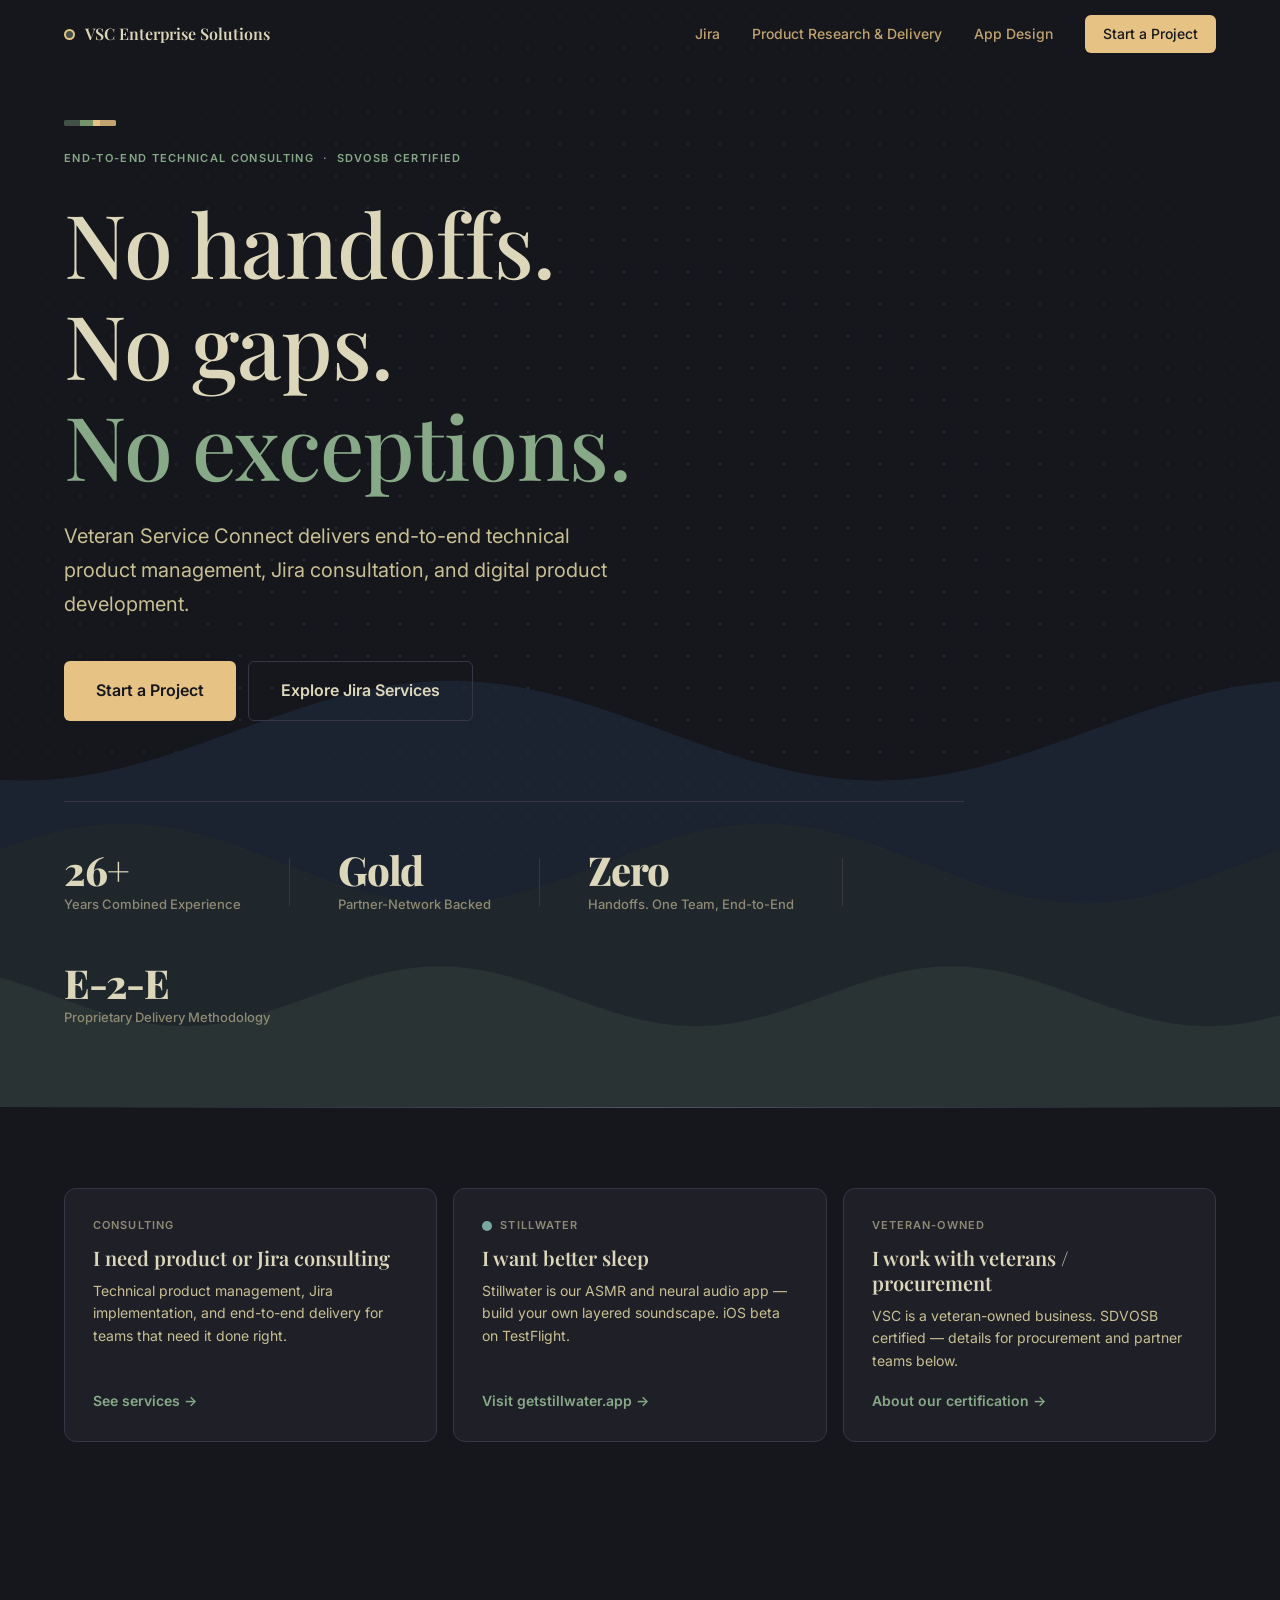
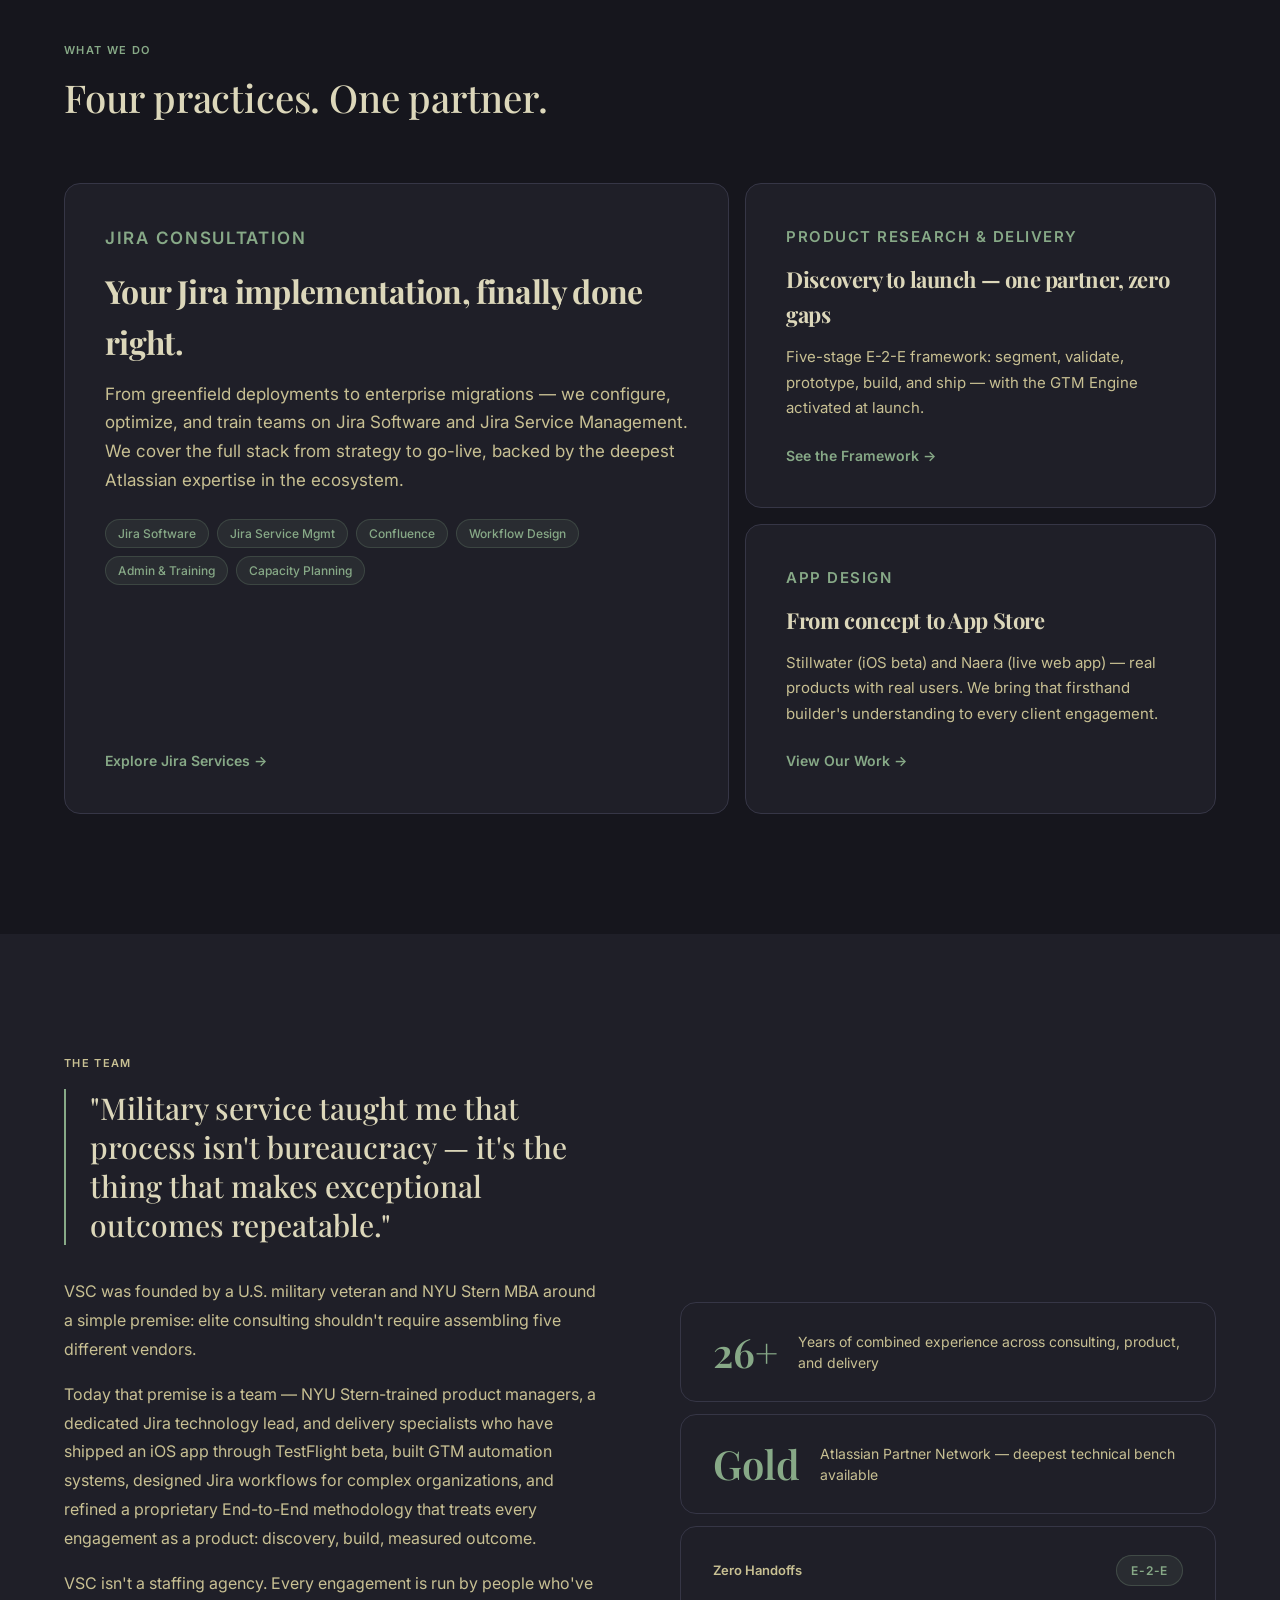
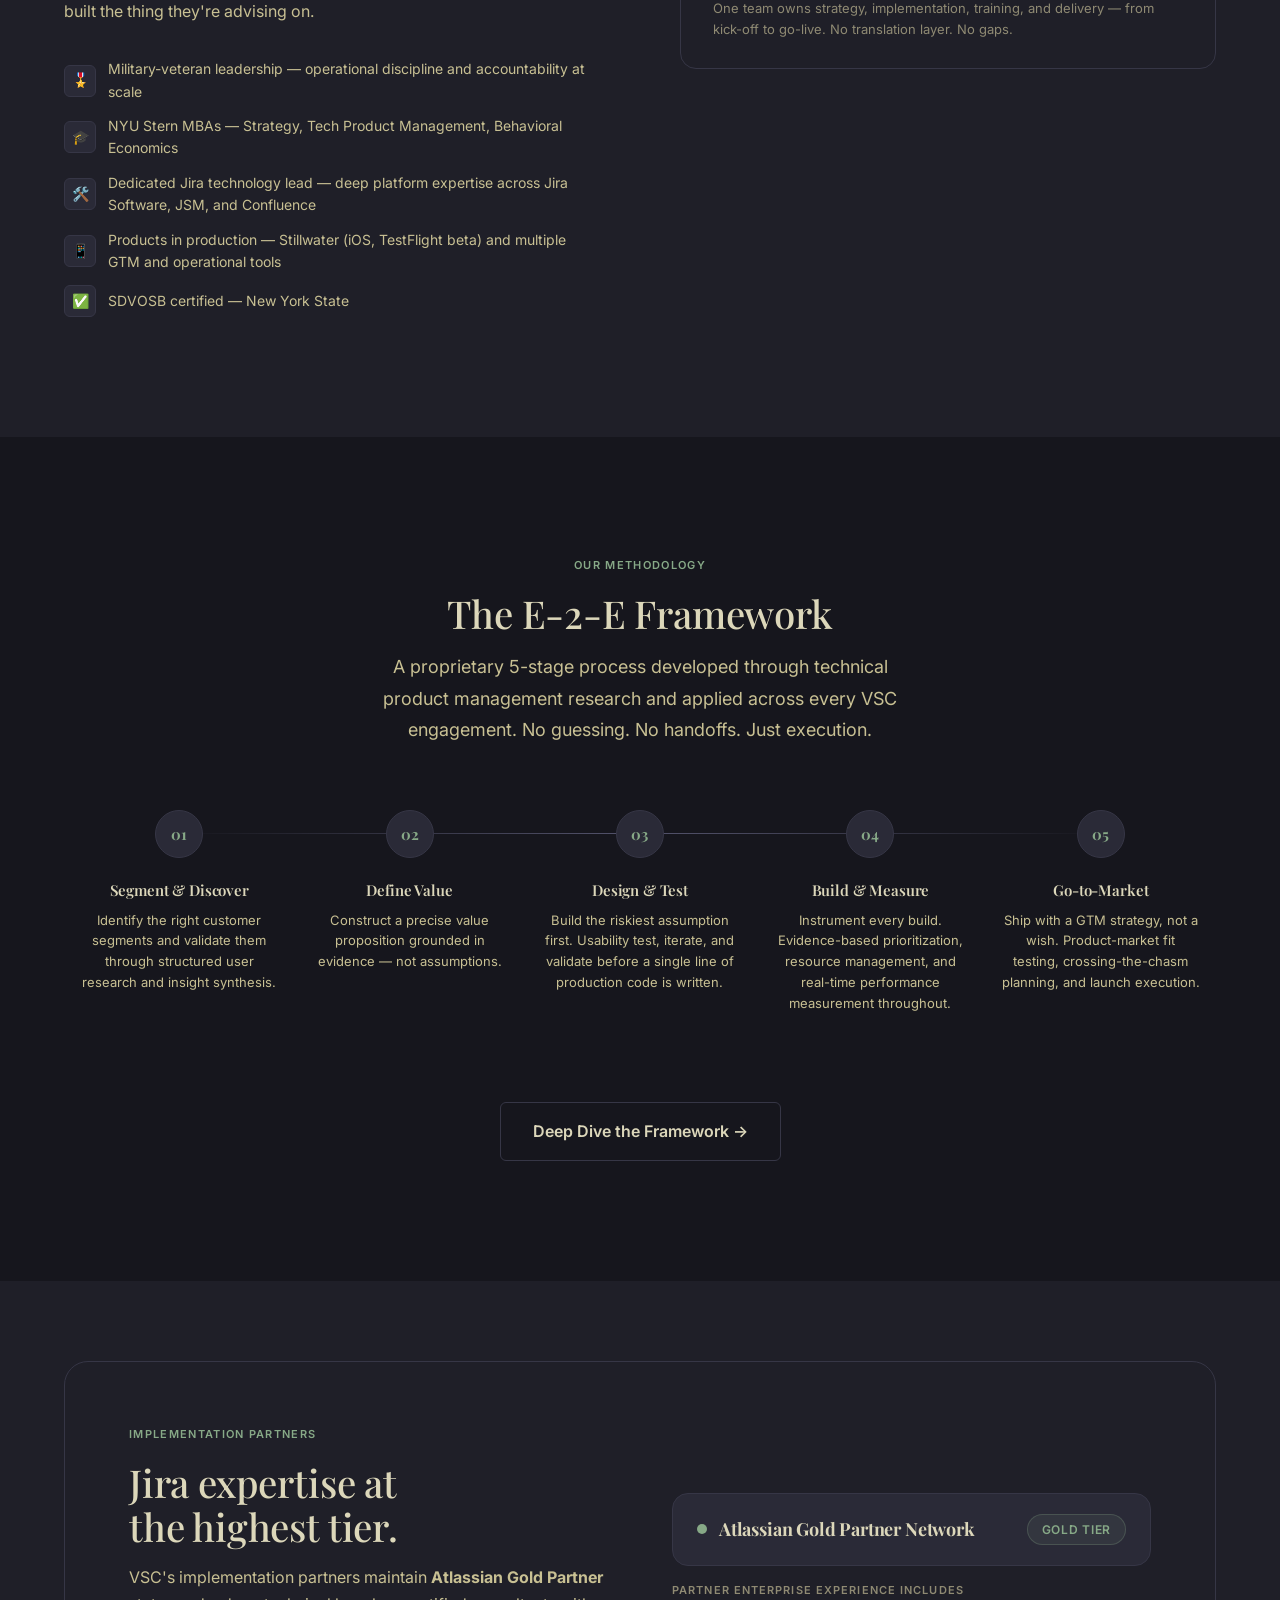
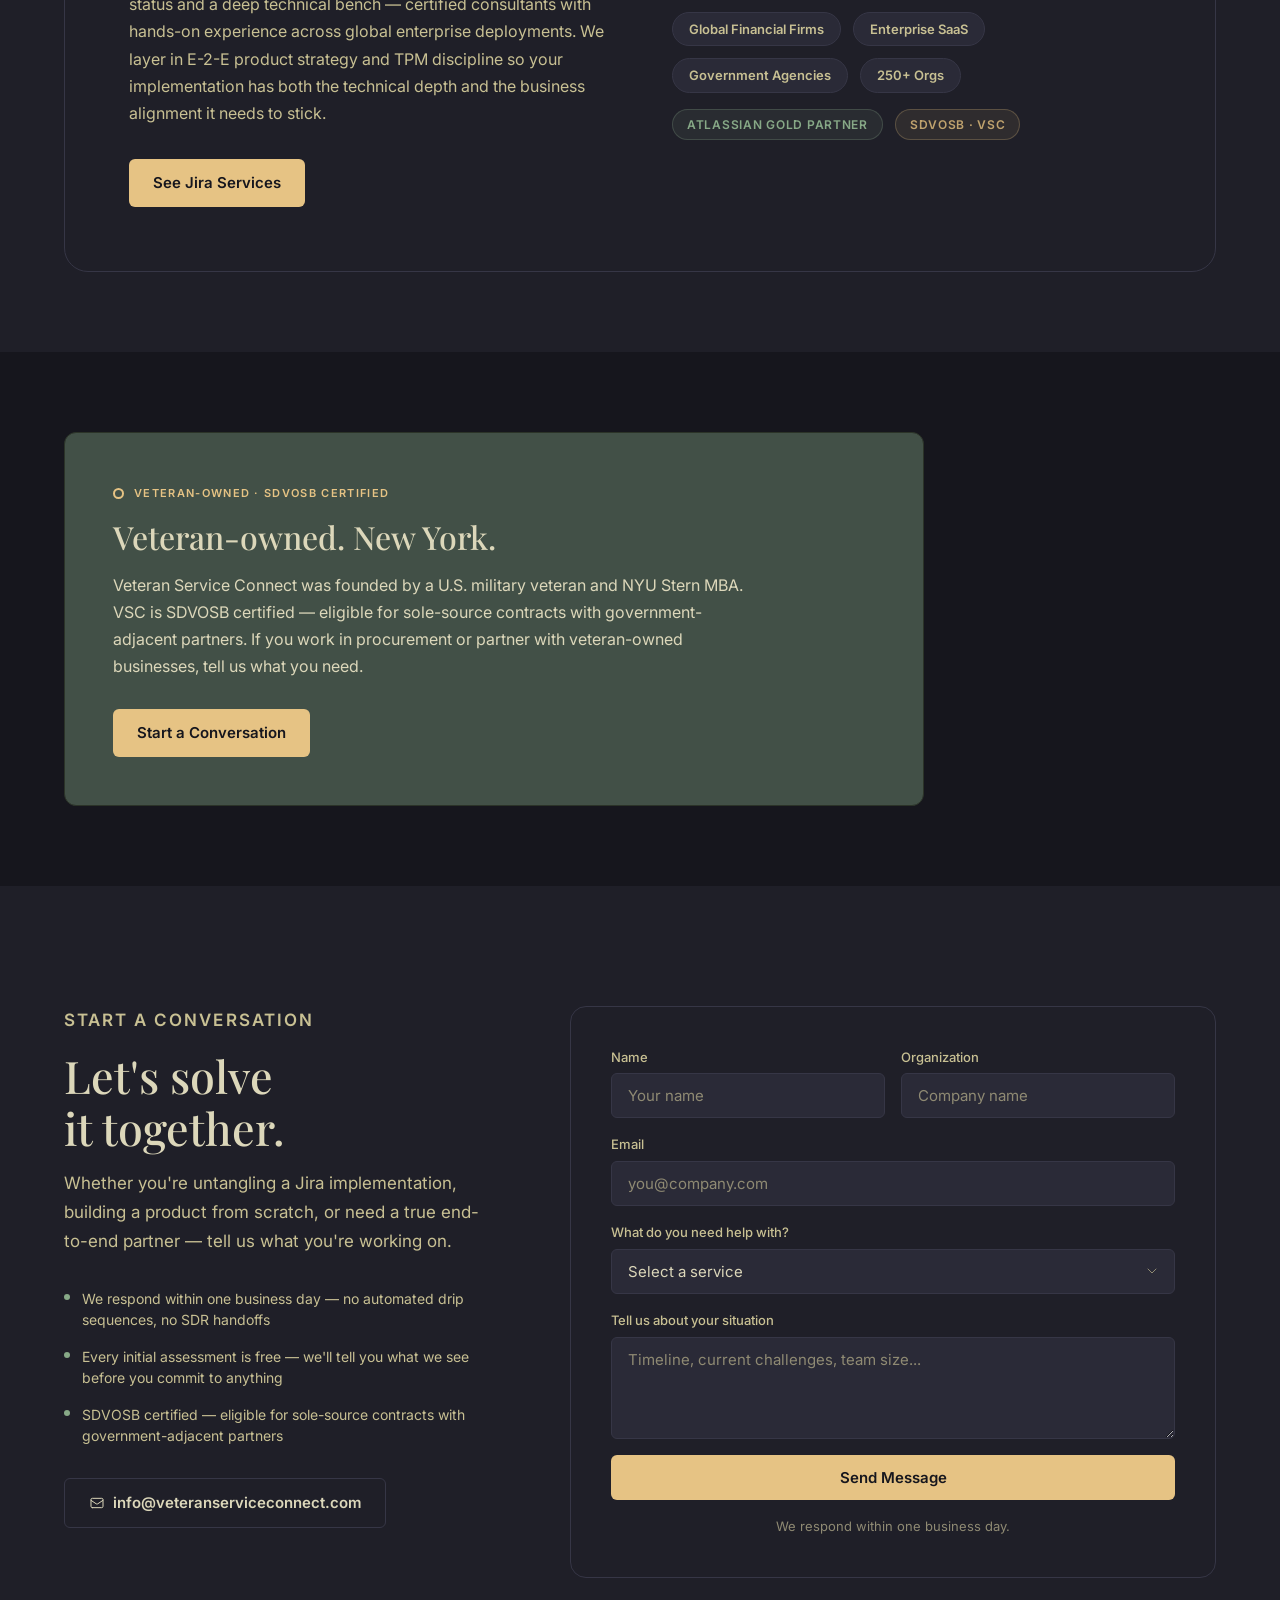
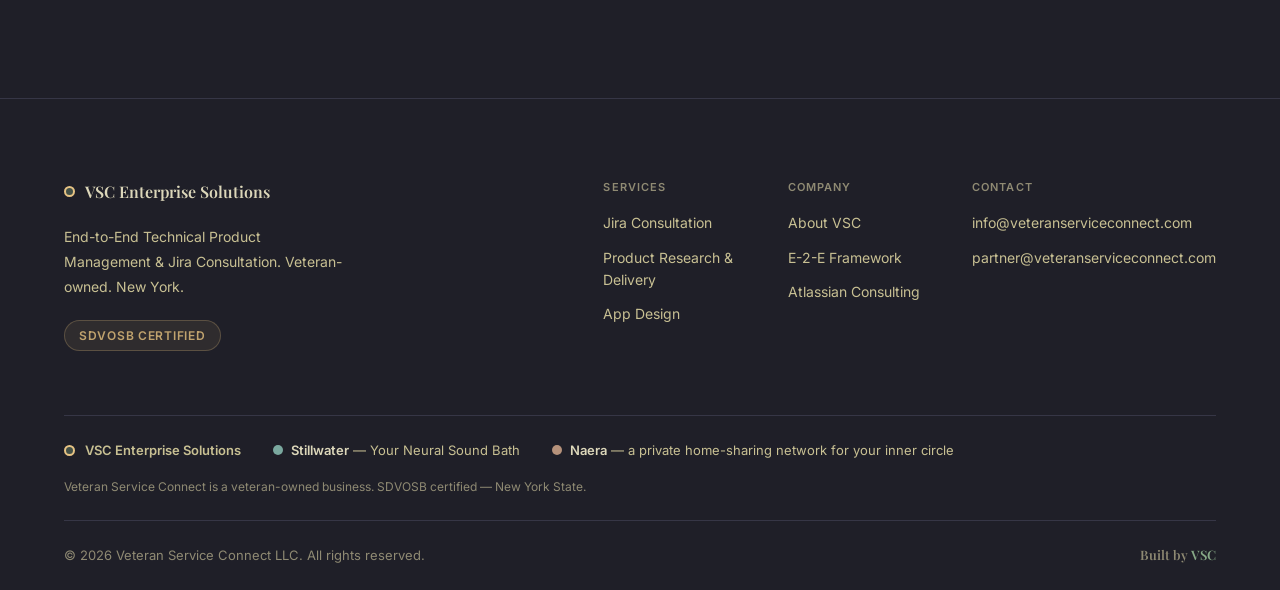
<file: index.html>
<!DOCTYPE html>
<html lang="en" data-page="home">
<head>
  <meta charset="UTF-8" />
  <meta name="viewport" content="width=device-width, initial-scale=1.0" />
  <meta name="description" content="Veteran Service Connect — End-to-End Technical Product Management & Jira Consultation. SDVOSB certified. A military-veteran-led team of Stern-trained product managers and Jira specialists." />
  <meta property="og:title" content="Veteran Service Connect — E-2-E Technical Consulting" />
  <meta property="og:description" content="Military precision meets MBA strategy. Jira, TPM, mobile apps, and growth systems — end-to-end." />
  <title>Veteran Service Connect</title>
  <link rel="icon" type="image/svg+xml" href="/assets/favicon.svg" />
  <link rel="preconnect" href="https://fonts.googleapis.com" />
  <link rel="preconnect" href="https://fonts.gstatic.com" crossorigin />
  <link href="https://fonts.googleapis.com/css2?family=Inter:wght@400;500;600;700&family=Playfair+Display:wght@500;600;700&family=JetBrains+Mono:wght@400;500&display=swap" rel="stylesheet" />
  <link rel="stylesheet" href="/css/styles.css?v=ink-1" />
  <style>
    /* ---- HOME-SPECIFIC ---- */
    .hero-inner {
      position: relative;
      z-index: 1;
      max-width: 900px;
    }
    .hero-waves {
      position: absolute;
      inset: 0;
      width: 100%;
      height: 100%;
      pointer-events: none;
    }
    .hero-inner .ribbon-rail { margin-bottom: 24px; }
    .hero-inner .eyebrow { margin-bottom: 24px; }
    .hero-headline { margin-bottom: 24px; }
    .hero-sub {
      font-size: 20px;
      color: var(--text-2);
      line-height: 1.7;
      max-width: 580px;
      margin-bottom: 40px;
    }
    .hero-cta-group {
      display: flex;
      gap: 12px;
      flex-wrap: wrap;
      margin-bottom: 80px;
    }
    .hero-stats-row {
      display: flex;
      align-items: center;
      gap: 48px;
      padding-top: 48px;
      border-top: 1px solid var(--border);
      flex-wrap: wrap;
    }

    /* ---- BENTO GRID ---- */
    .services-bento {
      display: grid;
      grid-template-columns: repeat(12, 1fr);
      grid-template-rows: auto auto;
      gap: 16px;
    }
    .bento-card {
      background: var(--surface);
      border: 1px solid var(--border);
      border-radius: var(--r-lg);
      padding: 40px;
      display: flex;
      flex-direction: column;
      justify-content: space-between;
      min-height: 280px;
      position: relative;
      overflow: hidden;
      text-decoration: none;
      color: inherit;
      transition: border-color 0.25s, transform 0.25s var(--ease-spring), box-shadow 0.25s;
    }
    .bento-card:hover {
      border-color: var(--border-hover);
      transform: translateY(-3px);
      box-shadow: 0 20px 60px rgba(0,0,0,0.5);
    }
    .bento-card::before {
      content: '';
      position: absolute;
      inset: 0;
      border-radius: inherit;
      opacity: 0;
      transition: opacity 0.3s;
    }
    .bento-card:hover::before { opacity: 1; }

    /* Jira card - spans 7/12 columns and 2 rows */
    .bento-jira {
      grid-column: 1 / 8;
      grid-row: 1 / 3;
      min-height: 580px;
    }
    .bento-jira::before { background: none; }

    /* Three right cards */
    .bento-consulting { grid-column: 8 / 13; grid-row: 1 / 2; }
    .bento-consulting::before { background: none; }

    .bento-apps { grid-column: 8 / 13; grid-row: 2 / 3; }
    .bento-apps::before { background: none; }

    .bento-card-eyebrow {
      font-size: 11px;
      font-weight: 600;
      letter-spacing: 0.1em;
      text-transform: uppercase;
      margin-bottom: 12px;
    }
    .bento-card h3 {
      font-family: var(--font-display);
      font-weight: 700;
      letter-spacing: -0.02em;
      margin-bottom: 12px;
    }
    .bento-jira h3 { font-size: 32px; }
    .bento-consulting h3, .bento-apps h3 { font-size: 22px; }

    .bento-card p {
      color: var(--text-2);
      line-height: 1.7;
    }
    .bento-jira p { font-size: 17px; }
    .bento-consulting p, .bento-apps p { font-size: 15px; }

    .bento-card-arrow {
      display: inline-flex;
      align-items: center;
      gap: 8px;
      font-size: 14px;
      font-weight: 600;
      margin-top: 24px;
      transition: gap 0.2s;
    }
    .bento-card:hover .bento-card-arrow { gap: 12px; }

    .bento-jira .bento-card-eyebrow { color: var(--color-accent); }
    .bento-jira .bento-card-arrow { color: var(--color-accent); }
    .bento-consulting .bento-card-eyebrow { color: var(--color-accent); }
    .bento-consulting .bento-card-arrow { color: var(--color-accent); }
    .bento-apps .bento-card-eyebrow { color: var(--color-accent); }
    .bento-apps .bento-card-arrow { color: var(--color-accent); }

    /* ---- BENTO DECORATIVE ELEMENT (jira card) ---- */
    .jira-visual {
      position: absolute;
      bottom: 0;
      right: 0;
      width: 300px;
      height: 200px;
      opacity: 0.06;
      pointer-events: none;
    }
    .bento-jira-tags {
      display: flex;
      flex-wrap: wrap;
      gap: 8px;
      margin-top: 24px;
    }
    .bento-tag {
      font-size: 12px;
      font-weight: 500;
      padding: 4px 12px;
      border-radius: var(--r-full);
      background: rgba(135,169,135,0.1);
      border: 1px solid rgba(135,169,135,0.2);
      color: var(--color-sage);
    }

    /* ---- FOUNDER SECTION ---- */
    .founder-grid {
      display: grid;
      grid-template-columns: 1fr 1fr;
      gap: 80px;
      align-items: center;
    }
    .founder-quote {
      font-family: var(--font-display);
      font-size: clamp(22px, 2.5vw, 30px);
      font-weight: 500;
      line-height: 1.3;
      letter-spacing: 0;
      color: var(--text);
      border-left: 2px solid var(--color-accent);
      padding-left: 24px;
      margin-bottom: 32px;
    }
    .founder-bio p {
      color: var(--text-2);
      line-height: 1.8;
      margin-bottom: 16px;
    }
    .founder-credentials {
      display: flex;
      flex-direction: column;
      gap: 12px;
      margin-top: 32px;
    }
    .founder-cred {
      display: flex;
      align-items: center;
      gap: 12px;
      font-size: 14px;
      color: var(--text-2);
    }
    .cred-icon {
      width: 32px;
      height: 32px;
      border-radius: var(--r-sm);
      background: var(--surface-2);
      border: 1px solid var(--border);
      display: flex;
      align-items: center;
      justify-content: center;
      font-size: 14px;
      flex-shrink: 0;
    }
    .founder-visual {
      position: relative;
    }
    .founder-card-stack {
      display: flex;
      flex-direction: column;
      gap: 12px;
    }
    .founder-stat-card {
      background: var(--surface);
      border: 1px solid var(--border);
      border-radius: var(--r-lg);
      padding: 28px 32px;
      display: flex;
      align-items: center;
      gap: 20px;
    }
    .founder-stat-card .num {
      font-family: var(--font-display);
      font-size: 40px;
      font-weight: 600;
      letter-spacing: 0;
      line-height: 1;
    }
    .founder-stat-card .num.grad { }
    .founder-stat-card .label {
      font-size: 14px;
      color: var(--text-2);
      line-height: 1.5;
    }

    /* ---- E-2-E PROCESS ---- */
    .e2e-steps {
      display: grid;
      grid-template-columns: repeat(5, 1fr);
      gap: 0;
      position: relative;
      margin-top: 64px;
    }
    .e2e-connector {
      position: absolute;
      top: 23px;
      left: 10%;
      right: 10%;
      height: 1px;
      background: linear-gradient(90deg, transparent, var(--color-border-strong), transparent);
      pointer-events: none;
    }
    .e2e-step {
      display: flex;
      flex-direction: column;
      align-items: center;
      text-align: center;
      padding: 0 16px 40px;
      position: relative;
    }
    .e2e-num {
      width: 48px;
      height: 48px;
      border-radius: 50%;
      background: var(--surface-2);
      border: 1px solid var(--border);
      display: flex;
      align-items: center;
      justify-content: center;
      font-family: var(--font-display);
      font-weight: 700;
      font-size: 15px;
      color: var(--a1);
      position: relative;
      z-index: 1;
      margin-bottom: 20px;
      transition: background 0.2s, border-color 0.2s;
    }
    .e2e-step:hover .e2e-num {
      background: rgba(135,169,135,0.15);
      border-color: rgba(135,169,135,0.4);
    }
    .e2e-step h4 {
      font-family: var(--font-display);
      font-size: 15px;
      font-weight: 600;
      margin-bottom: 8px;
      letter-spacing: -0.01em;
    }
    .e2e-step p {
      font-size: 13px;
      color: var(--text-2);
      line-height: 1.6;
    }

    /* ---- PARTNERSHIP ---- */
    .partnership-section {
      background: var(--surface);
      border-radius: var(--r-xl);
      border: 1px solid var(--border);
      padding: 64px;
      display: grid;
      grid-template-columns: 1fr 1fr;
      gap: 64px;
      align-items: center;
      position: relative;
      overflow: hidden;
    }
    .partnership-section::before { display: none; }
    .partnership-logo-group {
      display: flex;
      flex-direction: column;
      gap: 16px;
    }
    .partnership-main-badge {
      display: inline-flex;
      align-items: center;
      gap: 12px;
      background: var(--surface-2);
      border: 1px solid var(--border);
      border-radius: var(--r-lg);
      padding: 20px 24px;
    }
    .partner-dot {
      width: 10px;
      height: 10px;
      border-radius: 50%;
      background: var(--color-accent);
    }
    .partnership-main-badge .name {
      font-family: var(--font-display);
      font-size: 18px;
      font-weight: 700;
      letter-spacing: -0.01em;
    }
    .partnership-main-badge .tier {
      margin-left: auto;
    }
    .client-proof {
      display: flex;
      flex-direction: column;
      gap: 8px;
    }
    .client-proof-label {
      font-size: 11px;
      font-weight: 600;
      letter-spacing: 0.1em;
      text-transform: uppercase;
      color: var(--text-3);
      margin-bottom: 4px;
    }
    .client-logos-row {
      display: flex;
      flex-wrap: wrap;
      gap: 12px;
    }
    .client-pill {
      font-size: 13px;
      font-weight: 600;
      color: var(--text-2);
      padding: 6px 16px;
      background: var(--surface-2);
      border: 1px solid var(--border);
      border-radius: var(--r-full);
    }

    /* ---- CONTACT SPLIT ---- */
    .contact-split-home {
      display: grid;
      grid-template-columns: 1fr 1fr;
      gap: 80px;
      align-items: start;
    }
    .contact-lede h2 {
      font-family: var(--font-display);
      font-size: clamp(30px, 3.5vw, 46px);
      font-weight: 500;
      line-height: 1.15;
      letter-spacing: 0;
      text-wrap: balance;
      margin-bottom: 16px;
    }
    .contact-lede p {
      font-size: 17px;
      color: var(--text-2);
      line-height: 1.7;
      margin-bottom: 32px;
    }
    .contact-trust {
      display: flex;
      flex-direction: column;
      gap: 16px;
    }
    .contact-trust-item {
      display: flex;
      align-items: flex-start;
      gap: 12px;
      font-size: 14px;
      color: var(--text-2);
      line-height: 1.5;
    }
    .contact-trust-dot {
      width: 6px;
      height: 6px;
      border-radius: 50%;
      background: var(--color-accent);
      margin-top: 6px;
      flex-shrink: 0;
    }
    @media (max-width: 900px) {
      .contact-split-home { grid-template-columns: 1fr; gap: 48px; }
    }

    /* Responsive bento */
    @media (max-width: 900px) {
      .services-bento { grid-template-columns: 1fr; }
      .bento-jira { grid-column: 1; grid-row: auto; min-height: 320px; }
      .bento-consulting { grid-column: 1; grid-row: auto; }
      .bento-apps { grid-column: 1; grid-row: auto; }
      .founder-grid { grid-template-columns: 1fr; gap: 48px; }
      .e2e-steps { grid-template-columns: 1fr 1fr; gap: 32px; }
      .e2e-connector { display: none; }
      .partnership-section { grid-template-columns: 1fr; gap: 40px; padding: 40px; }
      .cta-band { padding: 48px 32px; }
    }
    @media (max-width: 600px) {
      .e2e-steps { grid-template-columns: 1fr; }
    }
  </style>
</head>
<body>

  <!-- NAV -->
  <header class="nav" id="nav">
    <div class="container nav-inner">
      <a href="/" class="nav-logo">
        <span class="coin" aria-hidden="true"></span><span class="nav-logo-text">VSC Enterprise Solutions</span>
      </a>
      <button class="nav-toggle" id="nav-toggle" aria-label="Toggle navigation">
        <span></span><span></span><span></span>
      </button>
      <nav class="nav-links" id="nav-links">
        <a href="/jira">Jira</a>
        <a href="/delivery">Product Research &amp; Delivery</a>
        <a href="/apps">App Design</a>

        <a href="#contact" class="btn btn-primary btn-sm">Start a Project</a>
      </nav>
    </div>
  </header>

  <main>

    <!-- HERO -->
    <section class="hero">
      <div class="hero-dots"></div>
      <canvas class="hero-waves" id="hero-waves" aria-hidden="true"></canvas>
      <div class="container">
        <div class="hero-inner">
          <div class="ribbon-rail reveal" aria-hidden="true"></div>
          <p class="eyebrow reveal">End-to-End Technical Consulting &nbsp;·&nbsp; SDVOSB Certified</p>
          <h1 class="display-xl hero-headline reveal reveal-delay-1">
            No handoffs.<br />
            No gaps.<br />
            <span class="grad-text">No exceptions.</span>
          </h1>
          <p class="hero-sub reveal reveal-delay-2">
            Veteran Service Connect delivers end-to-end technical product management, Jira consultation, and digital product development.
          </p>
          <div class="hero-cta-group reveal reveal-delay-3">
            <a href="#contact" class="btn btn-gradient btn-lg">Start a Project</a>
            <a href="/jira" class="btn btn-ghost btn-lg">Explore Jira Services</a>
          </div>
          <div class="hero-stats-row reveal reveal-delay-4">
            <div class="stat-item">
              <div class="stat-num grad-text-blue" data-count="26">0</div>
              <div class="stat-label">Years Combined Experience</div>
            </div>
            <div class="stat-divider"></div>
            <div class="stat-item">
              <div class="stat-num grad-text-blue">Gold</div>
              <div class="stat-label">Partner-Network Backed</div>
            </div>
            <div class="stat-divider"></div>
            <div class="stat-item">
              <div class="stat-num grad-text-blue">Zero</div>
              <div class="stat-label">Handoffs. One Team, End-to-End</div>
            </div>
            <div class="stat-divider"></div>
            <div class="stat-item">
              <div class="stat-num grad-text-blue">E-2-E</div>
              <div class="stat-label">Proprietary Delivery Methodology</div>
            </div>
          </div>
        </div>
      </div>
    </section>

    <!-- GLOW LINE -->
    <div class="glow-line"></div>

    <!-- ROUTING DOORS -->
    <section class="section-sm" id="start-here">
      <div class="container">
        <div class="doors reveal">
          <a href="#services" class="door-card">
            <span class="door-label">Consulting</span>
            <h3>I need product or Jira consulting</h3>
            <p>Technical product management, Jira implementation, and end-to-end delivery for teams that need it done right.</p>
            <span class="door-arrow">See services →</span>
          </a>
          <a href="https://getstillwater.app" target="_blank" rel="noopener" class="door-card">
            <span class="door-label"><span class="venture-dot venture-dot--stillwater" aria-hidden="true"></span> Stillwater</span>
            <h3>I want better sleep</h3>
            <p>Stillwater is our ASMR and neural audio app — build your own layered soundscape. iOS beta on TestFlight.</p>
            <span class="door-arrow">Visit getstillwater.app →</span>
          </a>
          <a href="#veteran-owned" class="door-card">
            <span class="door-label">Veteran-Owned</span>
            <h3>I work with veterans / procurement</h3>
            <p>VSC is a veteran-owned business. SDVOSB certified — details for procurement and partner teams below.</p>
            <span class="door-arrow">About our certification →</span>
          </a>
        </div>
      </div>
    </section>

    <!-- SERVICES BENTO -->
    <section class="section" id="services">
      <div class="container">
        <div class="section-header reveal">
          <p class="eyebrow">What We Do</p>
          <h2 class="headline">Four practices. One partner.</h2>
        </div>
        <div class="services-bento reveal reveal-delay-1">

          <!-- JIRA — big card -->
          <a href="/jira" class="bento-card bento-jira">
            <div>
              <p class="bento-card-eyebrow">Jira Consultation</p>
              <h3>Your Jira implementation, finally done right.</h3>
              <p>From greenfield deployments to enterprise migrations — we configure, optimize, and train teams on Jira Software and Jira Service Management. We cover the full stack from strategy to go-live, backed by the deepest Atlassian expertise in the ecosystem.</p>
              <div class="bento-jira-tags">
                <span class="bento-tag">Jira Software</span>
                <span class="bento-tag">Jira Service Mgmt</span>
                <span class="bento-tag">Confluence</span>
                <span class="bento-tag">Workflow Design</span>
                <span class="bento-tag">Admin & Training</span>
                <span class="bento-tag">Capacity Planning</span>
              </div>
            </div>
            <span class="bento-card-arrow">Explore Jira Services →</span>
          </a>

          <!-- PRODUCT RESEARCH & DELIVERY -->
          <a href="/delivery" class="bento-card bento-consulting">
            <div>
              <p class="bento-card-eyebrow">Product Research &amp; Delivery</p>
              <h3>Discovery to launch — one partner, zero gaps</h3>
              <p>Five-stage E-2-E framework: segment, validate, prototype, build, and ship — with the GTM Engine activated at launch.</p>
            </div>
            <span class="bento-card-arrow">See the Framework →</span>
          </a>

          <!-- APP DESIGN -->
          <a href="/apps" class="bento-card bento-apps">
            <div>
              <p class="bento-card-eyebrow">App Design</p>
              <h3>From concept to App Store</h3>
              <p>Stillwater (iOS beta) and Naera (live web app) — real products with real users. We bring that firsthand builder's understanding to every client engagement.</p>
            </div>
            <span class="bento-card-arrow">View Our Work →</span>
          </a>

        </div>
      </div>
    </section>

    <!-- FOUNDER SECTION -->
    <section class="section section-dark" id="about">
      <div class="container">
        <div class="founder-grid">
          <div class="founder-bio reveal">
            <p class="eyebrow">The Team</p>
            <div class="founder-quote">
              "Military service taught me that process isn't bureaucracy — it's the thing that makes exceptional outcomes repeatable."
            </div>
            <p>VSC was founded by a U.S. military veteran and NYU Stern MBA around a simple premise: elite consulting shouldn't require assembling five different vendors.</p>
            <p>Today that premise is a team — NYU Stern-trained product managers, a dedicated Jira technology lead, and delivery specialists who have shipped an iOS app through TestFlight beta, built GTM automation systems, designed Jira workflows for complex organizations, and refined a proprietary End-to-End methodology that treats every engagement as a product: discovery, build, measured outcome.</p>
            <p>VSC isn't a staffing agency. Every engagement is run by people who've built the thing they're advising on.</p>
            <div class="founder-credentials">
              <div class="founder-cred">
                <div class="cred-icon">🎖️</div>
                <span>Military-veteran leadership — operational discipline and accountability at scale</span>
              </div>
              <div class="founder-cred">
                <div class="cred-icon">🎓</div>
                <span>NYU Stern MBAs — Strategy, Tech Product Management, Behavioral Economics</span>
              </div>
              <div class="founder-cred">
                <div class="cred-icon">🛠️</div>
                <span>Dedicated Jira technology lead — deep platform expertise across Jira Software, JSM, and Confluence</span>
              </div>
              <div class="founder-cred">
                <div class="cred-icon">📱</div>
                <span>Products in production — Stillwater (iOS, TestFlight beta) and multiple GTM and operational tools</span>
              </div>
              <div class="founder-cred">
                <div class="cred-icon">✅</div>
                <span>SDVOSB certified — New York State</span>
              </div>
            </div>
          </div>
          <div class="founder-visual reveal reveal-delay-2">
            <div class="founder-card-stack">
              <div class="founder-stat-card">
                <div>
                  <div class="num grad-text">26+</div>
                </div>
                <div class="label">Years of combined experience across consulting, product, and delivery</div>
              </div>
              <div class="founder-stat-card">
                <div>
                  <div class="num grad-text">Gold</div>
                </div>
                <div class="label">Atlassian Partner Network — deepest technical bench available</div>
              </div>
              <div class="founder-stat-card card-gradient-border">
                <div style="width:100%">
                  <div style="display:flex;align-items:center;justify-content:space-between;margin-bottom:12px;">
                    <span style="font-size:13px;font-weight:600;color:var(--text-2)">Zero Handoffs</span>
                    <span class="badge badge-indigo">E-2-E</span>
                  </div>
                  <div style="font-size:13px;color:var(--text-3);line-height:1.6;">
                    One team owns strategy, implementation, training, and delivery — from kick-off to go-live. No translation layer. No gaps.
                  </div>
                </div>
              </div>
            </div>
          </div>
        </div>
      </div>
    </section>

    <!-- E-2-E PROCESS -->
    <section class="section" id="process">
      <div class="container">
        <div class="section-header centered reveal">
          <p class="eyebrow">Our Methodology</p>
          <h2 class="headline">The E-2-E Framework</h2>
          <p class="body-l">A proprietary 5-stage process developed through technical product management research and applied across every VSC engagement. No guessing. No handoffs. Just execution.</p>
        </div>
        <div class="e2e-steps reveal reveal-delay-1">
          <div class="e2e-connector"></div>
          <div class="e2e-step">
            <div class="e2e-num">01</div>
            <h4>Segment &amp; Discover</h4>
            <p>Identify the right customer segments and validate them through structured user research and insight synthesis.</p>
          </div>
          <div class="e2e-step">
            <div class="e2e-num">02</div>
            <h4>Define Value</h4>
            <p>Construct a precise value proposition grounded in evidence — not assumptions.</p>
          </div>
          <div class="e2e-step">
            <div class="e2e-num">03</div>
            <h4>Design &amp; Test</h4>
            <p>Build the riskiest assumption first. Usability test, iterate, and validate before a single line of production code is written.</p>
          </div>
          <div class="e2e-step">
            <div class="e2e-num">04</div>
            <h4>Build &amp; Measure</h4>
            <p>Instrument every build. Evidence-based prioritization, resource management, and real-time performance measurement throughout.</p>
          </div>
          <div class="e2e-step">
            <div class="e2e-num">05</div>
            <h4>Go-to-Market</h4>
            <p>Ship with a GTM strategy, not a wish. Product-market fit testing, crossing-the-chasm planning, and launch execution.</p>
          </div>
        </div>
        <div style="text-align:center;margin-top:48px;" class="reveal reveal-delay-2">
          <a href="/delivery" class="btn btn-ghost btn-lg">Deep Dive the Framework →</a>
        </div>
      </div>
    </section>

    <!-- PARTNERSHIP -->
    <section class="section-sm section-dark">
      <div class="container">
        <div class="partnership-section reveal">
          <div>
            <p class="eyebrow" style="margin-bottom:16px;">Implementation Partners</p>
            <h2 class="headline" style="margin-bottom:16px;">Jira expertise at the highest tier.</h2>
            <p class="body" style="color:var(--text-2);margin-bottom:32px;">
              VSC's implementation partners maintain <strong>Atlassian Gold Partner</strong> status and a deep technical bench — certified consultants with hands-on experience across global enterprise deployments. We layer in E-2-E product strategy and TPM discipline so your implementation has both the technical depth and the business alignment it needs to stick.
            </p>
            <a href="/jira" class="btn btn-primary">See Jira Services</a>
          </div>
          <div class="partnership-logo-group">
            <div class="partnership-main-badge">
              <div class="partner-dot"></div>
              <span class="name">Atlassian Gold Partner Network</span>
              <span class="tier"><span class="badge badge-indigo">Gold Tier</span></span>
            </div>
            <div class="client-proof">
              <div class="client-proof-label">Partner enterprise experience includes</div>
              <div class="client-logos-row">
                <span class="client-pill">Global Financial Firms</span>
                <span class="client-pill">Enterprise SaaS</span>
                <span class="client-pill">Government Agencies</span>
                <span class="client-pill">250+ Orgs</span>
              </div>
            </div>
            <div style="display:flex;gap:12px;flex-wrap:wrap;">
              <span class="badge badge-indigo">Atlassian Gold Partner</span>
              <span class="badge badge-gold">SDVOSB · VSC</span>
            </div>
          </div>
        </div>
      </div>
    </section>

    <!-- VETERAN-OWNED PANEL -->
    <section class="section-sm" id="veteran-owned">
      <div class="container">
        <div class="veteran-panel reveal">
          <p class="panel-label"><span class="coin" aria-hidden="true"></span> Veteran-Owned · SDVOSB Certified</p>
          <h2>Veteran-owned. New York.</h2>
          <p>Veteran Service Connect was founded by a U.S. military veteran and NYU Stern MBA. VSC is SDVOSB certified — eligible for sole-source contracts with government-adjacent partners. If you work in procurement or partner with veteran-owned businesses, tell us what you need.</p>
          <a href="#contact" class="btn btn-primary">Start a Conversation</a>
        </div>
      </div>
    </section>

    <!-- CONTACT -->
    <section class="section section-dark" id="contact">
      <div class="container">
        <div class="contact-split-home">
          <div class="contact-lede reveal">
            <p class="eyebrow" style="margin-bottom:16px;">Start a Conversation</p>
            <h2>Let's solve it together.</h2>
            <p>Whether you're untangling a Jira implementation, building a product from scratch, or need a true end-to-end partner — tell us what you're working on.</p>
            <div class="contact-trust">
              <div class="contact-trust-item">
                <div class="contact-trust-dot"></div>
                <span>We respond within one business day — no automated drip sequences, no SDR handoffs</span>
              </div>
              <div class="contact-trust-item">
                <div class="contact-trust-dot"></div>
                <span>Every initial assessment is free — we'll tell you what we see before you commit to anything</span>
              </div>
              <div class="contact-trust-item">
                <div class="contact-trust-dot"></div>
                <span>SDVOSB certified — eligible for sole-source contracts with government-adjacent partners</span>
              </div>
            </div>
            <div style="margin-top:32px;">
              <a href="mailto:info@veteranserviceconnect.com" class="btn btn-ghost" style="display:inline-flex;align-items:center;gap:8px;">
                <svg width="16" height="16" fill="none" viewBox="0 0 24 24"><path d="M3 8l7.89 5.26a2 2 0 002.22 0L21 8M5 19h14a2 2 0 002-2V7a2 2 0 00-2-2H5a2 2 0 00-2 2v10a2 2 0 002 2z" stroke="currentColor" stroke-width="1.5" stroke-linecap="round" stroke-linejoin="round"/></svg>
                info@veteranserviceconnect.com
              </a>
            </div>
          </div>
          <div class="card card-glass reveal reveal-delay-2" style="padding:40px;">
            <form class="form" id="contact-form">
              <input type="hidden" name="_subject" value="New Contact Request — Veteran Service Connect" />
              <input type="hidden" name="form_type" value="General Contact" />
              <div class="form-row">
                <div class="form-group">
                  <label for="name">Name</label>
                  <input type="text" id="name" name="Name" placeholder="Your name" required />
                </div>
                <div class="form-group">
                  <label for="org">Organization</label>
                  <input type="text" id="org" name="Organization" placeholder="Company name" />
                </div>
              </div>
              <div class="form-group">
                <label for="email">Email</label>
                <input type="email" id="email" name="Email" placeholder="you@company.com" required />
              </div>
              <div class="form-group">
                <label for="service">What do you need help with?</label>
                <select id="service" name="Service">
                  <option value="">Select a service</option>
                  <option>Jira Implementation or Optimization</option>
                  <option>Product Research &amp; Delivery</option>
                  <option>App Design &amp; Development</option>
                  <option>GTM / Launch Systems</option>
                  <option>Not sure — let's talk</option>
                </select>
              </div>
              <div class="form-group">
                <label for="message">Tell us about your situation</label>
                <textarea id="message" name="Message" rows="4" placeholder="Timeline, current challenges, team size..."></textarea>
              </div>
              <button type="submit" class="btn btn-gradient btn-full">Send Message</button>
              <p class="form-note">We respond within one business day.</p>
            </form>
          </div>
        </div>
      </div>
    </section>

  </main>

  <!-- FOOTER -->
  <footer class="footer">
    <div class="container">
      <div class="footer-inner">
        <div class="footer-brand">
          <a href="/" class="nav-logo" style="margin-bottom:0">
            <span class="coin" aria-hidden="true"></span><span class="nav-logo-text">VSC Enterprise Solutions</span>
          </a>
          <p>End-to-End Technical Product Management &amp; Jira Consultation. Veteran-owned. New York.</p>
          <div style="display:flex;flex-direction:column;gap:8px;align-items:flex-start;">
            <span class="badge badge-gold">SDVOSB Certified</span>
          </div>
        </div>
        <div class="footer-links-grid">
          <div class="footer-col">
            <h4>Services</h4>
            <a href="/jira">Jira Consultation</a>
            <a href="/delivery">Product Research &amp; Delivery</a>
            <a href="/apps">App Design</a>
          </div>
          <div class="footer-col">
            <h4>Company</h4>
            <a href="#about">About VSC</a>
            <a href="#process">E-2-E Framework</a>
            <a href="/jira">Atlassian Consulting</a>
          </div>
          <div class="footer-col">
            <h4>Contact</h4>
            <a href="mailto:info@veteranserviceconnect.com">info@veteranserviceconnect.com</a>
            <a href="mailto:partner@veteranserviceconnect.com">partner@veteranserviceconnect.com</a>
          </div>
        </div>
      </div>
      <!-- FAMILY STRIP -->
      <div class="family-strip">
        <span class="family-strip-brand"><span class="coin" aria-hidden="true"></span> VSC Enterprise Solutions</span>
        <a href="https://getstillwater.app" target="_blank" rel="noopener" class="family-link">
          <span class="venture-dot venture-dot--stillwater" aria-hidden="true"></span>
          <span><strong>Stillwater</strong> — Your Neural Sound Bath</span>
        </a>
        <a href="https://naera.app" target="_blank" rel="noopener" class="family-link">
          <span class="venture-dot venture-dot--naera" aria-hidden="true"></span>
          <span><strong>Naera</strong> — a private home-sharing network for your inner circle</span>
        </a>
        <p class="family-strip-cert">Veteran Service Connect is a veteran-owned business. SDVOSB certified — New York State.</p>
      </div>
      <div class="footer-bottom">
        <p>© 2026 Veteran Service Connect LLC. All rights reserved.</p>
        <div class="footer-built">Built by <span>VSC</span></div>
      </div>
    </div>
  </footer>

  <script src="/js/main.js?v=ink-1"></script>
</body>
</html>
</file>
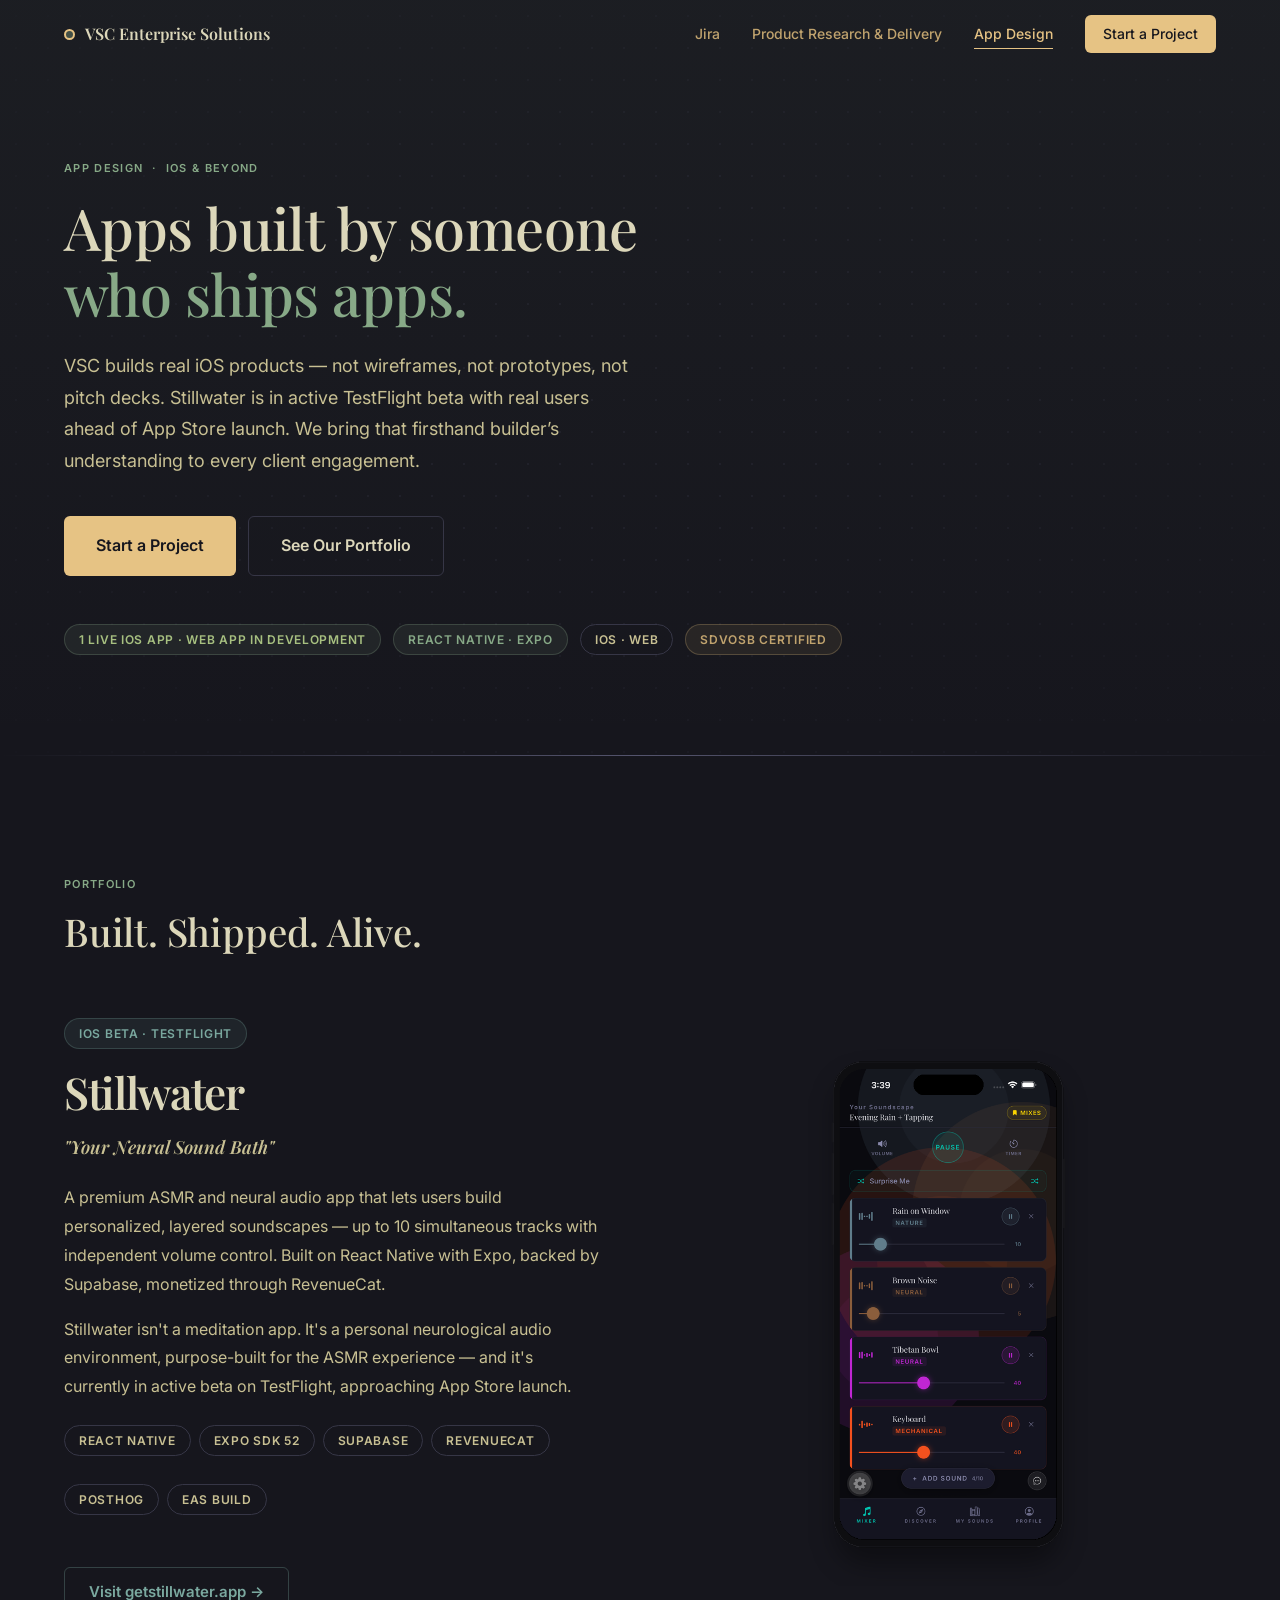
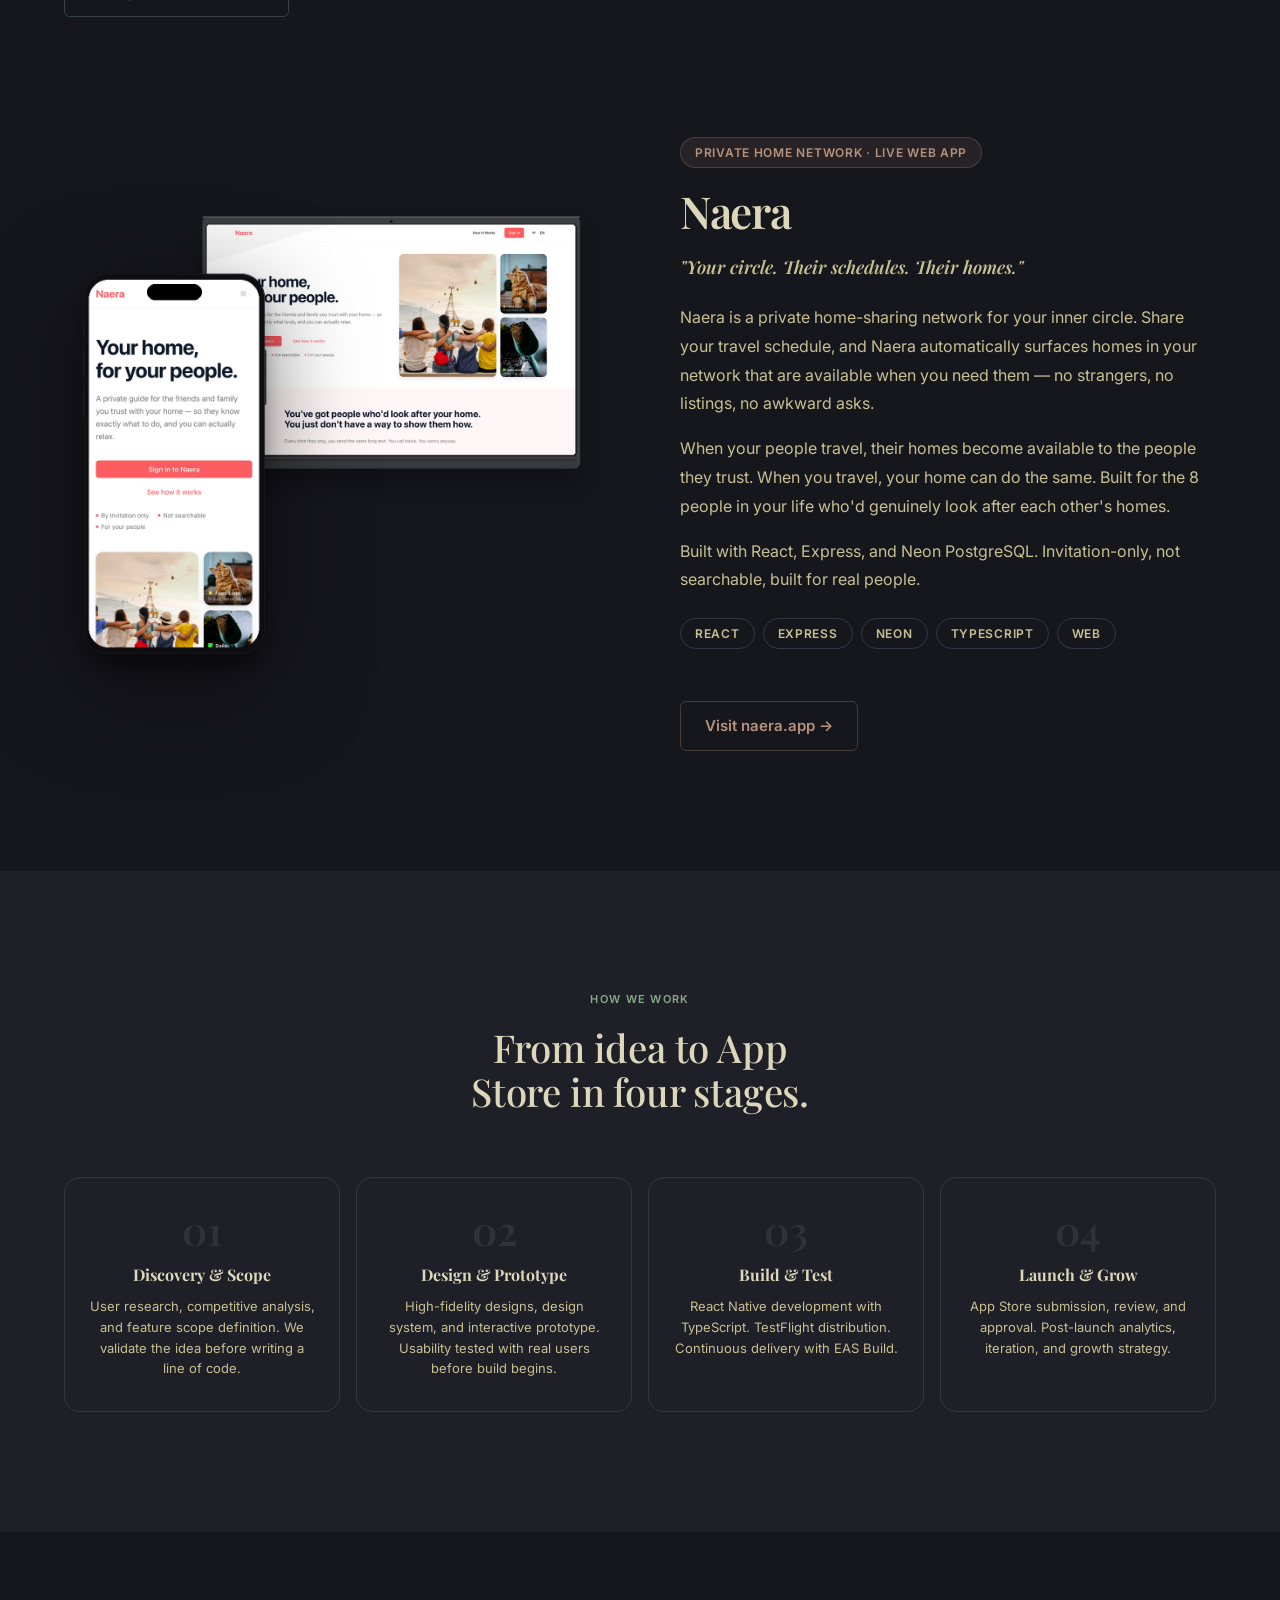
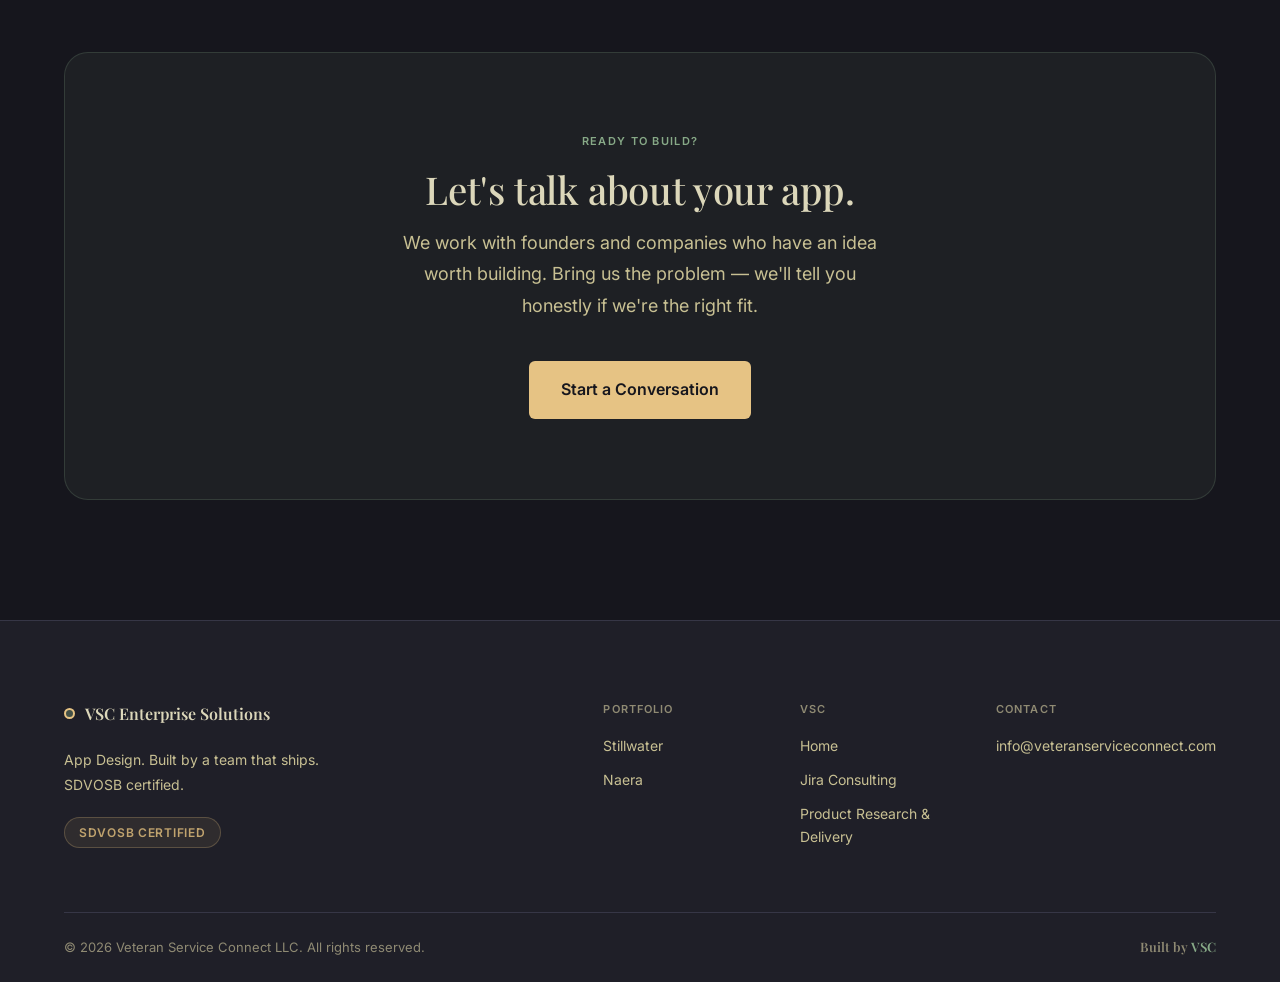
<file: apps.html>
<!DOCTYPE html>
<html lang="en" data-page="apps">
<head>
  <meta charset="UTF-8" />
  <meta name="viewport" content="width=device-width, initial-scale=1.0" />
  <meta name="description" content="VSC App Design — Stillwater ASMR, Naera property management. From concept to App Store, built by a team that's done it." />
  <title>App Design — Veteran Service Connect</title>
  <link rel="icon" type="image/svg+xml" href="/assets/favicon.svg" />
  <link rel="preconnect" href="https://fonts.googleapis.com" />
  <link rel="preconnect" href="https://fonts.gstatic.com" crossorigin />
  <link href="https://fonts.googleapis.com/css2?family=Inter:wght@400;500;600;700&family=Playfair+Display:wght@500;600;700&family=JetBrains+Mono:wght@400;500&display=swap" rel="stylesheet" />
  <link rel="stylesheet" href="/css/styles.css?v=ink-1" />
  <style>
    .page-hero { background: linear-gradient(180deg, rgba(135,169,135,0.05) 0%, transparent 100%); }

    /* App showcase */
    .app-showcase {
      display: grid;
      grid-template-columns: 1fr 1fr;
      gap: 80px;
      align-items: center;
    }
    .app-showcase.reverse { direction: rtl; }
    .app-showcase.reverse > * { direction: ltr; }

    .app-info .badge { margin-bottom: 20px; }
    .app-info h2 {
      font-family: var(--font-display);
      font-size: clamp(30px, 3.5vw, 44px);
      font-weight: 600;
      letter-spacing: -0.03em;
      margin-bottom: 16px;
      line-height: 1.05;
    }
    .app-info .tagline {
      font-family: var(--font-display);
      font-size: 18px;
      font-weight: 600;
      color: var(--text-2);
      font-style: italic;
      margin-bottom: 20px;
    }
    .app-info p { color: var(--text-2); line-height: 1.8; margin-bottom: 16px; }
    .app-info .app-meta {
      display: flex;
      flex-wrap: wrap;
      gap: 8px;
      margin-top: 24px;
    }

    /* Phone mockup — real PNG frames */
    .phone-mockup {
      display: flex;
      justify-content: center;
      align-items: center;
    }
    .phone-mockup img {
      width: 280px;
      height: auto;
      display: block;
    }

    /* Process */
    .process-cards {
      display: grid;
      grid-template-columns: repeat(4, 1fr);
      gap: 16px;
    }
    .process-card {
      background: var(--surface);
      border: 1px solid var(--border);
      border-radius: var(--r-lg);
      padding: 32px 24px;
      text-align: center;
      transition: border-color 0.2s, transform 0.2s;
    }
    .process-card:hover { border-color: rgba(135,169,135,0.3); transform: translateY(-2px); }
    .process-card-num {
      font-family: var(--font-display);
      font-size: 40px;
      font-weight: 600;
      color: rgba(135,169,135,0.15);
      margin-bottom: 12px;
      line-height: 1;
    }
    .process-card h3 { font-family: var(--font-display); font-size: 16px; font-weight: 700; margin-bottom: 8px; }
    .process-card p { font-size: 13px; color: var(--text-2); line-height: 1.6; }

    /* Naera device stack — iPhone in front, MacBook behind */
    .naera-device-stack {
      position: relative;
      min-height: 480px;
    }
    .naera-macbook-img {
      position: absolute;
      right: 0;
      top: 0;
      width: 78%;
      height: auto;
      display: block;
    }
    .naera-phone-img {
      position: absolute;
      left: 0;
      bottom: 0;
      z-index: 2;
      width: 220px;
      height: auto;
      display: block;
      filter: drop-shadow(0 24px 48px rgba(0,0,0,0.5));
    }

    @media (max-width: 900px) {
      .app-showcase { grid-template-columns: 1fr; gap: 48px; }
      .app-showcase.reverse { direction: ltr; }
      .phone-mockup { order: -1; }
      .naera-device-stack { min-height: 320px; }
      .naera-macbook-img { width: 80%; }
      .naera-phone-img { width: 150px; }
      .phone-mockup img { width: 220px; }
      .process-cards { grid-template-columns: 1fr 1fr; }
    }
    @media (max-width: 500px) {
      .process-cards { grid-template-columns: 1fr; }
    }
  </style>
</head>
<body>

  <header class="nav" id="nav">
    <div class="container nav-inner">
      <a href="/" class="nav-logo">
        <span class="coin" aria-hidden="true"></span><span class="nav-logo-text">VSC Enterprise Solutions</span>
        
      </a>
      <button class="nav-toggle" id="nav-toggle" aria-label="Toggle navigation">
        <span></span><span></span><span></span>
      </button>
      <nav class="nav-links" id="nav-links">
        <a href="/jira">Jira</a>
        <a href="/delivery">Product Research &amp; Delivery</a>
        <a href="/apps" class="active">App Design</a>
        
        <a href="#contact" class="btn btn-primary btn-sm">Start a Project</a>
      </nav>
    </div>
  </header>

  <main>

    <section class="page-hero">
      <div class="orb orb-3" style="opacity:0.6;bottom:auto;top:20%;left:auto;right:10%"></div>
      <div class="hero-dots" style="opacity:0.4"></div>
      <div class="container">
        <p class="eyebrow reveal" style="color:var(--color-accent)">App Design &nbsp;·&nbsp; iOS &amp; Beyond</p>
        <h1 class="display-l reveal reveal-delay-1" style="max-width:800px;margin-top:16px;margin-bottom:24px;">
          Apps built by someone<br />
          <span style="color:var(--color-accent);">who ships apps.</span>
        </h1>
        <p class="body-l reveal reveal-delay-2" style="color:var(--text-2);max-width:580px;margin-bottom:40px;">
          VSC builds real iOS products — not wireframes, not prototypes, not pitch decks. Stillwater is in active TestFlight beta with real users ahead of App Store launch. We bring that firsthand builder’s understanding to every client engagement.
        </p>
        <div style="display:flex;gap:12px;flex-wrap:wrap;" class="reveal reveal-delay-3">
          <a href="#contact" class="btn btn-gradient btn-lg" style="background:var(--color-action-bg)">Start a Project</a>
          <a href="#portfolio" class="btn btn-ghost btn-lg">See Our Portfolio</a>
        </div>
        <div style="margin-top:48px;display:flex;gap:12px;flex-wrap:wrap;" class="reveal reveal-delay-4">
          <span class="badge" style="background:rgba(135,169,135,0.1);border:1px solid rgba(135,169,135,0.25);color:var(--color-sage-bright);">1 Live iOS App · Web App in Development</span>
          <span class="badge badge-indigo">React Native · Expo</span>
          <span class="badge badge-outline">iOS · Web</span>
          <span class="badge badge-gold">SDVOSB Certified</span>
        </div>
      </div>
    </section>

    <div class="glow-line"></div>

    <!-- PORTFOLIO -->
    <section class="section" id="portfolio">
      <div class="container">
        <div class="section-header reveal">
          <p class="eyebrow" style="color:var(--color-accent)">Portfolio</p>
          <h2 class="headline">Built. Shipped. Alive.</h2>
        </div>

        <!-- STILLWATER -->
        <div class="app-showcase" style="margin-bottom:120px;">
          <div class="app-info reveal">
            <span class="badge" style="background:rgba(122,168,159,0.1);border:1px solid rgba(122,168,159,0.25);color:var(--color-wave-aqua);margin-bottom:20px;display:inline-flex;">iOS Beta · TestFlight</span>
            <h2>Stillwater</h2>
            <p class="tagline">"Your Neural Sound Bath"</p>
            <p>A premium ASMR and neural audio app that lets users build personalized, layered soundscapes — up to 10 simultaneous tracks with independent volume control. Built on React Native with Expo, backed by Supabase, monetized through RevenueCat.</p>
            <p>Stillwater isn't a meditation app. It's a personal neurological audio environment, purpose-built for the ASMR experience — and it's currently in active beta on TestFlight, approaching App Store launch.</p>
            <div class="app-meta">
              <span class="badge badge-outline">React Native</span>
              <span class="badge badge-outline">Expo SDK 52</span>
              <span class="badge badge-outline">Supabase</span>
              <span class="badge badge-outline">RevenueCat</span>
              <span class="badge badge-outline">PostHog</span>
              <span class="badge badge-outline">EAS Build</span>
            </div>
            <div style="margin-top:32px;">
              <a href="https://getstillwater.app" target="_blank" rel="noopener" class="btn btn-ghost" style="border-color:rgba(122,168,159,0.3);color:var(--color-wave-aqua);">Visit getstillwater.app →</a>
            </div>
          </div>
          <div class="phone-mockup reveal reveal-delay-2">
            <img src="/assets/stillwater-iphone.png" alt="Stillwater mixer on iPhone 15 Pro" />
          </div>
        </div>

        <!-- NAERA -->
        <div class="app-showcase reverse">
          <div class="app-info reveal">
            <span class="badge" style="background:rgba(182,146,123,0.1);border:1px solid rgba(182,146,123,0.25);color:var(--color-terracotta);margin-bottom:20px;display:inline-flex;">Private Home Network · Live Web App</span>
            <h2>Naera</h2>
            <p class="tagline">"Your circle. Their schedules. Their homes."</p>
            <p>Naera is a private home-sharing network for your inner circle. Share your travel schedule, and Naera automatically surfaces homes in your network that are available when you need them — no strangers, no listings, no awkward asks.</p>
            <p>When your people travel, their homes become available to the people they trust. When you travel, your home can do the same. Built for the 8 people in your life who'd genuinely look after each other's homes.</p>
            <p>Built with React, Express, and Neon PostgreSQL. Invitation-only, not searchable, built for real people.</p>
            <div class="app-meta">
              <span class="badge badge-outline">React</span>
              <span class="badge badge-outline">Express</span>
              <span class="badge badge-outline">Neon</span>
              <span class="badge badge-outline">TypeScript</span>
              <span class="badge badge-outline">Web</span>
            </div>
            <div style="margin-top:32px;">
              <a href="https://naera.app" target="_blank" rel="noopener" class="btn btn-ghost" style="border-color:rgba(182,146,123,0.3);color:var(--color-terracotta);">Visit naera.app →</a>
            </div>
          </div>
          <div class="naera-device-stack reveal reveal-delay-2">
            <!-- MacBook display (behind, top-right) -->
            <a href="https://naera.app" target="_blank" rel="noopener">
              <img src="/assets/naera-macbook.png" alt="Naera on MacBook" class="naera-macbook-img" />
            </a>
            <!-- iPhone (in front, bottom-left) -->
            <img src="/assets/naera-iphone.png" alt="Naera on iPhone 15 Pro" class="naera-phone-img" />
          </div>
        </div>
      </div>
    </section>

    <!-- PROCESS -->
    <section class="section section-dark">
      <div class="container">
        <div class="section-header centered reveal">
          <p class="eyebrow" style="color:var(--color-accent)">How We Work</p>
          <h2 class="headline">From idea to App Store in four stages.</h2>
        </div>
        <div class="process-cards reveal reveal-delay-1">
          <div class="process-card">
            <div class="process-card-num">01</div>
            <h3>Discovery &amp; Scope</h3>
            <p>User research, competitive analysis, and feature scope definition. We validate the idea before writing a line of code.</p>
          </div>
          <div class="process-card">
            <div class="process-card-num">02</div>
            <h3>Design &amp; Prototype</h3>
            <p>High-fidelity designs, design system, and interactive prototype. Usability tested with real users before build begins.</p>
          </div>
          <div class="process-card">
            <div class="process-card-num">03</div>
            <h3>Build &amp; Test</h3>
            <p>React Native development with TypeScript. TestFlight distribution. Continuous delivery with EAS Build.</p>
          </div>
          <div class="process-card">
            <div class="process-card-num">04</div>
            <h3>Launch &amp; Grow</h3>
            <p>App Store submission, review, and approval. Post-launch analytics, iteration, and growth strategy.</p>
          </div>
        </div>
      </div>
    </section>

    <!-- CTA -->
    <section class="section" id="contact">
      <div class="container">
        <div style="background:rgba(135,169,135,0.07);border:1px solid rgba(135,169,135,0.2);border-radius:var(--r-xl);padding:80px;text-align:center;" class="reveal">
          <p class="eyebrow" style="color:var(--color-accent);margin-bottom:16px;">Ready to Build?</p>
          <h2 class="headline" style="margin-bottom:16px;">Let's talk about your app.</h2>
          <p class="body-l" style="color:var(--text-2);max-width:480px;margin:0 auto 40px;">We work with founders and companies who have an idea worth building. Bring us the problem — we'll tell you honestly if we're the right fit.</p>
          <a href="mailto:info@veteranserviceconnect.com?subject=Mobile App Project" class="btn btn-gradient btn-lg" style="background:var(--color-action-bg)">Start a Conversation</a>
        </div>
      </div>
    </section>

  </main>

  <footer class="footer">
    <div class="container">
      <div class="footer-inner">
        <div class="footer-brand">
          <a href="/" class="nav-logo"><span class="coin" aria-hidden="true"></span><span class="nav-logo-text">VSC Enterprise Solutions</span></a>
          <p>App Design. Built by a team that ships. SDVOSB certified.</p>
          <span class="badge badge-gold">SDVOSB Certified</span>
        </div>
        <div class="footer-links-grid">
          <div class="footer-col">
            <h4>Portfolio</h4>
            <a href="#portfolio">Stillwater</a>
            <a href="#portfolio">Naera</a>
          </div>
          <div class="footer-col">
            <h4>VSC</h4>
            <a href="/">Home</a>
            <a href="/jira">Jira Consulting</a>
            <a href="/delivery">Product Research &amp; Delivery</a>
            
          </div>
          <div class="footer-col">
            <h4>Contact</h4>
            <a href="mailto:info@veteranserviceconnect.com">info@veteranserviceconnect.com</a>
          </div>
        </div>
      </div>
      <div class="footer-bottom">
        <p>© 2026 Veteran Service Connect LLC. All rights reserved.</p>
        <div class="footer-built">Built by <span>VSC</span></div>
      </div>
    </div>
  </footer>

  <script src="/js/main.js?v=ink-1"></script>
</body>
</html>
</file>
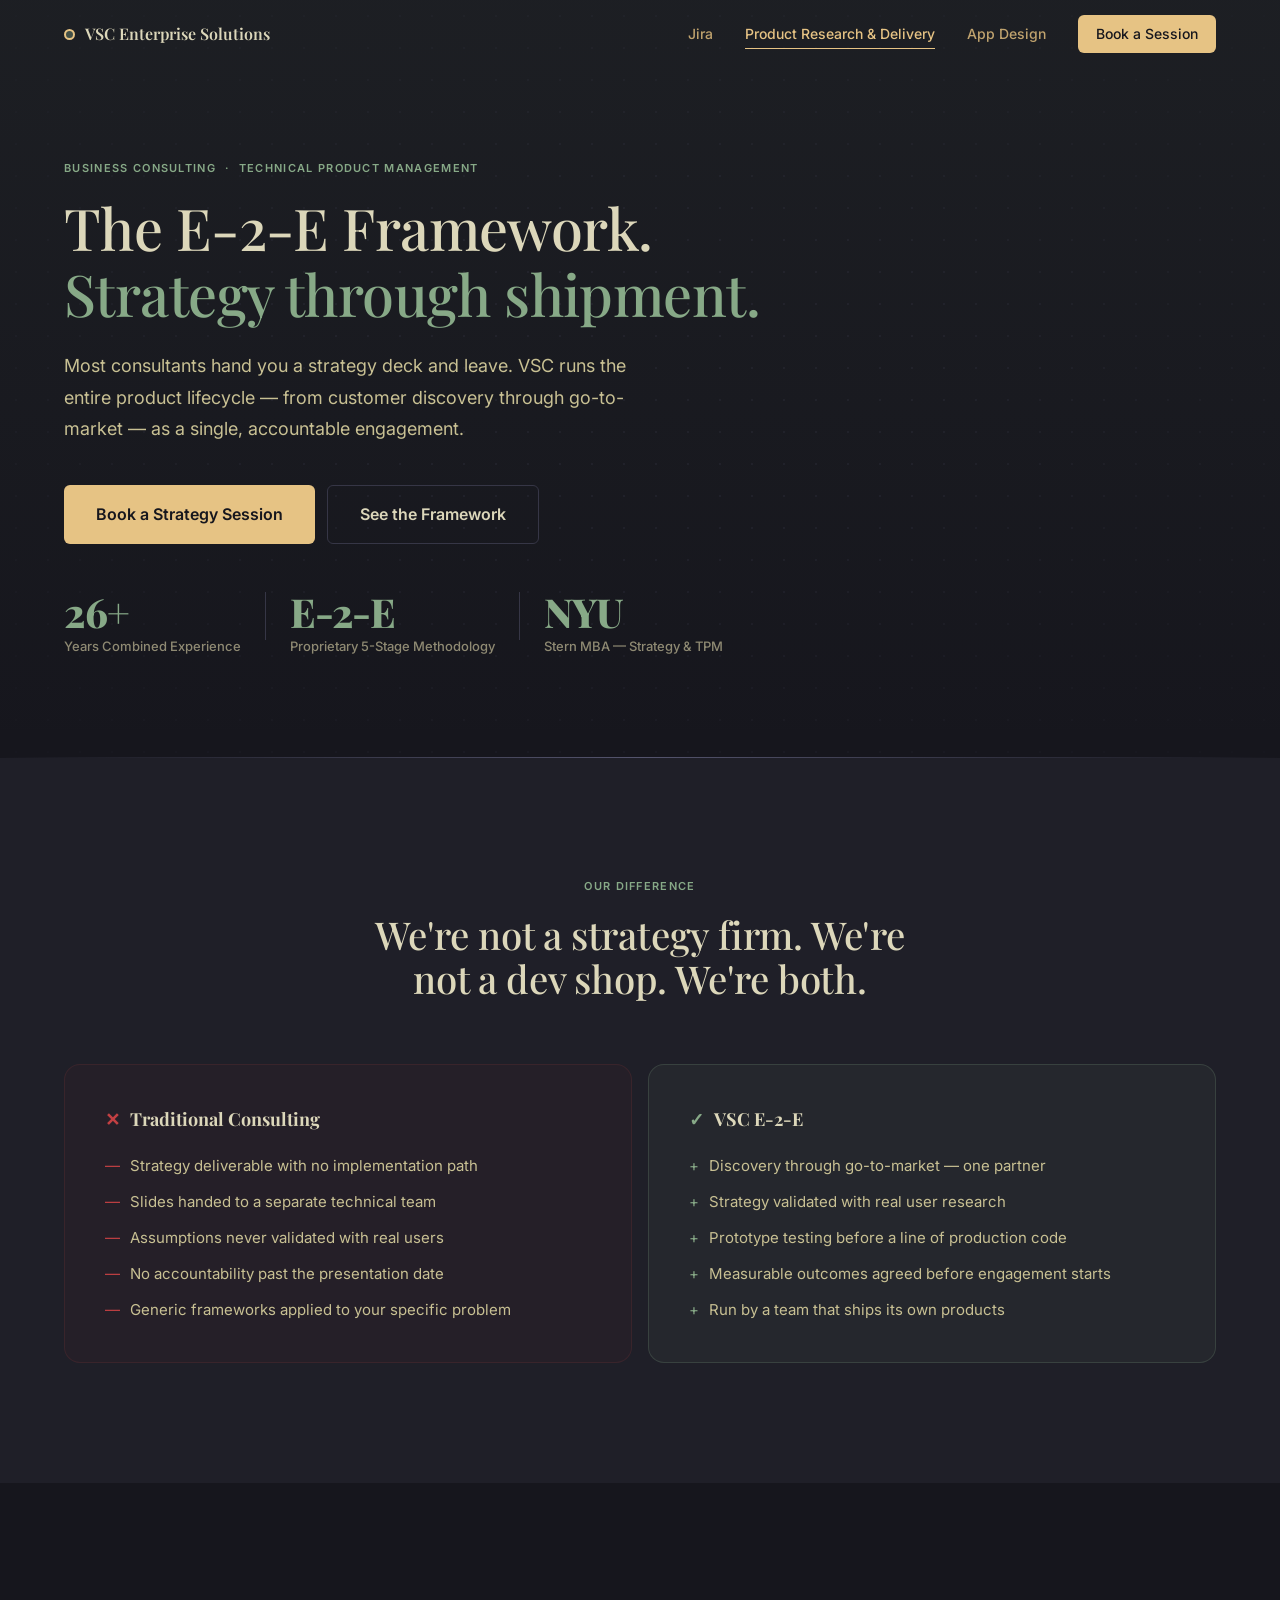
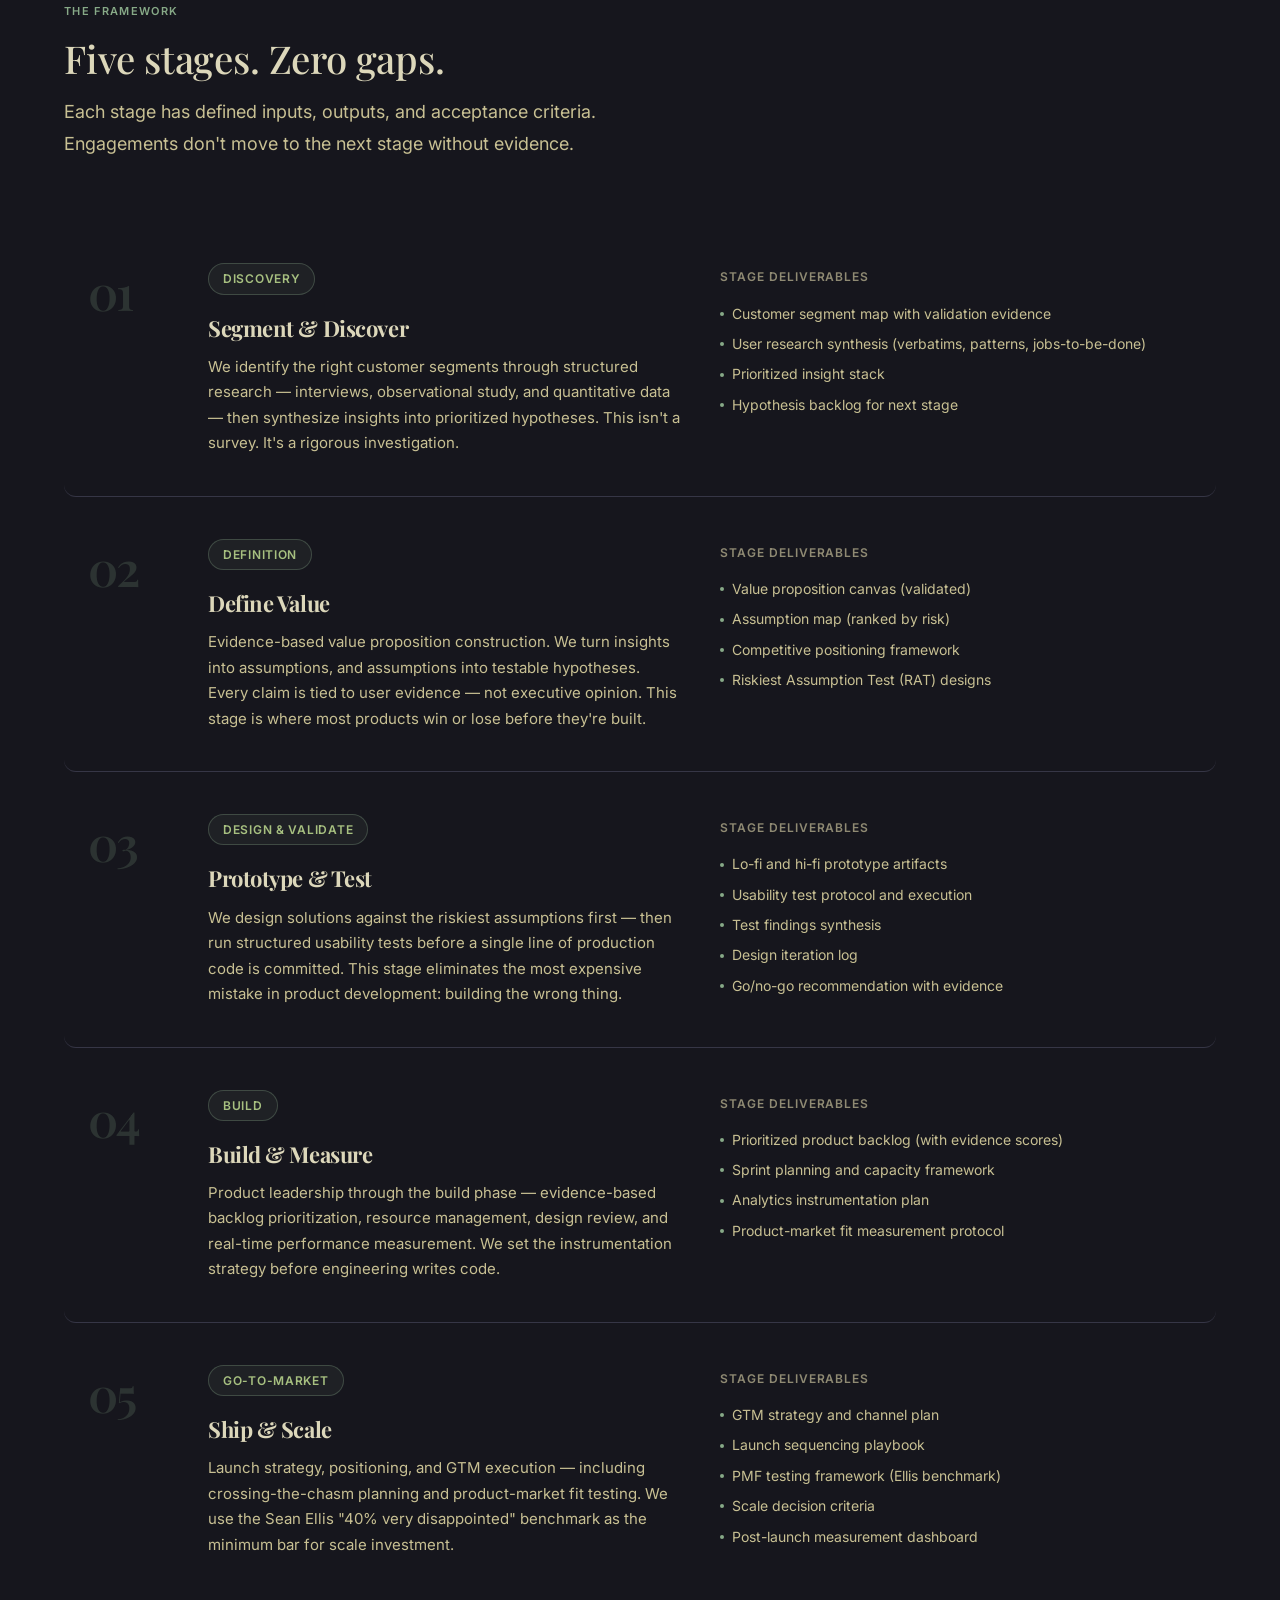
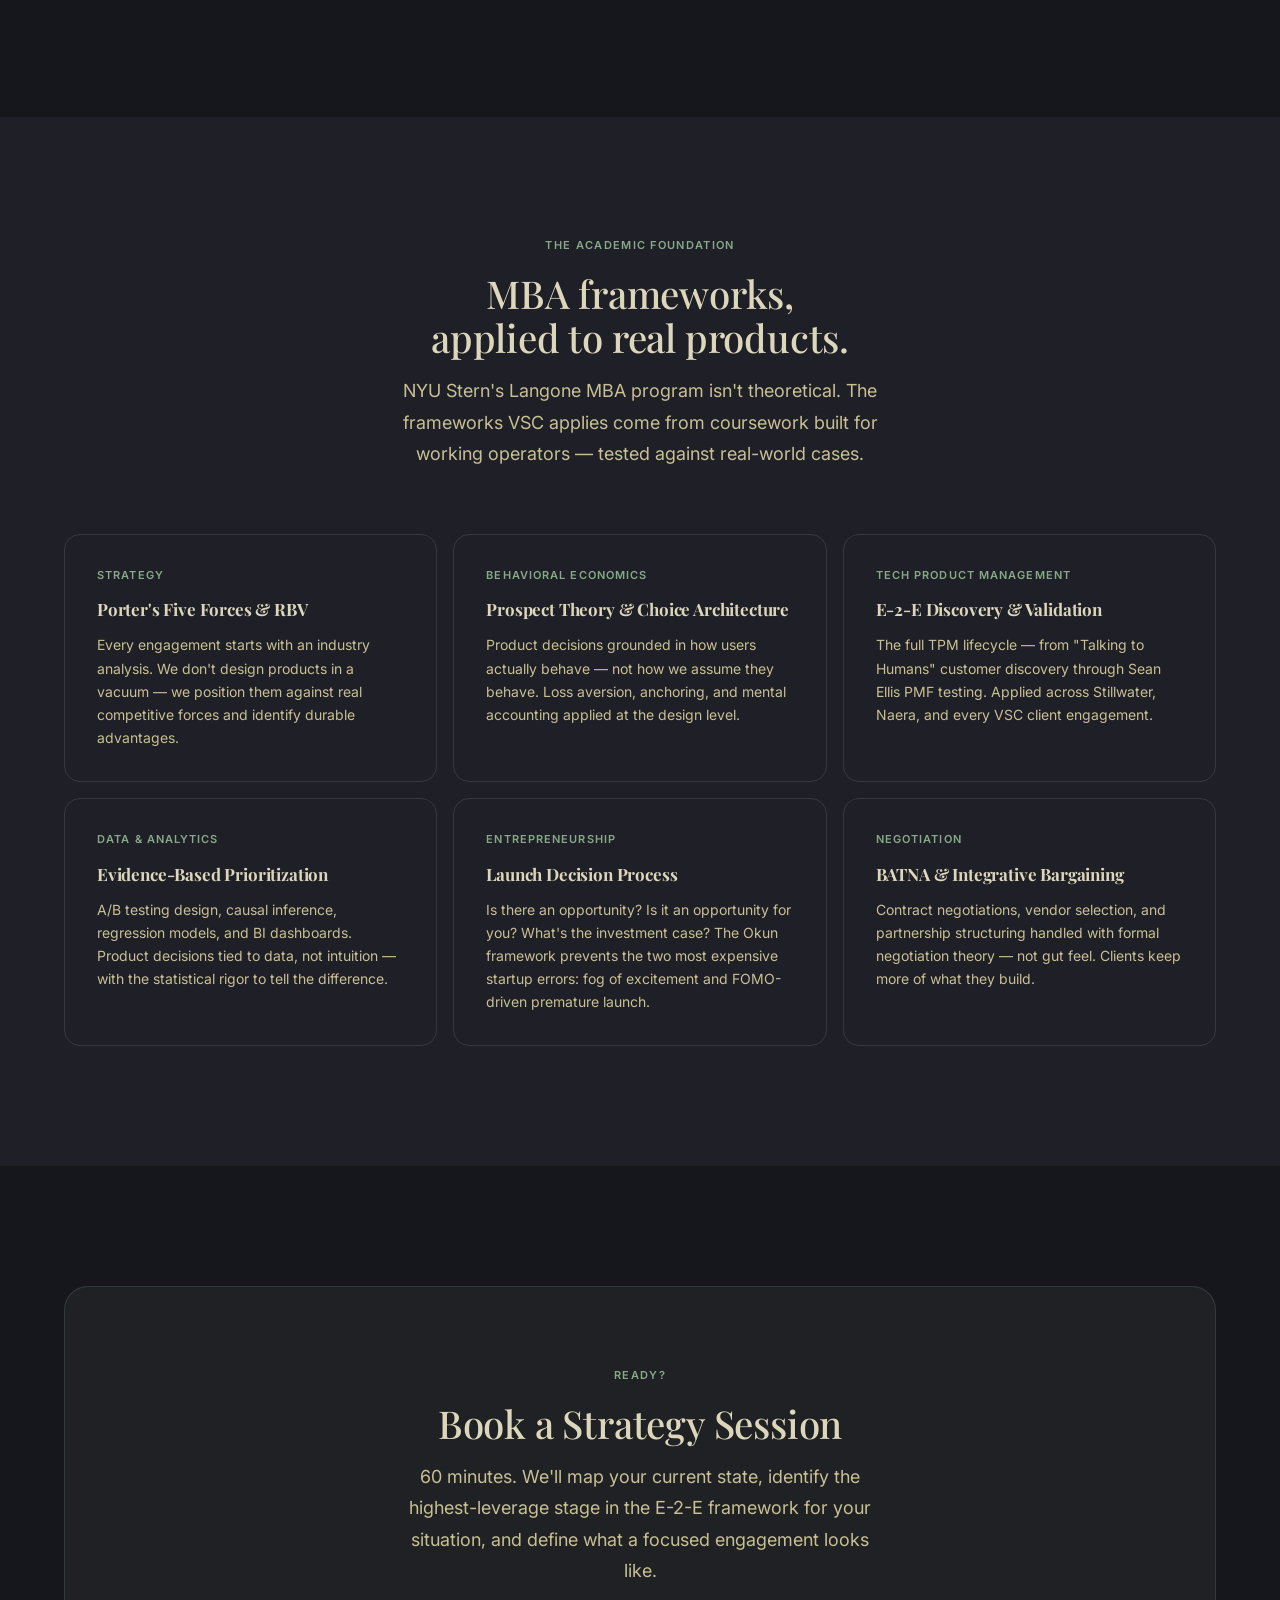
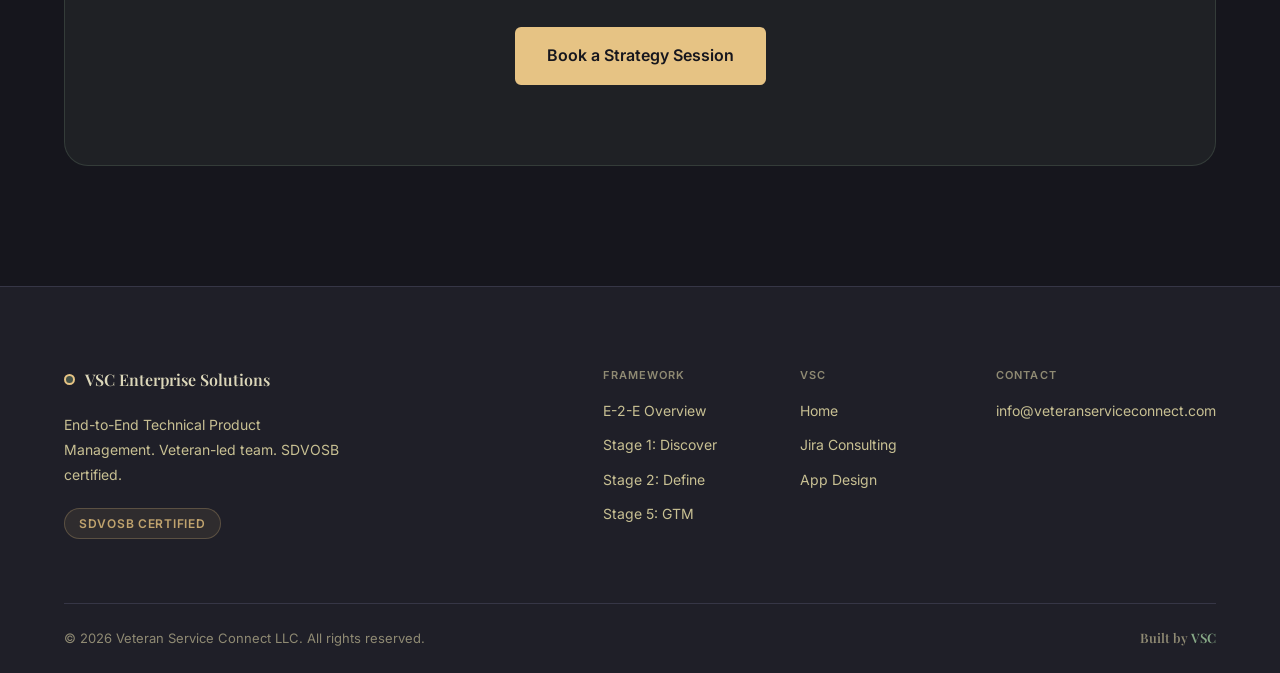
<file: businessconsulting.html>
<!DOCTYPE html>
<html lang="en" data-page="businessconsulting">
<head>
  <meta charset="UTF-8" />
  <meta name="viewport" content="width=device-width, initial-scale=1.0" />
  <meta name="description" content="VSC Business Consulting — End-to-End Technical Product Management. The E-2-E framework: discover, define, design, build, and ship with measured outcomes." />
  <title>Business Consulting — Veteran Service Connect</title>
  <link rel="icon" type="image/svg+xml" href="/assets/favicon.svg" />
  <link rel="preconnect" href="https://fonts.googleapis.com" />
  <link rel="preconnect" href="https://fonts.gstatic.com" crossorigin />
  <link href="https://fonts.googleapis.com/css2?family=Inter:wght@400;500;600;700&family=Playfair+Display:wght@500;600;700&family=JetBrains+Mono:wght@400;500&display=swap" rel="stylesheet" />
  <link rel="stylesheet" href="/css/styles.css?v=ink-1" />
  <style>
    .page-hero { background: linear-gradient(180deg, rgba(135,169,135,0.06) 0%, transparent 100%); }

    /* E-2-E deep dive */
    .e2e-deep {
      display: flex;
      flex-direction: column;
      gap: 2px;
    }
    .e2e-panel {
      display: grid;
      grid-template-columns: 80px 1fr 1fr;
      gap: 40px;
      padding: 40px 0;
      border-bottom: 1px solid var(--border);
      align-items: start;
      cursor: default;
      transition: background 0.2s;
      border-radius: var(--r-md);
      padding-left: 24px;
      padding-right: 24px;
    }
    .e2e-panel:hover { background: rgba(135,169,135,0.04); }
    .e2e-panel:last-child { border-bottom: none; }
    .e2e-panel-num {
      font-family: var(--font-display);
      font-size: 48px;
      font-weight: 600;
      letter-spacing: -0.04em;
      line-height: 1;
      color: rgba(135,169,135,0.2);
      padding-top: 4px;
    }
    .e2e-panel-left h3 {
      font-family: var(--font-display);
      font-size: 22px;
      font-weight: 700;
      letter-spacing: -0.02em;
      margin-bottom: 8px;
    }
    .e2e-panel-left .badge { margin-bottom: 16px; }
    .e2e-panel-left p { font-size: 15px; color: var(--text-2); line-height: 1.7; }
    .e2e-panel-right {
      padding-top: 4px;
    }
    .e2e-panel-right h4 {
      font-size: 12px;
      font-weight: 600;
      letter-spacing: 0.08em;
      text-transform: uppercase;
      color: var(--text-3);
      margin-bottom: 16px;
    }
    .e2e-deliverables { list-style: none; display: flex; flex-direction: column; gap: 8px; }
    .e2e-deliverables li {
      font-size: 14px;
      color: var(--text-2);
      display: flex;
      align-items: center;
      gap: 8px;
    }
    .e2e-deliverables li::before {
      content: '';
      width: 4px;
      height: 4px;
      border-radius: 50%;
      background: var(--color-accent);
      flex-shrink: 0;
    }

    /* MBA credentials section */
    .mba-grid {
      display: grid;
      grid-template-columns: repeat(3, 1fr);
      gap: 16px;
    }
    .mba-card {
      background: var(--surface);
      border: 1px solid var(--border);
      border-radius: var(--r-lg);
      padding: 32px;
      transition: border-color 0.2s;
    }
    .mba-card:hover { border-color: rgba(135,169,135,0.3); }
    .mba-card .label {
      font-size: 11px;
      font-weight: 600;
      letter-spacing: 0.1em;
      text-transform: uppercase;
      color: var(--color-accent);
      margin-bottom: 12px;
    }
    .mba-card h3 {
      font-family: var(--font-display);
      font-size: 17px;
      font-weight: 700;
      margin-bottom: 10px;
      letter-spacing: -0.01em;
    }
    .mba-card p { font-size: 14px; color: var(--text-2); line-height: 1.65; }

    /* What we're not */
    .contrast-grid {
      display: grid;
      grid-template-columns: 1fr 1fr;
      gap: 16px;
    }
    .contrast-col {
      border-radius: var(--r-lg);
      padding: 40px;
    }
    .contrast-no {
      background: rgba(195,64,67,0.04);
      border: 1px solid rgba(195,64,67,0.12);
    }
    .contrast-yes {
      background: rgba(135,169,135,0.06);
      border: 1px solid rgba(135,169,135,0.2);
    }
    .contrast-col h3 {
      font-family: var(--font-display);
      font-size: 18px;
      font-weight: 700;
      margin-bottom: 20px;
      display: flex;
      align-items: center;
      gap: 10px;
    }
    .contrast-col ul { list-style: none; display: flex; flex-direction: column; gap: 12px; }
    .contrast-col ul li { font-size: 15px; color: var(--text-2); display: flex; gap: 10px; align-items: flex-start; }

    .contact-cta-band {
      background: rgba(135,169,135,0.08);
      border: 1px solid rgba(135,169,135,0.2);
      border-radius: var(--r-xl);
      padding: 80px;
      text-align: center;
    }

    @media (max-width: 900px) {
      .e2e-panel { grid-template-columns: 60px 1fr; gap: 24px; }
      .e2e-panel-right { grid-column: 2; }
      .mba-grid { grid-template-columns: 1fr; }
      .contrast-grid { grid-template-columns: 1fr; }
      .contact-cta-band { padding: 48px 32px; }
    }
  </style>
</head>
<body>

  <header class="nav" id="nav">
    <div class="container nav-inner">
      <a href="/" class="nav-logo">
        <span class="coin" aria-hidden="true"></span><span class="nav-logo-text">VSC Enterprise Solutions</span>
        
      </a>
      <button class="nav-toggle" id="nav-toggle" aria-label="Toggle navigation">
        <span></span><span></span><span></span>
      </button>
      <nav class="nav-links" id="nav-links">
        <a href="/jira">Jira</a>
        <a href="/delivery" class="active">Product Research &amp; Delivery</a>
        <a href="/apps">App Design</a>
        
        <a href="#contact" class="btn btn-primary btn-sm">Book a Session</a>
      </nav>
    </div>
  </header>

  <main>

    <section class="page-hero">
      <div class="orb orb-2" style="opacity:0.5;left:auto;right:5%"></div>
      <div class="hero-dots" style="opacity:0.4"></div>
      <div class="container">
        <p class="eyebrow reveal" style="color:var(--color-accent)">Business Consulting &nbsp;·&nbsp; Technical Product Management</p>
        <h1 class="display-l reveal reveal-delay-1" style="max-width:820px;margin-top:16px;margin-bottom:24px;">
          The E-2-E Framework.<br />
          <span style="color:var(--color-accent);">Strategy through shipment.</span>
        </h1>
        <p class="body-l reveal reveal-delay-2" style="color:var(--text-2);max-width:580px;margin-bottom:40px;">
          Most consultants hand you a strategy deck and leave. VSC runs the entire product lifecycle — from customer discovery through go-to-market — as a single, accountable engagement.
        </p>
        <div style="display:flex;gap:12px;flex-wrap:wrap;" class="reveal reveal-delay-3">
          <a href="#contact" class="btn btn-gradient btn-lg" style="background:var(--color-action-bg)">Book a Strategy Session</a>
          <a href="#framework" class="btn btn-ghost btn-lg">See the Framework</a>
        </div>
        <div style="margin-top:48px;display:flex;gap:24px;flex-wrap:wrap;" class="reveal reveal-delay-4">
          <div class="stat-item">
            <div class="stat-num" style="color:var(--color-accent);">26+</div>
            <div class="stat-label">Years Combined Experience</div>
          </div>
          <div class="stat-divider"></div>
          <div class="stat-item">
            <div class="stat-num" style="color:var(--color-accent);">E-2-E</div>
            <div class="stat-label">Proprietary 5-Stage Methodology</div>
          </div>
          <div class="stat-divider"></div>
          <div class="stat-item">
            <div class="stat-num" style="color:var(--color-accent);">NYU</div>
            <div class="stat-label">Stern MBA — Strategy &amp; TPM</div>
          </div>
        </div>
      </div>
    </section>

    <div class="glow-line"></div>

    <!-- CONTRAST: NOT / YES -->
    <section class="section section-dark">
      <div class="container">
        <div class="section-header centered reveal">
          <p class="eyebrow" style="color:var(--color-accent)">Our Difference</p>
          <h2 class="headline">We're not a strategy firm. We're not a dev shop. We're both.</h2>
        </div>
        <div class="contrast-grid reveal reveal-delay-1">
          <div class="contrast-col contrast-no">
            <h3><span style="color:var(--color-danger)">✕</span> Traditional Consulting</h3>
            <ul>
              <li><span style="color:var(--color-danger);flex-shrink:0">—</span> Strategy deliverable with no implementation path</li>
              <li><span style="color:var(--color-danger);flex-shrink:0">—</span> Slides handed to a separate technical team</li>
              <li><span style="color:var(--color-danger);flex-shrink:0">—</span> Assumptions never validated with real users</li>
              <li><span style="color:var(--color-danger);flex-shrink:0">—</span> No accountability past the presentation date</li>
              <li><span style="color:var(--color-danger);flex-shrink:0">—</span> Generic frameworks applied to your specific problem</li>
            </ul>
          </div>
          <div class="contrast-col contrast-yes">
            <h3><span style="color:var(--color-accent)">✓</span> VSC E-2-E</h3>
            <ul>
              <li><span style="color:var(--color-accent);flex-shrink:0">+</span> Discovery through go-to-market — one partner</li>
              <li><span style="color:var(--color-accent);flex-shrink:0">+</span> Strategy validated with real user research</li>
              <li><span style="color:var(--color-accent);flex-shrink:0">+</span> Prototype testing before a line of production code</li>
              <li><span style="color:var(--color-accent);flex-shrink:0">+</span> Measurable outcomes agreed before engagement starts</li>
              <li><span style="color:var(--color-accent);flex-shrink:0">+</span> Run by a team that ships its own products</li>
            </ul>
          </div>
        </div>
      </div>
    </section>

    <!-- E-2-E DEEP DIVE -->
    <section class="section" id="framework">
      <div class="container">
        <div class="section-header reveal">
          <p class="eyebrow" style="color:var(--color-accent)">The Framework</p>
          <h2 class="headline">Five stages. Zero gaps.</h2>
          <p class="body-l" style="color:var(--text-2);max-width:560px;">Each stage has defined inputs, outputs, and acceptance criteria. Engagements don't move to the next stage without evidence.</p>
        </div>
        <div class="e2e-deep reveal reveal-delay-1">
          <div class="e2e-panel">
            <div class="e2e-panel-num">01</div>
            <div class="e2e-panel-left">
              <span class="badge badge-outline" style="border-color:rgba(135,169,135,0.3);color:var(--color-sage-bright);background:rgba(135,169,135,0.08);">Discovery</span>
              <h3>Segment &amp; Discover</h3>
              <p>We identify the right customer segments through structured research — interviews, observational study, and quantitative data — then synthesize insights into prioritized hypotheses. This isn't a survey. It's a rigorous investigation.</p>
            </div>
            <div class="e2e-panel-right">
              <h4>Stage Deliverables</h4>
              <ul class="e2e-deliverables">
                <li>Customer segment map with validation evidence</li>
                <li>User research synthesis (verbatims, patterns, jobs-to-be-done)</li>
                <li>Prioritized insight stack</li>
                <li>Hypothesis backlog for next stage</li>
              </ul>
            </div>
          </div>
          <div class="e2e-panel">
            <div class="e2e-panel-num">02</div>
            <div class="e2e-panel-left">
              <span class="badge badge-outline" style="border-color:rgba(135,169,135,0.3);color:var(--color-sage-bright);background:rgba(135,169,135,0.08);">Definition</span>
              <h3>Define Value</h3>
              <p>Evidence-based value proposition construction. We turn insights into assumptions, and assumptions into testable hypotheses. Every claim is tied to user evidence — not executive opinion. This stage is where most products win or lose before they're built.</p>
            </div>
            <div class="e2e-panel-right">
              <h4>Stage Deliverables</h4>
              <ul class="e2e-deliverables">
                <li>Value proposition canvas (validated)</li>
                <li>Assumption map (ranked by risk)</li>
                <li>Competitive positioning framework</li>
                <li>Riskiest Assumption Test (RAT) designs</li>
              </ul>
            </div>
          </div>
          <div class="e2e-panel">
            <div class="e2e-panel-num">03</div>
            <div class="e2e-panel-left">
              <span class="badge badge-outline" style="border-color:rgba(135,169,135,0.3);color:var(--color-sage-bright);background:rgba(135,169,135,0.08);">Design &amp; Validate</span>
              <h3>Prototype &amp; Test</h3>
              <p>We design solutions against the riskiest assumptions first — then run structured usability tests before a single line of production code is committed. This stage eliminates the most expensive mistake in product development: building the wrong thing.</p>
            </div>
            <div class="e2e-panel-right">
              <h4>Stage Deliverables</h4>
              <ul class="e2e-deliverables">
                <li>Lo-fi and hi-fi prototype artifacts</li>
                <li>Usability test protocol and execution</li>
                <li>Test findings synthesis</li>
                <li>Design iteration log</li>
                <li>Go/no-go recommendation with evidence</li>
              </ul>
            </div>
          </div>
          <div class="e2e-panel">
            <div class="e2e-panel-num">04</div>
            <div class="e2e-panel-left">
              <span class="badge badge-outline" style="border-color:rgba(135,169,135,0.3);color:var(--color-sage-bright);background:rgba(135,169,135,0.08);">Build</span>
              <h3>Build &amp; Measure</h3>
              <p>Product leadership through the build phase — evidence-based backlog prioritization, resource management, design review, and real-time performance measurement. We set the instrumentation strategy before engineering writes code.</p>
            </div>
            <div class="e2e-panel-right">
              <h4>Stage Deliverables</h4>
              <ul class="e2e-deliverables">
                <li>Prioritized product backlog (with evidence scores)</li>
                <li>Sprint planning and capacity framework</li>
                <li>Analytics instrumentation plan</li>
                <li>Product-market fit measurement protocol</li>
              </ul>
            </div>
          </div>
          <div class="e2e-panel">
            <div class="e2e-panel-num">05</div>
            <div class="e2e-panel-left">
              <span class="badge badge-outline" style="border-color:rgba(135,169,135,0.3);color:var(--color-sage-bright);background:rgba(135,169,135,0.08);">Go-to-Market</span>
              <h3>Ship &amp; Scale</h3>
              <p>Launch strategy, positioning, and GTM execution — including crossing-the-chasm planning and product-market fit testing. We use the Sean Ellis "40% very disappointed" benchmark as the minimum bar for scale investment.</p>
            </div>
            <div class="e2e-panel-right">
              <h4>Stage Deliverables</h4>
              <ul class="e2e-deliverables">
                <li>GTM strategy and channel plan</li>
                <li>Launch sequencing playbook</li>
                <li>PMF testing framework (Ellis benchmark)</li>
                <li>Scale decision criteria</li>
                <li>Post-launch measurement dashboard</li>
              </ul>
            </div>
          </div>
        </div>
      </div>
    </section>

    <!-- MBA FRAMEWORKS -->
    <section class="section section-dark">
      <div class="container">
        <div class="section-header centered reveal">
          <p class="eyebrow" style="color:var(--color-accent)">The Academic Foundation</p>
          <h2 class="headline">MBA frameworks, applied to real products.</h2>
          <p class="body-l" style="color:var(--text-2);">NYU Stern's Langone MBA program isn't theoretical. The frameworks VSC applies come from coursework built for working operators — tested against real-world cases.</p>
        </div>
        <div class="mba-grid reveal reveal-delay-1">
          <div class="mba-card">
            <div class="label">Strategy</div>
            <h3>Porter's Five Forces &amp; RBV</h3>
            <p>Every engagement starts with an industry analysis. We don't design products in a vacuum — we position them against real competitive forces and identify durable advantages.</p>
          </div>
          <div class="mba-card">
            <div class="label">Behavioral Economics</div>
            <h3>Prospect Theory &amp; Choice Architecture</h3>
            <p>Product decisions grounded in how users actually behave — not how we assume they behave. Loss aversion, anchoring, and mental accounting applied at the design level.</p>
          </div>
          <div class="mba-card">
            <div class="label">Tech Product Management</div>
            <h3>E-2-E Discovery &amp; Validation</h3>
            <p>The full TPM lifecycle — from "Talking to Humans" customer discovery through Sean Ellis PMF testing. Applied across Stillwater, Naera, and every VSC client engagement.</p>
          </div>
          <div class="mba-card">
            <div class="label">Data &amp; Analytics</div>
            <h3>Evidence-Based Prioritization</h3>
            <p>A/B testing design, causal inference, regression models, and BI dashboards. Product decisions tied to data, not intuition — with the statistical rigor to tell the difference.</p>
          </div>
          <div class="mba-card">
            <div class="label">Entrepreneurship</div>
            <h3>Launch Decision Process</h3>
            <p>Is there an opportunity? Is it an opportunity for you? What's the investment case? The Okun framework prevents the two most expensive startup errors: fog of excitement and FOMO-driven premature launch.</p>
          </div>
          <div class="mba-card">
            <div class="label">Negotiation</div>
            <h3>BATNA &amp; Integrative Bargaining</h3>
            <p>Contract negotiations, vendor selection, and partnership structuring handled with formal negotiation theory — not gut feel. Clients keep more of what they build.</p>
          </div>
        </div>
      </div>
    </section>

    <!-- CTA -->
    <section class="section" id="contact">
      <div class="container">
        <div class="contact-cta-band reveal">
          <p class="eyebrow" style="color:var(--color-accent);margin-bottom:16px;">Ready?</p>
          <h2 class="headline" style="margin-bottom:16px;">Book a Strategy Session</h2>
          <p class="body-l" style="color:var(--text-2);max-width:480px;margin:0 auto 40px;">
            60 minutes. We'll map your current state, identify the highest-leverage stage in the E-2-E framework for your situation, and define what a focused engagement looks like.
          </p>
          <a href="mailto:info@veteranserviceconnect.com?subject=Strategy Session Request" class="btn btn-gradient btn-lg" style="background:var(--color-action-bg)">Book a Strategy Session</a>
        </div>
      </div>
    </section>

  </main>

  <footer class="footer">
    <div class="container">
      <div class="footer-inner">
        <div class="footer-brand">
          <a href="/" class="nav-logo"><span class="coin" aria-hidden="true"></span><span class="nav-logo-text">VSC Enterprise Solutions</span></a>
          <p>End-to-End Technical Product Management. Veteran-led team. SDVOSB certified.</p>
          <span class="badge badge-gold">SDVOSB Certified</span>
        </div>
        <div class="footer-links-grid">
          <div class="footer-col">
            <h4>Framework</h4>
            <a href="#framework">E-2-E Overview</a>
            <a href="#framework">Stage 1: Discover</a>
            <a href="#framework">Stage 2: Define</a>
            <a href="#framework">Stage 5: GTM</a>
          </div>
          <div class="footer-col">
            <h4>VSC</h4>
            <a href="/">Home</a>
            <a href="/jira">Jira Consulting</a>
            <a href="/apps">App Design</a>
            
          </div>
          <div class="footer-col">
            <h4>Contact</h4>
            <a href="mailto:info@veteranserviceconnect.com">info@veteranserviceconnect.com</a>
          </div>
        </div>
      </div>
      <div class="footer-bottom">
        <p>© 2026 Veteran Service Connect LLC. All rights reserved.</p>
        <div class="footer-built">Built by <span>VSC</span></div>
      </div>
    </div>
  </footer>

  <script src="/js/main.js?v=ink-1"></script>
</body>
</html>
</file>
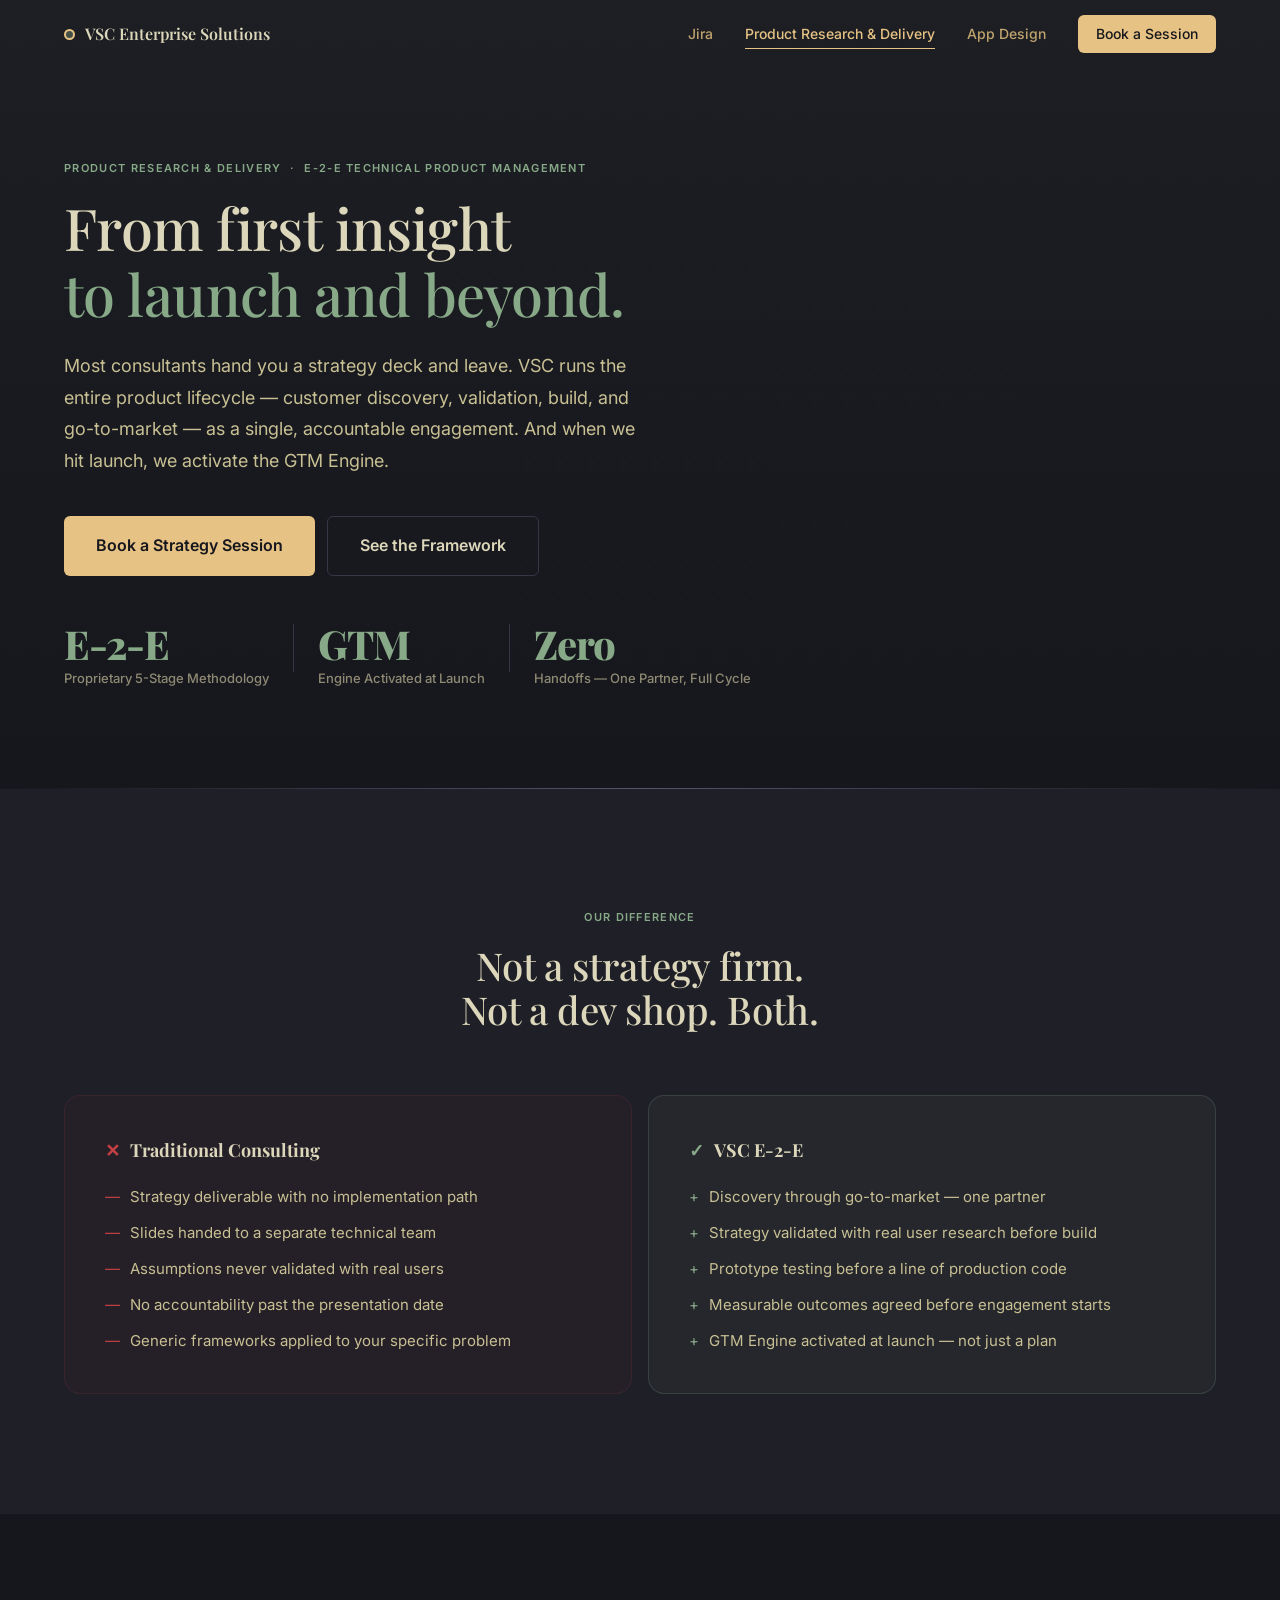
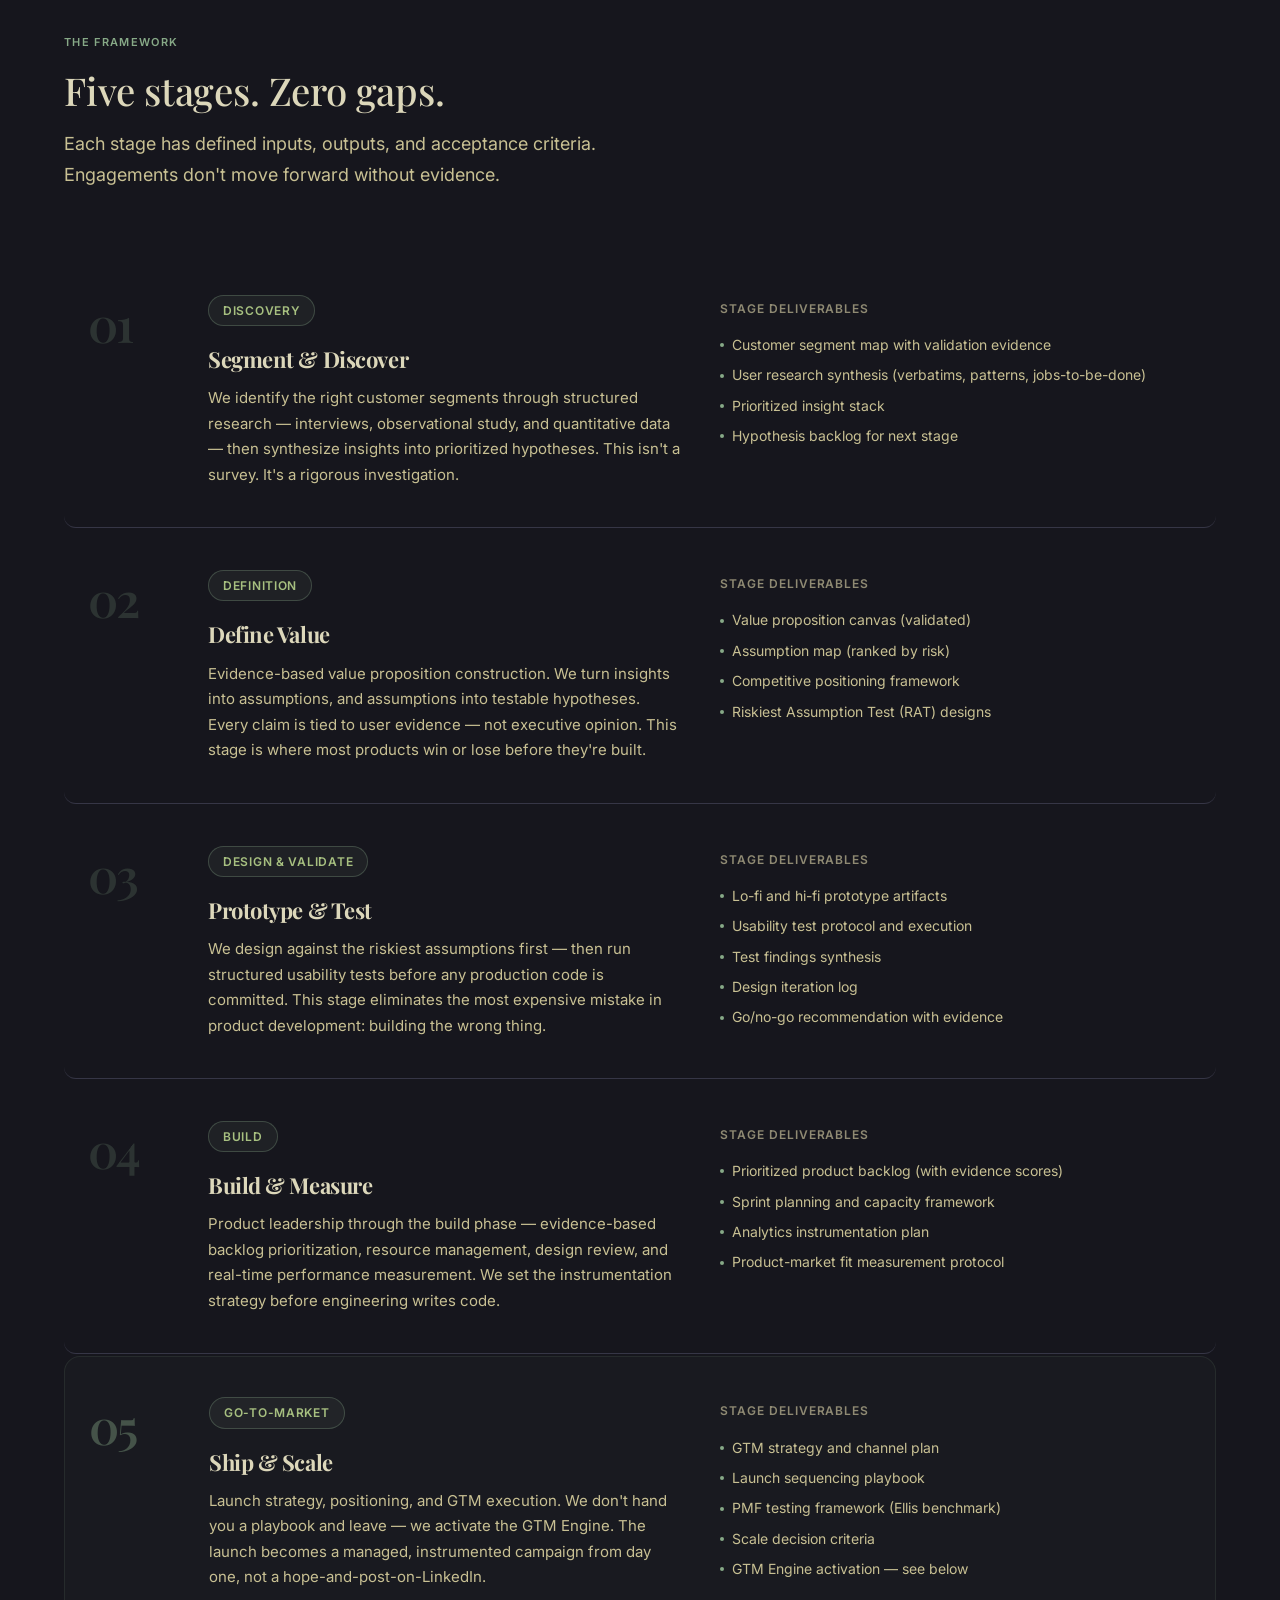
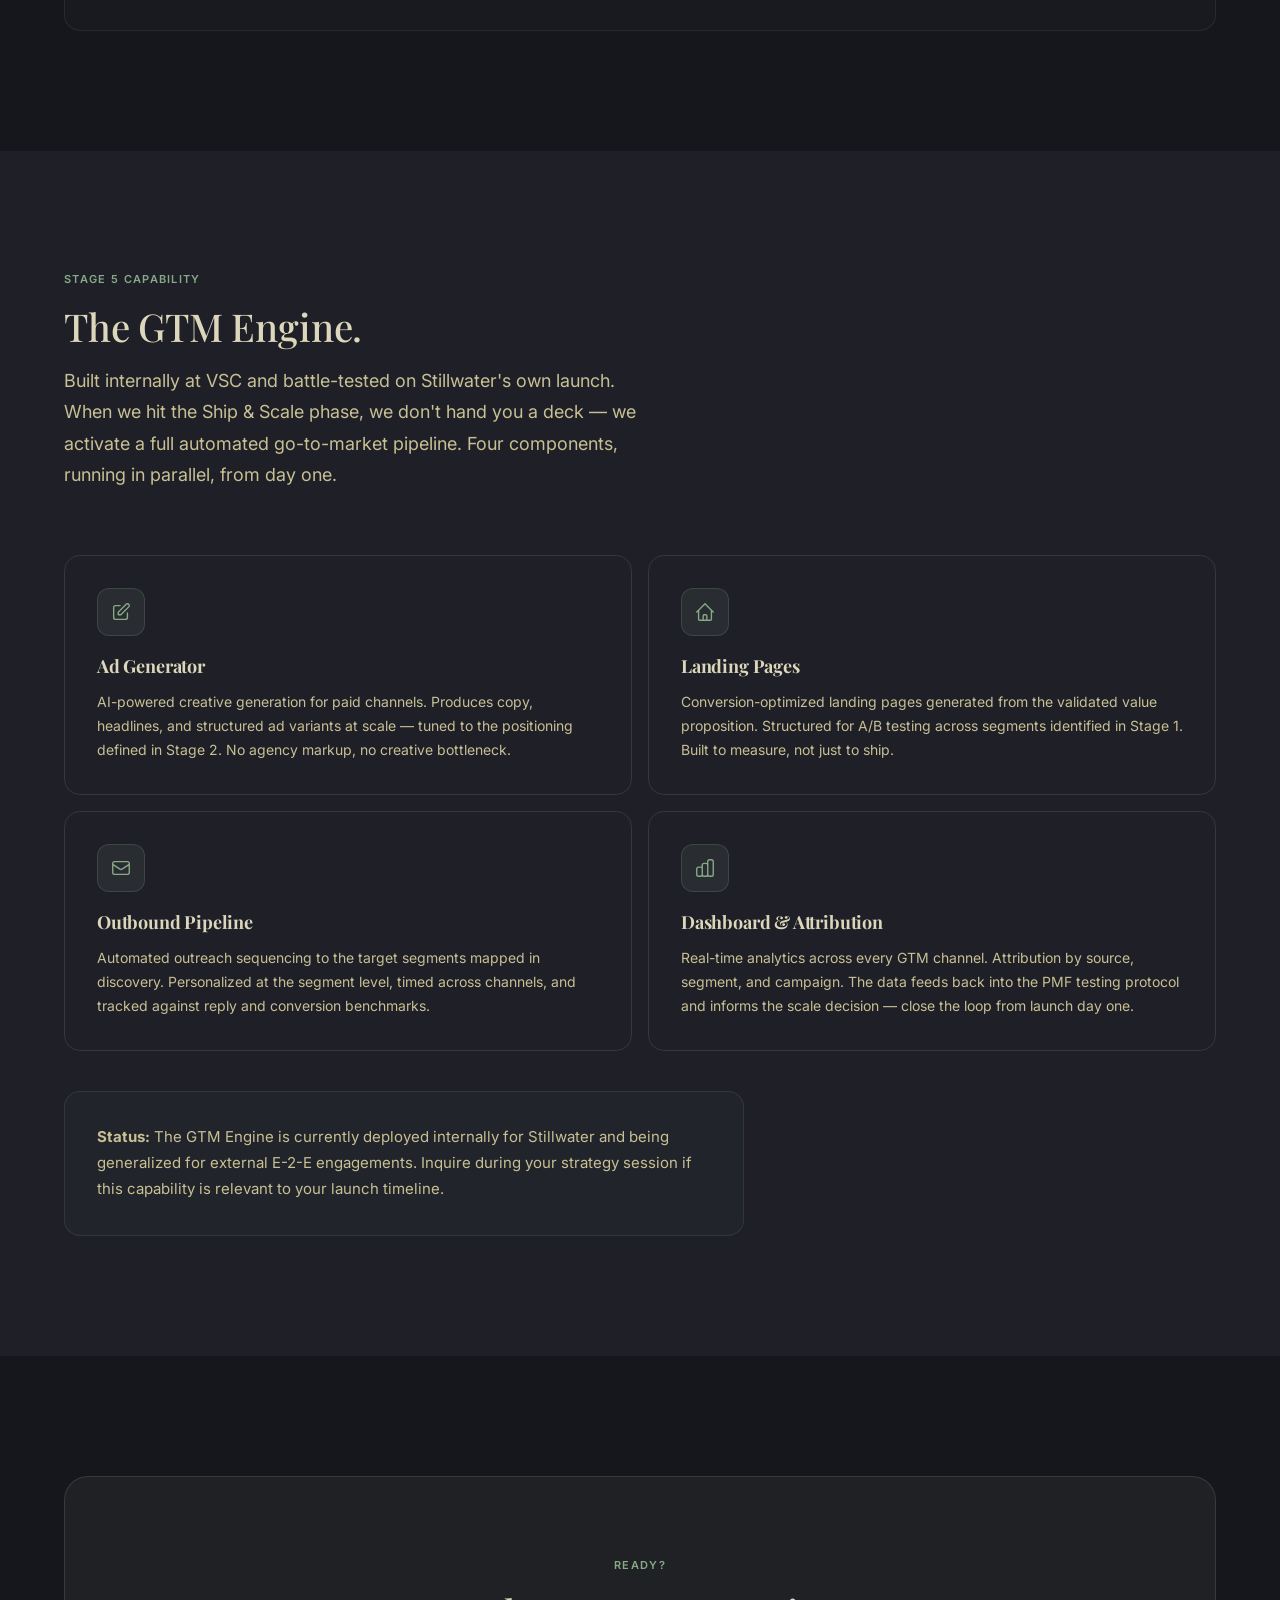
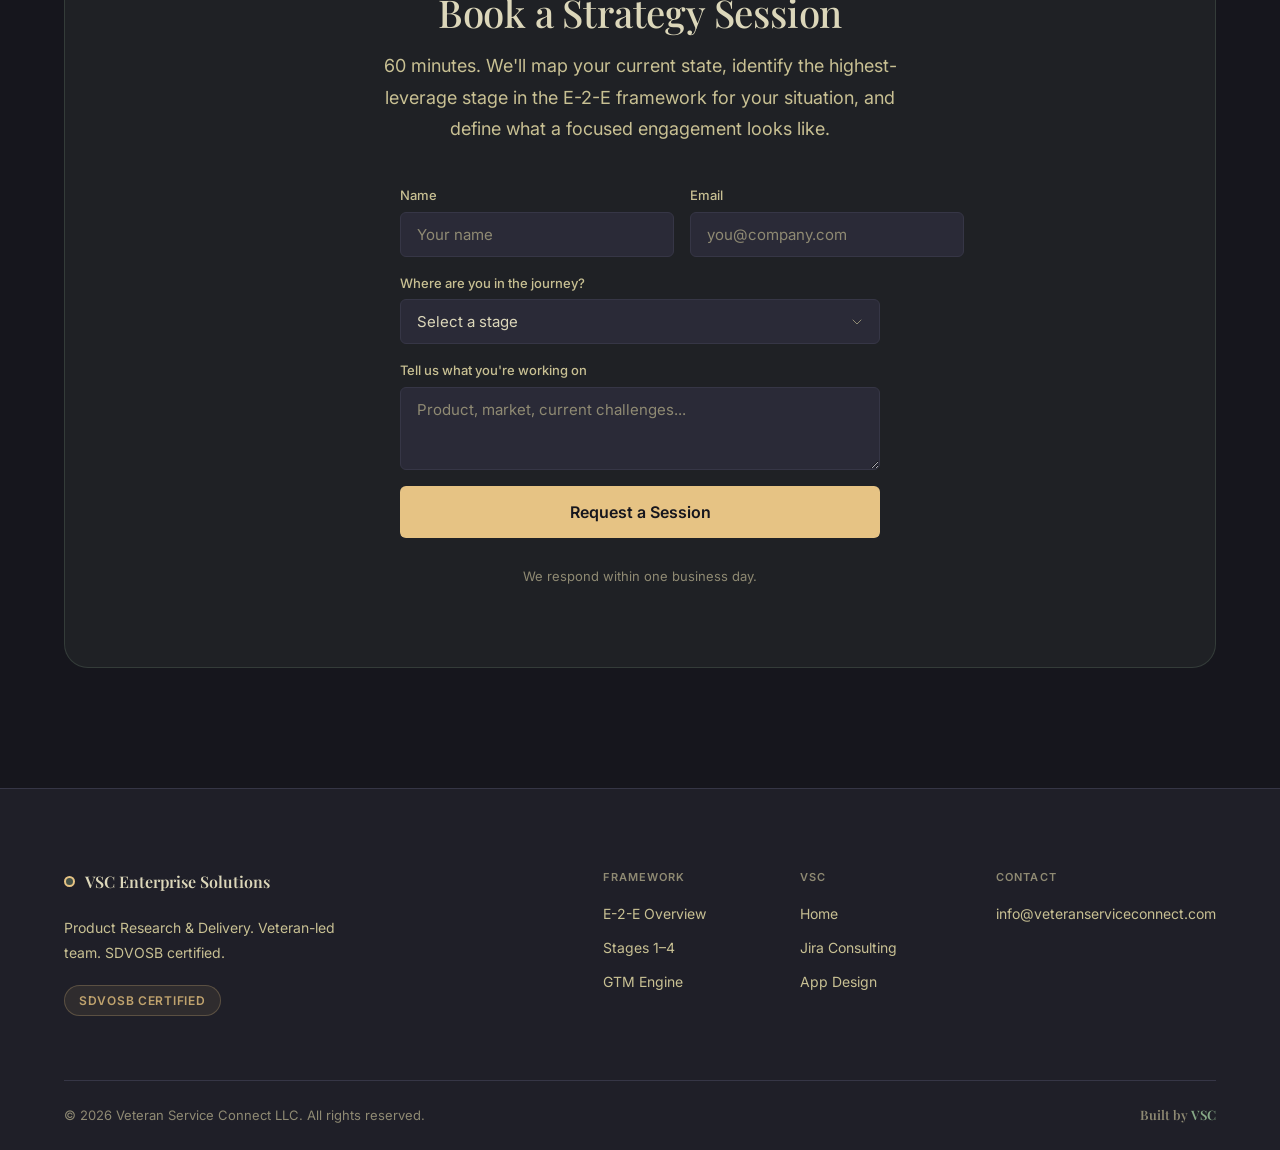
<file: delivery.html>
<!DOCTYPE html>
<html lang="en" data-page="delivery">
<head>
  <meta charset="UTF-8" />
  <meta name="viewport" content="width=device-width, initial-scale=1.0" />
  <meta name="description" content="VSC Product Research & Delivery — End-to-End Technical Product Management from customer discovery through go-to-market. Includes the GTM Engine for launch automation." />
  <title>Product Research & Delivery — Veteran Service Connect</title>
  <link rel="icon" type="image/svg+xml" href="/assets/favicon.svg" />
  <link rel="preconnect" href="https://fonts.googleapis.com" />
  <link rel="preconnect" href="https://fonts.gstatic.com" crossorigin />
  <link href="https://fonts.googleapis.com/css2?family=Inter:wght@400;500;600;700&family=Playfair+Display:wght@500;600;700&family=JetBrains+Mono:wght@400;500&display=swap" rel="stylesheet" />
  <link rel="stylesheet" href="/css/styles.css?v=ink-1" />
  <style>
    .page-hero { background: linear-gradient(180deg, rgba(135,169,135,0.06) 0%, transparent 100%); }

    /* E-2-E deep dive */
    .e2e-deep { display: flex; flex-direction: column; gap: 2px; }
    .e2e-panel {
      display: grid;
      grid-template-columns: 80px 1fr 1fr;
      gap: 40px;
      padding: 40px 24px;
      border-bottom: 1px solid var(--border);
      align-items: start;
      cursor: default;
      transition: background 0.2s;
      border-radius: var(--r-md);
    }
    .e2e-panel:hover { background: rgba(135,169,135,0.04); }
    .e2e-panel:last-child { border-bottom: none; }
    .e2e-panel-num {
      font-family: var(--font-display);
      font-size: 48px;
      font-weight: 600;
      letter-spacing: -0.04em;
      line-height: 1;
      color: rgba(135,169,135,0.2);
      padding-top: 4px;
    }
    .e2e-panel-left h3 {
      font-family: var(--font-display);
      font-size: 22px;
      font-weight: 700;
      letter-spacing: -0.02em;
      margin-bottom: 8px;
    }
    .e2e-panel-left .badge { margin-bottom: 16px; }
    .e2e-panel-left p { font-size: 15px; color: var(--text-2); line-height: 1.7; }
    .e2e-panel-right { padding-top: 4px; }
    .e2e-panel-right h4 {
      font-size: 12px;
      font-weight: 600;
      letter-spacing: 0.08em;
      text-transform: uppercase;
      color: var(--text-3);
      margin-bottom: 16px;
    }
    .e2e-deliverables { list-style: none; display: flex; flex-direction: column; gap: 8px; }
    .e2e-deliverables li {
      font-size: 14px;
      color: var(--text-2);
      display: flex;
      align-items: center;
      gap: 8px;
    }
    .e2e-deliverables li::before {
      content: '';
      width: 4px;
      height: 4px;
      border-radius: 50%;
      background: var(--color-accent);
      flex-shrink: 0;
    }

    /* Stage 5 GTM Engine highlight */
    .e2e-panel.stage-5 { background: rgba(135,169,135,0.03); border: 1px solid rgba(135,169,135,0.12); border-radius: var(--r-lg); }
    .e2e-panel.stage-5:hover { background: rgba(135,169,135,0.07); }

    /* Contrast section */
    .contrast-grid { display: grid; grid-template-columns: 1fr 1fr; gap: 16px; }
    .contrast-col { border-radius: var(--r-lg); padding: 40px; }
    .contrast-no { background: rgba(195,64,67,0.04); border: 1px solid rgba(195,64,67,0.12); }
    .contrast-yes { background: rgba(135,169,135,0.06); border: 1px solid rgba(135,169,135,0.2); }
    .contrast-col h3 {
      font-family: var(--font-display);
      font-size: 18px;
      font-weight: 700;
      margin-bottom: 20px;
      display: flex;
      align-items: center;
      gap: 10px;
    }
    .contrast-col ul { list-style: none; display: flex; flex-direction: column; gap: 12px; }
    .contrast-col ul li { font-size: 15px; color: var(--text-2); display: flex; gap: 10px; align-items: flex-start; }

    /* GTM Engine section */
    .gtm-engine-grid {
      display: grid;
      grid-template-columns: repeat(2, 1fr);
      gap: 16px;
    }
    .gtm-engine-card {
      background: var(--surface);
      border: 1px solid var(--border);
      border-radius: var(--r-lg);
      padding: 32px;
      transition: border-color 0.2s, transform 0.2s;
    }
    .gtm-engine-card:hover { border-color: rgba(135,169,135,0.3); transform: translateY(-2px); }
    .gtm-engine-card .icon-box { margin-bottom: 16px; }
    .gtm-engine-card h3 {
      font-family: var(--font-display);
      font-size: 18px;
      font-weight: 700;
      letter-spacing: -0.01em;
      margin-bottom: 10px;
    }
    .gtm-engine-card p { font-size: 14px; color: var(--text-2); line-height: 1.7; }
    .gtm-status-badge {
      display: inline-flex;
      align-items: center;
      gap: 6px;
      font-size: 11px;
      font-weight: 600;
      letter-spacing: 0.05em;
      text-transform: uppercase;
      color: var(--color-accent);
      background: rgba(135,169,135,0.08);
      border: 1px solid rgba(135,169,135,0.2);
      border-radius: 100px;
      padding: 4px 12px;
      margin-top: 20px;
    }
    .gtm-status-badge::before {
      content: '';
      width: 6px;
      height: 6px;
      border-radius: 50%;
      background: var(--color-accent);
    }

    .contact-cta-band {
      background: rgba(135,169,135,0.08);
      border: 1px solid rgba(135,169,135,0.2);
      border-radius: var(--r-xl);
      padding: 80px;
      text-align: center;
    }

    @media (max-width: 900px) {
      .e2e-panel { grid-template-columns: 60px 1fr; gap: 24px; }
      .e2e-panel-right { grid-column: 2; }
      .contrast-grid { grid-template-columns: 1fr; }
      .gtm-engine-grid { grid-template-columns: 1fr; }
      .contact-cta-band { padding: 48px 32px; }
    }
  </style>
</head>
<body>

  <header class="nav" id="nav">
    <div class="container nav-inner">
      <a href="/" class="nav-logo">
        <span class="coin" aria-hidden="true"></span><span class="nav-logo-text">VSC Enterprise Solutions</span>
      </a>
      <button class="nav-toggle" id="nav-toggle" aria-label="Toggle navigation">
        <span></span><span></span><span></span>
      </button>
      <nav class="nav-links" id="nav-links">
        <a href="/jira">Jira</a>
        <a href="/delivery" class="active">Product Research &amp; Delivery</a>
        <a href="/apps">App Design</a>
        <a href="#contact" class="btn btn-primary btn-sm">Book a Session</a>
      </nav>
    </div>
  </header>

  <main>

    <section class="page-hero">
      <div class="orb orb-2" style="opacity:0.5;left:auto;right:5%"></div>
      <div class="hero-dots" style="opacity:0.4"></div>
      <div class="container">
        <p class="eyebrow reveal" style="color:var(--color-accent)">Product Research &amp; Delivery &nbsp;·&nbsp; E-2-E Technical Product Management</p>
        <h1 class="display-l reveal reveal-delay-1" style="max-width:820px;margin-top:16px;margin-bottom:24px;">
          From first insight<br />
          <span style="color:var(--color-accent);">to launch and beyond.</span>
        </h1>
        <p class="body-l reveal reveal-delay-2" style="color:var(--text-2);max-width:580px;margin-bottom:40px;">
          Most consultants hand you a strategy deck and leave. VSC runs the entire product lifecycle — customer discovery, validation, build, and go-to-market — as a single, accountable engagement. And when we hit launch, we activate the GTM Engine.
        </p>
        <div style="display:flex;gap:12px;flex-wrap:wrap;" class="reveal reveal-delay-3">
          <a href="#contact" class="btn btn-gradient btn-lg" style="background:var(--color-action-bg)">Book a Strategy Session</a>
          <a href="#framework" class="btn btn-ghost btn-lg">See the Framework</a>
        </div>
        <div style="margin-top:48px;display:flex;gap:24px;flex-wrap:wrap;" class="reveal reveal-delay-4">
          <div class="stat-item">
            <div class="stat-num" style="color:var(--color-accent);">E-2-E</div>
            <div class="stat-label">Proprietary 5-Stage Methodology</div>
          </div>
          <div class="stat-divider"></div>
          <div class="stat-item">
            <div class="stat-num" style="color:var(--color-accent);">GTM</div>
            <div class="stat-label">Engine Activated at Launch</div>
          </div>
          <div class="stat-divider"></div>
          <div class="stat-item">
            <div class="stat-num" style="color:var(--color-accent);">Zero</div>
            <div class="stat-label">Handoffs — One Partner, Full Cycle</div>
          </div>
        </div>
      </div>
    </section>

    <div class="glow-line"></div>

    <!-- CONTRAST: NOT / YES -->
    <section class="section section-dark">
      <div class="container">
        <div class="section-header centered reveal">
          <p class="eyebrow" style="color:var(--color-accent)">Our Difference</p>
          <h2 class="headline">Not a strategy firm. Not a dev shop. Both.</h2>
        </div>
        <div class="contrast-grid reveal reveal-delay-1">
          <div class="contrast-col contrast-no">
            <h3><span style="color:var(--color-danger)">✕</span> Traditional Consulting</h3>
            <ul>
              <li><span style="color:var(--color-danger);flex-shrink:0">—</span> Strategy deliverable with no implementation path</li>
              <li><span style="color:var(--color-danger);flex-shrink:0">—</span> Slides handed to a separate technical team</li>
              <li><span style="color:var(--color-danger);flex-shrink:0">—</span> Assumptions never validated with real users</li>
              <li><span style="color:var(--color-danger);flex-shrink:0">—</span> No accountability past the presentation date</li>
              <li><span style="color:var(--color-danger);flex-shrink:0">—</span> Generic frameworks applied to your specific problem</li>
            </ul>
          </div>
          <div class="contrast-col contrast-yes">
            <h3><span style="color:var(--color-accent)">✓</span> VSC E-2-E</h3>
            <ul>
              <li><span style="color:var(--color-accent);flex-shrink:0">+</span> Discovery through go-to-market — one partner</li>
              <li><span style="color:var(--color-accent);flex-shrink:0">+</span> Strategy validated with real user research before build</li>
              <li><span style="color:var(--color-accent);flex-shrink:0">+</span> Prototype testing before a line of production code</li>
              <li><span style="color:var(--color-accent);flex-shrink:0">+</span> Measurable outcomes agreed before engagement starts</li>
              <li><span style="color:var(--color-accent);flex-shrink:0">+</span> GTM Engine activated at launch — not just a plan</li>
            </ul>
          </div>
        </div>
      </div>
    </section>

    <!-- E-2-E FRAMEWORK -->
    <section class="section" id="framework">
      <div class="container">
        <div class="section-header reveal">
          <p class="eyebrow" style="color:var(--color-accent)">The Framework</p>
          <h2 class="headline">Five stages. Zero gaps.</h2>
          <p class="body-l" style="color:var(--text-2);max-width:560px;">Each stage has defined inputs, outputs, and acceptance criteria. Engagements don't move forward without evidence.</p>
        </div>
        <div class="e2e-deep reveal reveal-delay-1">

          <div class="e2e-panel">
            <div class="e2e-panel-num">01</div>
            <div class="e2e-panel-left">
              <span class="badge badge-outline" style="border-color:rgba(135,169,135,0.3);color:var(--color-sage-bright);background:rgba(135,169,135,0.08);">Discovery</span>
              <h3>Segment &amp; Discover</h3>
              <p>We identify the right customer segments through structured research — interviews, observational study, and quantitative data — then synthesize insights into prioritized hypotheses. This isn't a survey. It's a rigorous investigation.</p>
            </div>
            <div class="e2e-panel-right">
              <h4>Stage Deliverables</h4>
              <ul class="e2e-deliverables">
                <li>Customer segment map with validation evidence</li>
                <li>User research synthesis (verbatims, patterns, jobs-to-be-done)</li>
                <li>Prioritized insight stack</li>
                <li>Hypothesis backlog for next stage</li>
              </ul>
            </div>
          </div>

          <div class="e2e-panel">
            <div class="e2e-panel-num">02</div>
            <div class="e2e-panel-left">
              <span class="badge badge-outline" style="border-color:rgba(135,169,135,0.3);color:var(--color-sage-bright);background:rgba(135,169,135,0.08);">Definition</span>
              <h3>Define Value</h3>
              <p>Evidence-based value proposition construction. We turn insights into assumptions, and assumptions into testable hypotheses. Every claim is tied to user evidence — not executive opinion. This stage is where most products win or lose before they're built.</p>
            </div>
            <div class="e2e-panel-right">
              <h4>Stage Deliverables</h4>
              <ul class="e2e-deliverables">
                <li>Value proposition canvas (validated)</li>
                <li>Assumption map (ranked by risk)</li>
                <li>Competitive positioning framework</li>
                <li>Riskiest Assumption Test (RAT) designs</li>
              </ul>
            </div>
          </div>

          <div class="e2e-panel">
            <div class="e2e-panel-num">03</div>
            <div class="e2e-panel-left">
              <span class="badge badge-outline" style="border-color:rgba(135,169,135,0.3);color:var(--color-sage-bright);background:rgba(135,169,135,0.08);">Design &amp; Validate</span>
              <h3>Prototype &amp; Test</h3>
              <p>We design against the riskiest assumptions first — then run structured usability tests before any production code is committed. This stage eliminates the most expensive mistake in product development: building the wrong thing.</p>
            </div>
            <div class="e2e-panel-right">
              <h4>Stage Deliverables</h4>
              <ul class="e2e-deliverables">
                <li>Lo-fi and hi-fi prototype artifacts</li>
                <li>Usability test protocol and execution</li>
                <li>Test findings synthesis</li>
                <li>Design iteration log</li>
                <li>Go/no-go recommendation with evidence</li>
              </ul>
            </div>
          </div>

          <div class="e2e-panel">
            <div class="e2e-panel-num">04</div>
            <div class="e2e-panel-left">
              <span class="badge badge-outline" style="border-color:rgba(135,169,135,0.3);color:var(--color-sage-bright);background:rgba(135,169,135,0.08);">Build</span>
              <h3>Build &amp; Measure</h3>
              <p>Product leadership through the build phase — evidence-based backlog prioritization, resource management, design review, and real-time performance measurement. We set the instrumentation strategy before engineering writes code.</p>
            </div>
            <div class="e2e-panel-right">
              <h4>Stage Deliverables</h4>
              <ul class="e2e-deliverables">
                <li>Prioritized product backlog (with evidence scores)</li>
                <li>Sprint planning and capacity framework</li>
                <li>Analytics instrumentation plan</li>
                <li>Product-market fit measurement protocol</li>
              </ul>
            </div>
          </div>

          <div class="e2e-panel stage-5">
            <div class="e2e-panel-num" style="color:rgba(135,169,135,0.4);">05</div>
            <div class="e2e-panel-left">
              <span class="badge badge-outline" style="border-color:rgba(135,169,135,0.3);color:var(--color-sage-bright);background:rgba(135,169,135,0.08);">Go-to-Market</span>
              <h3>Ship &amp; Scale</h3>
              <p>Launch strategy, positioning, and GTM execution. We don't hand you a playbook and leave — we activate the GTM Engine. The launch becomes a managed, instrumented campaign from day one, not a hope-and-post-on-LinkedIn.</p>
            </div>
            <div class="e2e-panel-right">
              <h4>Stage Deliverables</h4>
              <ul class="e2e-deliverables">
                <li>GTM strategy and channel plan</li>
                <li>Launch sequencing playbook</li>
                <li>PMF testing framework (Ellis benchmark)</li>
                <li>Scale decision criteria</li>
                <li>GTM Engine activation — see below</li>
              </ul>
            </div>
          </div>

        </div>
      </div>
    </section>

    <!-- GTM ENGINE -->
    <section class="section section-dark" id="gtm-engine">
      <div class="container">
        <div class="section-header reveal">
          <p class="eyebrow" style="color:var(--color-accent)">Stage 5 Capability</p>
          <h2 class="headline">The GTM Engine.</h2>
          <p class="body-l" style="color:var(--text-2);max-width:600px;">
            Built internally at VSC and battle-tested on Stillwater's own launch. When we hit the Ship &amp; Scale phase, we don't hand you a deck — we activate a full automated go-to-market pipeline. Four components, running in parallel, from day one.
          </p>
        </div>
        <div class="gtm-engine-grid reveal reveal-delay-1">
          <div class="gtm-engine-card">
            <div class="icon-box">
              <svg width="22" height="22" fill="none" viewBox="0 0 24 24"><path d="M11 5H6a2 2 0 00-2 2v11a2 2 0 002 2h11a2 2 0 002-2v-5m-1.414-9.414a2 2 0 112.828 2.828L11.828 15H9v-2.828l8.586-8.586z" stroke="currentColor" stroke-width="1.5" stroke-linecap="round" stroke-linejoin="round"/></svg>
            </div>
            <h3>Ad Generator</h3>
            <p>AI-powered creative generation for paid channels. Produces copy, headlines, and structured ad variants at scale — tuned to the positioning defined in Stage 2. No agency markup, no creative bottleneck.</p>
          </div>
          <div class="gtm-engine-card">
            <div class="icon-box">
              <svg width="22" height="22" fill="none" viewBox="0 0 24 24"><path d="M3 12l2-2m0 0l7-7 7 7M5 10v10a1 1 0 001 1h3m10-11l2 2m-2-2v10a1 1 0 01-1 1h-3m-6 0a1 1 0 001-1v-4a1 1 0 011-1h2a1 1 0 011 1v4a1 1 0 001 1m-6 0h6" stroke="currentColor" stroke-width="1.5" stroke-linecap="round" stroke-linejoin="round"/></svg>
            </div>
            <h3>Landing Pages</h3>
            <p>Conversion-optimized landing pages generated from the validated value proposition. Structured for A/B testing across segments identified in Stage 1. Built to measure, not just to ship.</p>
          </div>
          <div class="gtm-engine-card">
            <div class="icon-box">
              <svg width="22" height="22" fill="none" viewBox="0 0 24 24"><path d="M3 8l7.89 5.26a2 2 0 002.22 0L21 8M5 19h14a2 2 0 002-2V7a2 2 0 00-2-2H5a2 2 0 00-2 2v10a2 2 0 002 2z" stroke="currentColor" stroke-width="1.5" stroke-linecap="round" stroke-linejoin="round"/></svg>
            </div>
            <h3>Outbound Pipeline</h3>
            <p>Automated outreach sequencing to the target segments mapped in discovery. Personalized at the segment level, timed across channels, and tracked against reply and conversion benchmarks.</p>
          </div>
          <div class="gtm-engine-card">
            <div class="icon-box">
              <svg width="22" height="22" fill="none" viewBox="0 0 24 24"><path d="M9 19v-6a2 2 0 00-2-2H5a2 2 0 00-2 2v6a2 2 0 002 2h2a2 2 0 002-2zm0 0V9a2 2 0 012-2h2a2 2 0 012 2v10m-6 0a2 2 0 002 2h2a2 2 0 002-2m0 0V5a2 2 0 012-2h2a2 2 0 012 2v14a2 2 0 01-2 2h-2a2 2 0 01-2-2z" stroke="currentColor" stroke-width="1.5" stroke-linecap="round" stroke-linejoin="round"/></svg>
            </div>
            <h3>Dashboard &amp; Attribution</h3>
            <p>Real-time analytics across every GTM channel. Attribution by source, segment, and campaign. The data feeds back into the PMF testing protocol and informs the scale decision — close the loop from launch day one.</p>
          </div>
        </div>
        <div class="reveal reveal-delay-2" style="margin-top:40px;padding:32px;background:rgba(135,169,135,0.04);border:1px solid rgba(135,169,135,0.15);border-radius:var(--r-lg);max-width:680px;">
          <p style="font-size:15px;color:var(--text-2);line-height:1.75;margin:0;">
            <strong style="color:var(--text-1);">Status:</strong> The GTM Engine is currently deployed internally for Stillwater and being generalized for external E-2-E engagements. Inquire during your strategy session if this capability is relevant to your launch timeline.
          </p>
        </div>
      </div>
    </section>

    <!-- CTA -->
    <section class="section" id="contact">
      <div class="container">
        <div class="contact-cta-band reveal">
          <p class="eyebrow" style="color:var(--color-accent);margin-bottom:16px;">Ready?</p>
          <h2 class="headline" style="margin-bottom:16px;">Book a Strategy Session</h2>
          <p class="body-l" style="color:var(--text-2);max-width:520px;margin:0 auto 40px;">
            60 minutes. We'll map your current state, identify the highest-leverage stage in the E-2-E framework for your situation, and define what a focused engagement looks like.
          </p>
          <form class="form" id="contact-form" style="max-width:480px;margin:0 auto;text-align:left;">
            <input type="hidden" name="_subject" value="Strategy Session Request — Product Research &amp; Delivery" />
            <input type="hidden" name="form_type" value="Strategy Session" />
            <div class="form-row">
              <div class="form-group">
                <label for="delivery-name">Name</label>
                <input type="text" id="delivery-name" name="Name" placeholder="Your name" required />
              </div>
              <div class="form-group">
                <label for="delivery-email">Email</label>
                <input type="email" id="delivery-email" name="Email" placeholder="you@company.com" required />
              </div>
            </div>
            <div class="form-group">
              <label for="delivery-stage">Where are you in the journey?</label>
              <select id="delivery-stage" name="Stage">
                <option value="">Select a stage</option>
                <option>Pre-idea — need discovery and validation</option>
                <option>Have an idea — need to validate before building</option>
                <option>In design or prototype — need a build partner</option>
                <option>In build — need GTM strategy and execution</option>
                <option>Launched — need to scale</option>
              </select>
            </div>
            <div class="form-group">
              <label for="delivery-message">Tell us what you're working on</label>
              <textarea id="delivery-message" name="Message" rows="3" placeholder="Product, market, current challenges..."></textarea>
            </div>
            <button type="submit" class="btn btn-gradient btn-full btn-lg" style="background:var(--color-action-bg)">Request a Session</button>
            <p class="form-note" style="text-align:center;margin-top:12px;">We respond within one business day.</p>
          </form>
        </div>
      </div>
    </section>

  </main>

  <footer class="footer">
    <div class="container">
      <div class="footer-inner">
        <div class="footer-brand">
          <a href="/" class="nav-logo"><span class="coin" aria-hidden="true"></span><span class="nav-logo-text">VSC Enterprise Solutions</span></a>
          <p>Product Research &amp; Delivery. Veteran-led team. SDVOSB certified.</p>
          <span class="badge badge-gold">SDVOSB Certified</span>
        </div>
        <div class="footer-links-grid">
          <div class="footer-col">
            <h4>Framework</h4>
            <a href="#framework">E-2-E Overview</a>
            <a href="#framework">Stages 1–4</a>
            <a href="#gtm-engine">GTM Engine</a>
          </div>
          <div class="footer-col">
            <h4>VSC</h4>
            <a href="/">Home</a>
            <a href="/jira">Jira Consulting</a>
            <a href="/apps">App Design</a>
          </div>
          <div class="footer-col">
            <h4>Contact</h4>
            <a href="mailto:info@veteranserviceconnect.com">info@veteranserviceconnect.com</a>
          </div>
        </div>
      </div>
      <div class="footer-bottom">
        <p>© 2026 Veteran Service Connect LLC. All rights reserved.</p>
        <div class="footer-built">Built by <span>VSC</span></div>
      </div>
    </div>
  </footer>

  <script src="/js/main.js?v=ink-1"></script>
</body>
</html>
</file>
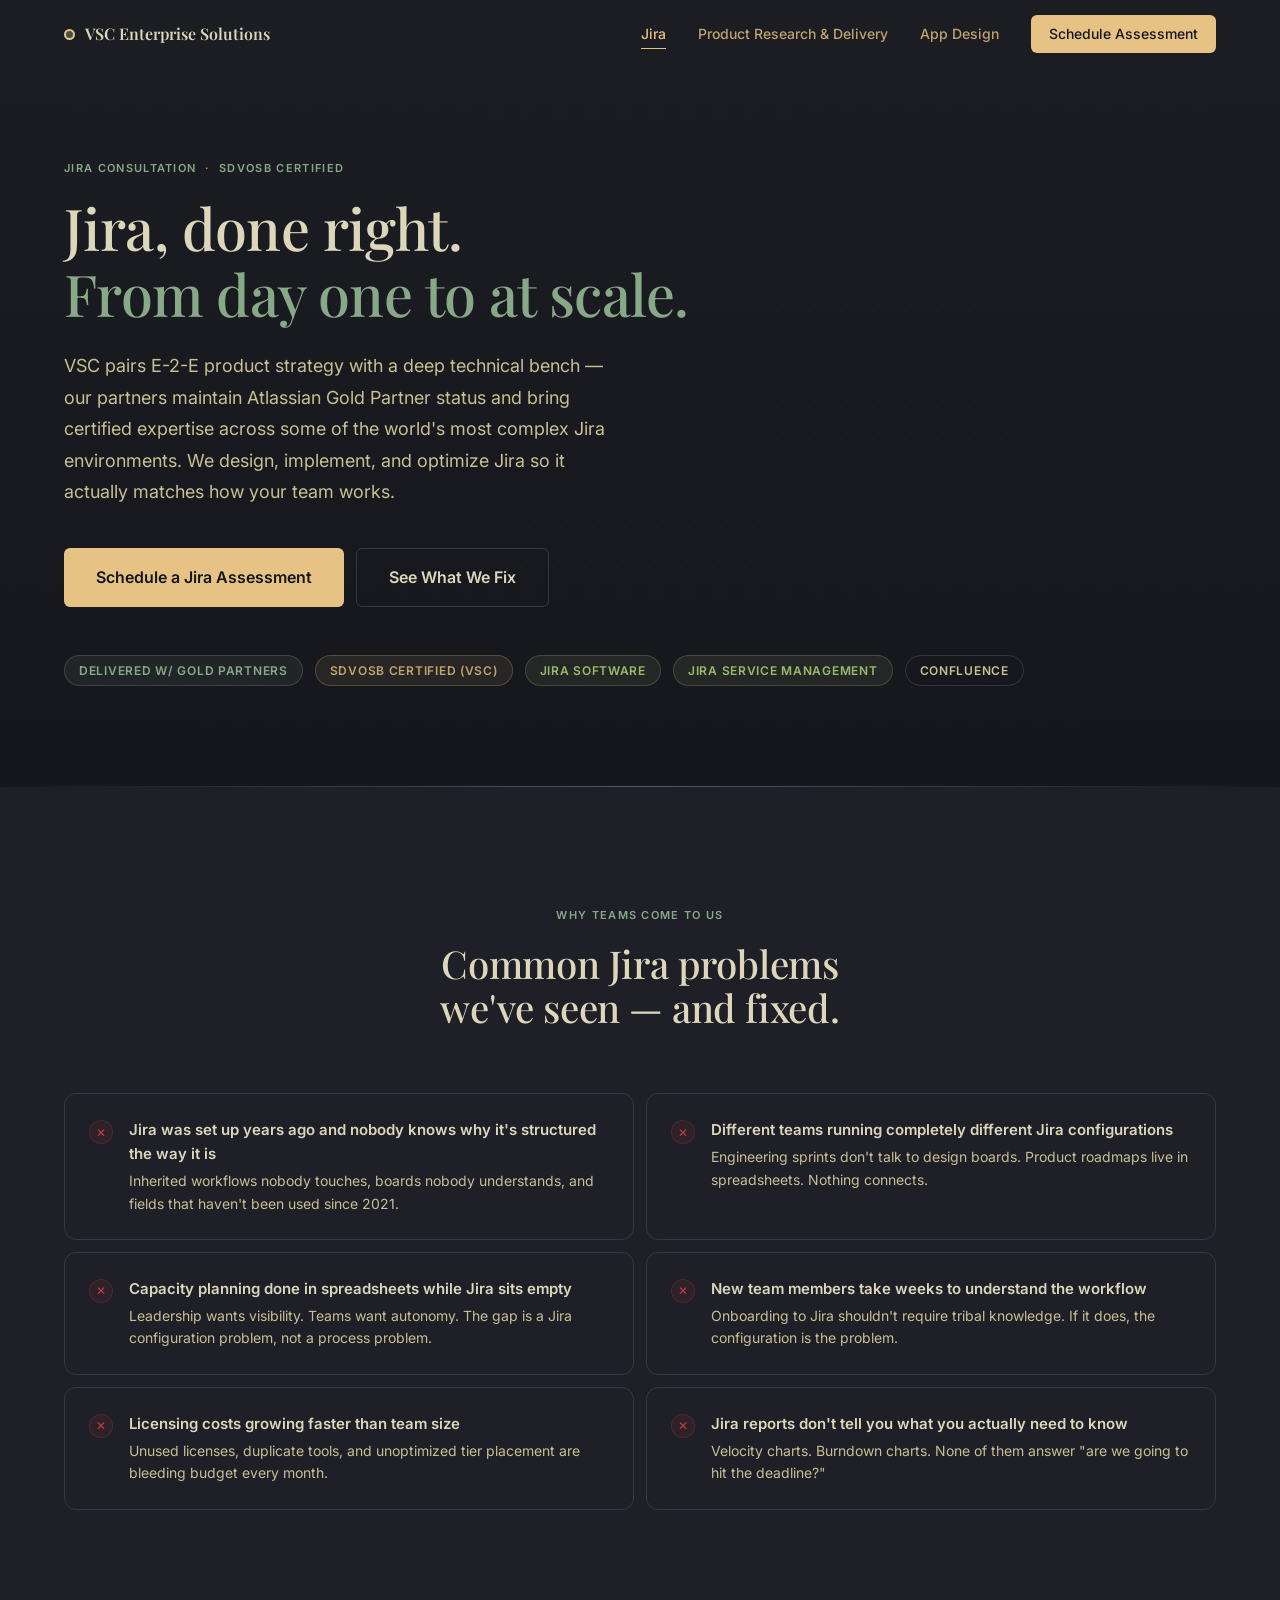
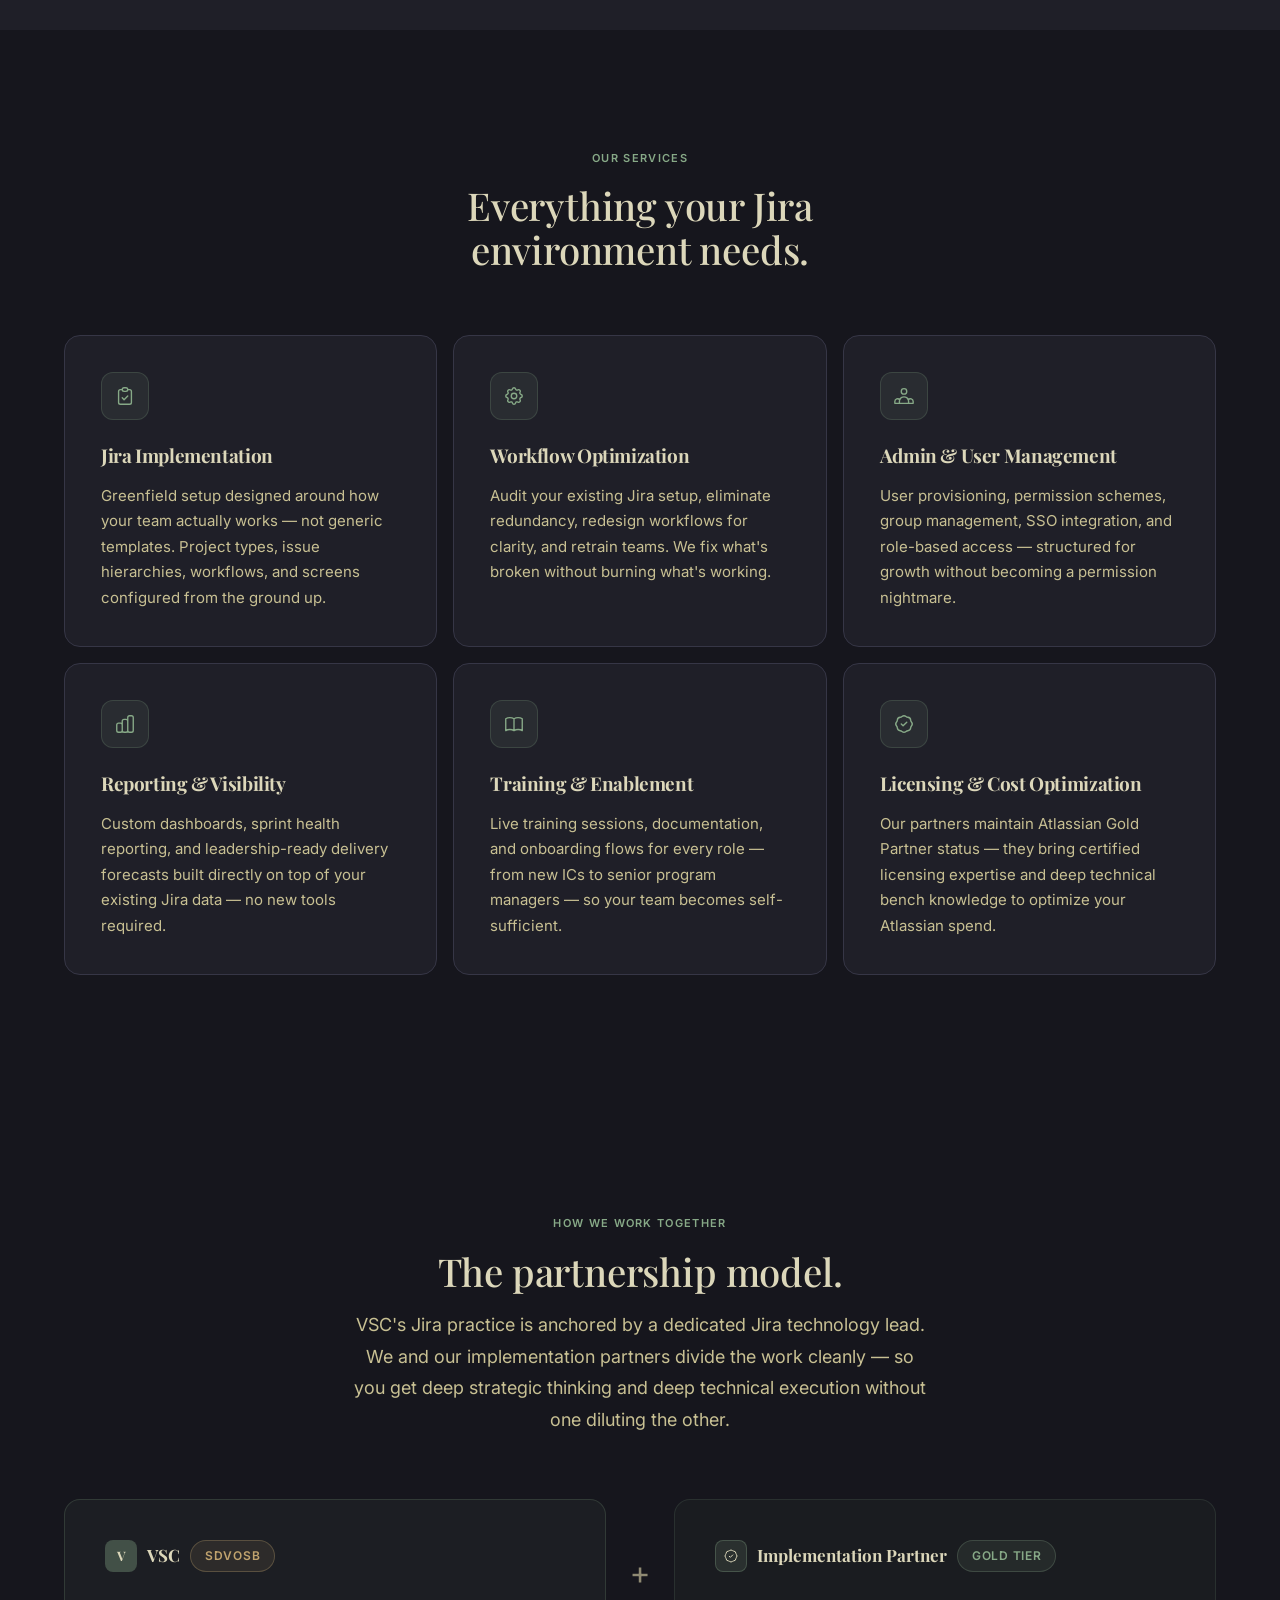
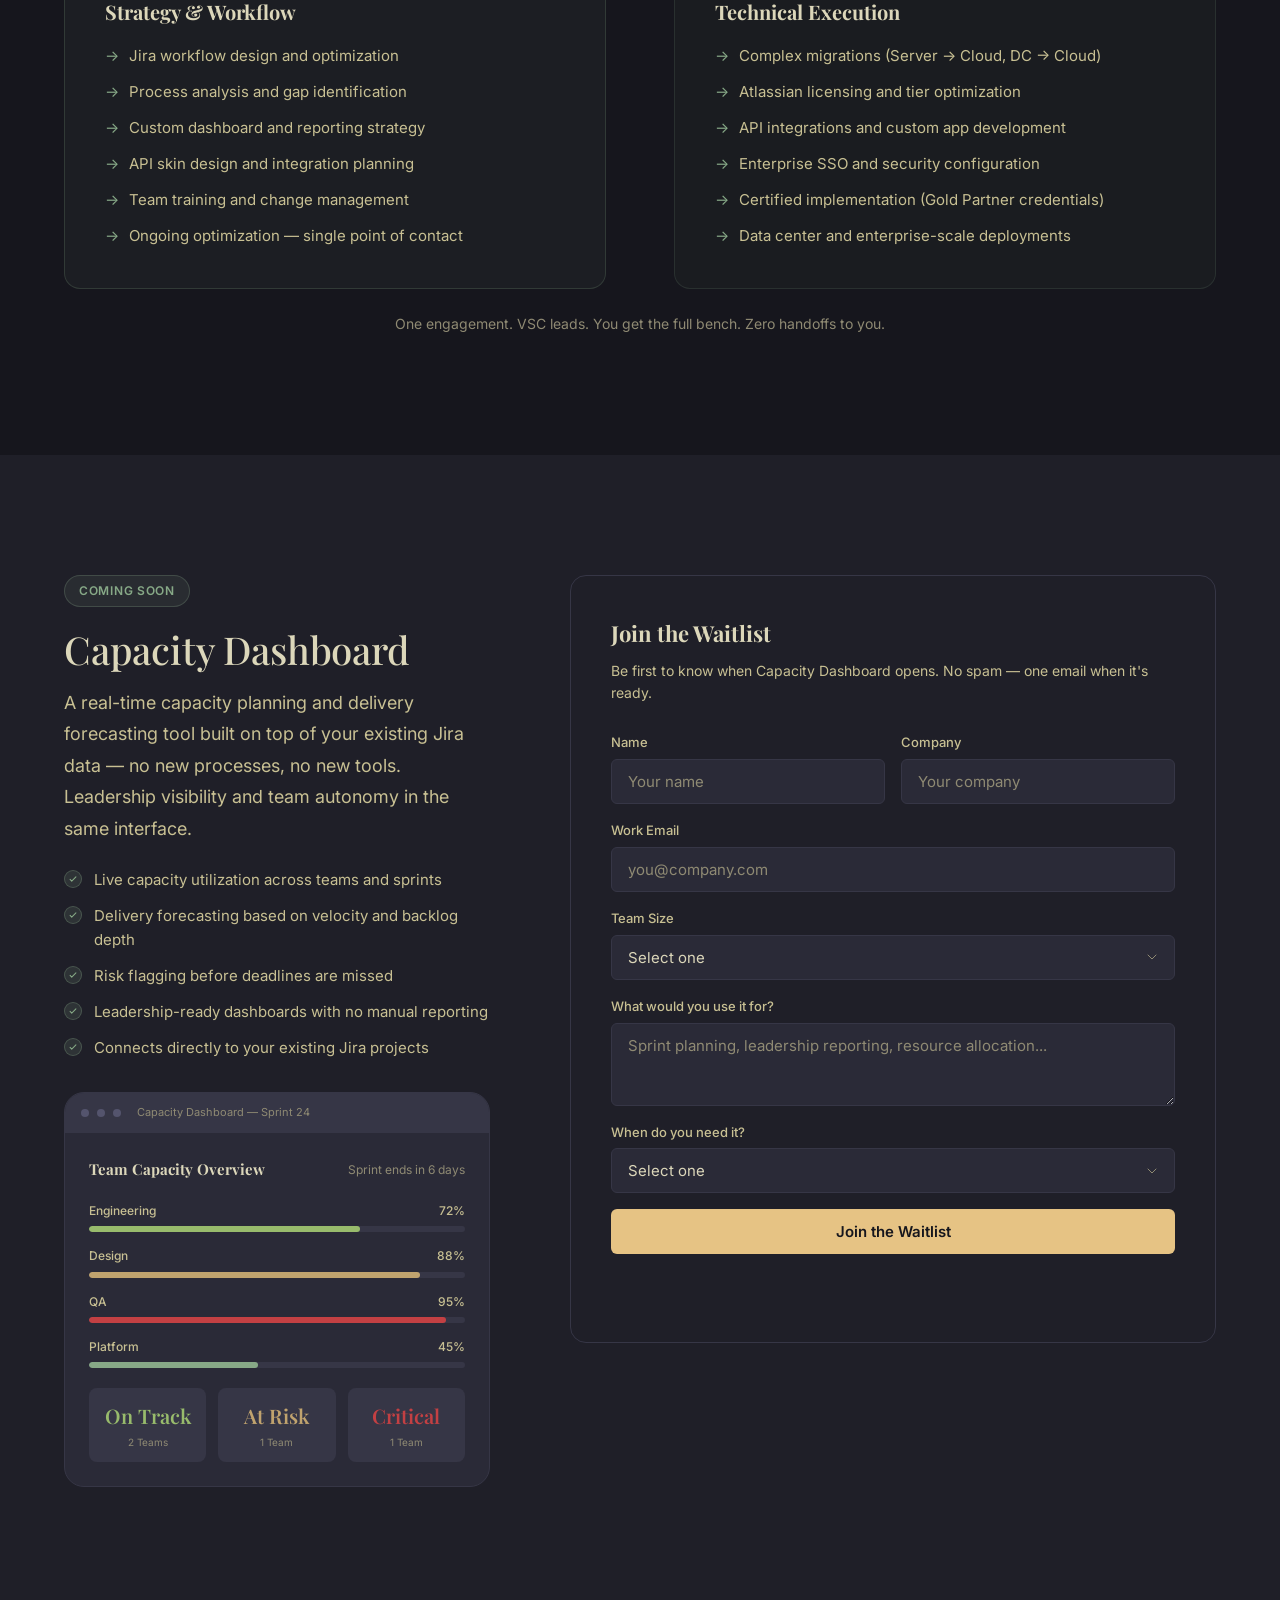
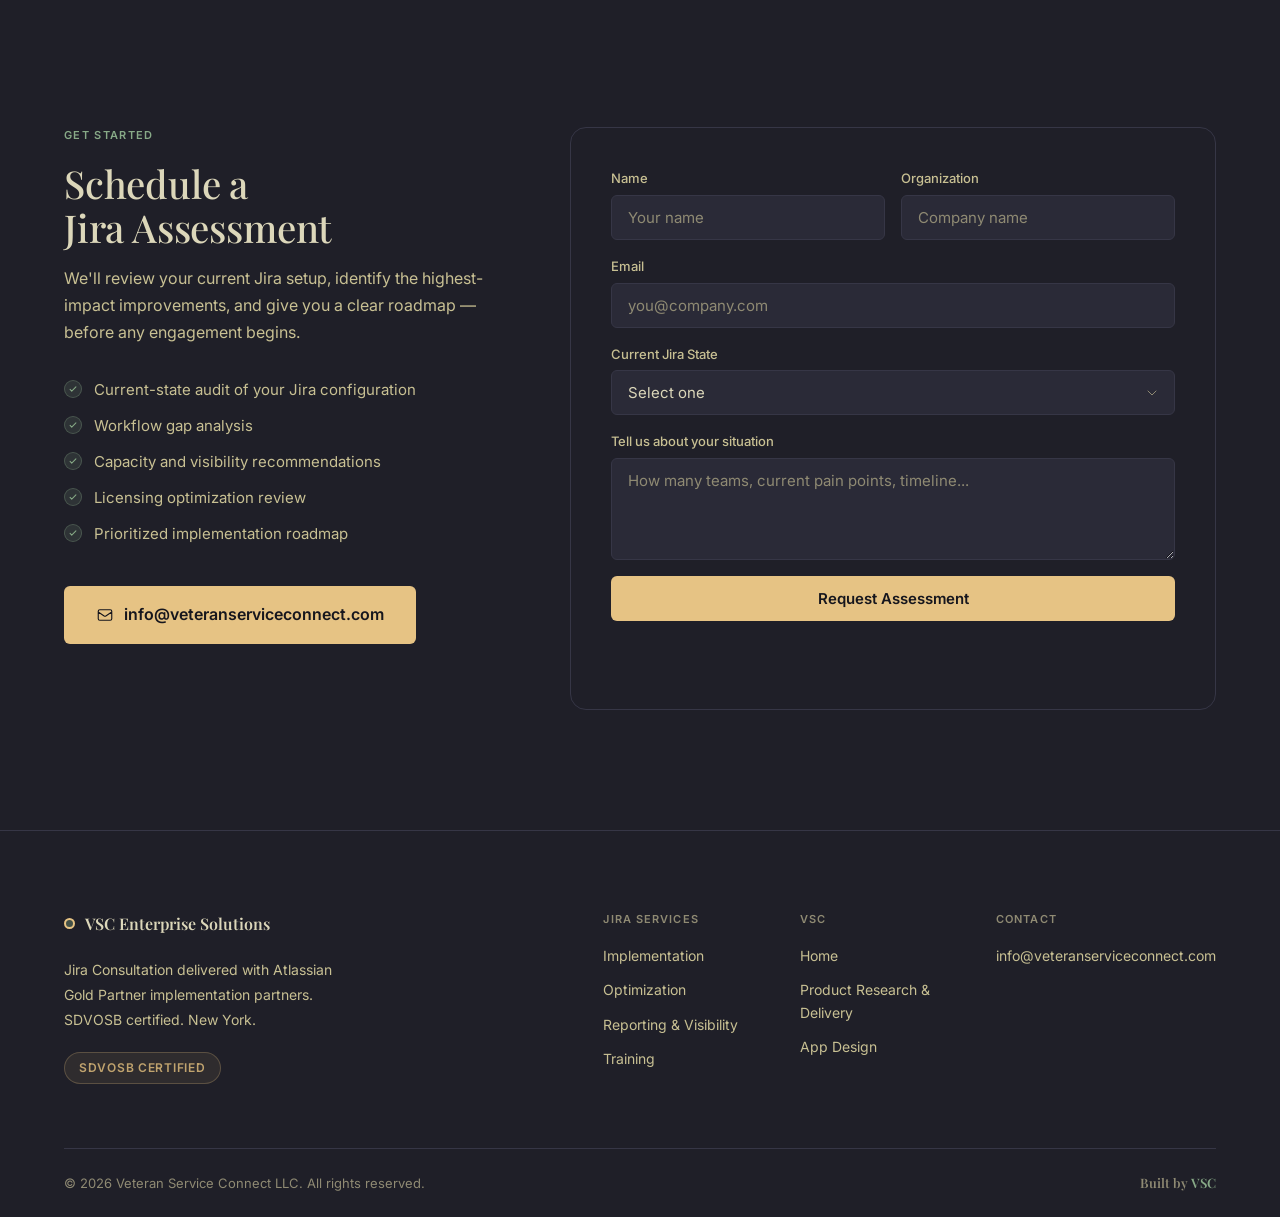
<file: jira.html>
<!DOCTYPE html>
<html lang="en" data-page="jira">
<head>
  <meta charset="UTF-8" />
  <meta name="viewport" content="width=device-width, initial-scale=1.0" />
  <meta name="description" content="VSC Jira Consultation Services — implementation, optimization, training, and capacity planning. Delivered with Atlassian Gold Partner implementation partners. SDVOSB certified." />
  <title>Jira Consultation — Veteran Service Connect</title>
  <link rel="icon" type="image/svg+xml" href="/assets/favicon.svg" />
  <link rel="preconnect" href="https://fonts.googleapis.com" />
  <link rel="preconnect" href="https://fonts.gstatic.com" crossorigin />
  <link href="https://fonts.googleapis.com/css2?family=Inter:wght@400;500;600;700&family=Playfair+Display:wght@500;600;700&family=JetBrains+Mono:wght@400;500&display=swap" rel="stylesheet" />
  <link rel="stylesheet" href="/css/styles.css?v=ink-1" />
  <style>
    .jira-accent { color: var(--color-accent); }
    .page-hero { background: linear-gradient(180deg, rgba(135,169,135,0.05) 0%, transparent 100%); }

    /* Services grid */
    .services-grid-3 {
      display: grid;
      grid-template-columns: repeat(3, 1fr);
      gap: 16px;
    }
    .service-card-v2 {
      background: var(--surface);
      border: 1px solid var(--border);
      border-radius: var(--r-lg);
      padding: 36px;
      transition: border-color 0.2s, transform 0.25s var(--ease-spring);
    }
    .service-card-v2:hover {
      border-color: rgba(135,169,135,0.3);
      transform: translateY(-2px);
    }
    .service-card-v2 .icon-box { margin-bottom: 20px; }
    .service-card-v2 h3 {
      font-family: var(--font-display);
      font-size: 19px;
      font-weight: 700;
      letter-spacing: -0.02em;
      margin-bottom: 12px;
    }
    .service-card-v2 p {
      font-size: 15px;
      color: var(--text-2);
      line-height: 1.7;
    }

    /* Capacity dashboard feature */
    .capacity-feature {
      display: grid;
      grid-template-columns: 1fr 1fr;
      gap: 64px;
      align-items: center;
    }
    .capacity-screen {
      background: var(--surface-2);
      border: 1px solid var(--border);
      border-radius: 20px;
      overflow: hidden;
    }
    .capacity-screen-bar {
      height: 40px;
      background: var(--surface-3);
      border-bottom: 1px solid var(--border);
      display: flex;
      align-items: center;
      padding: 0 16px;
      gap: 8px;
    }
    .wdot { width: 8px; height: 8px; border-radius: 50%; }
    .wdot:nth-child(1) { background: var(--color-ink-4); }
    .wdot:nth-child(2) { background: var(--color-ink-4); }
    .wdot:nth-child(3) { background: var(--color-ink-4); }
    .capacity-screen-inner { padding: 24px; }
    .cap-header { display: flex; justify-content: space-between; align-items: center; margin-bottom: 20px; }
    .cap-title { font-family: var(--font-display); font-size: 15px; font-weight: 700; }
    .cap-date { font-size: 12px; color: var(--text-3); }
    .cap-bar-group { display: flex; flex-direction: column; gap: 14px; }
    .cap-bar-row { display: flex; flex-direction: column; gap: 6px; }
    .cap-bar-label { display: flex; justify-content: space-between; font-size: 12px; color: var(--text-2); font-weight: 500; }
    .cap-bar-track { height: 6px; background: var(--surface-3); border-radius: 3px; overflow: hidden; }
    .cap-bar-fill { height: 100%; border-radius: 3px; }
    .fill-green { background: var(--color-ok); width: 72%; }
    .fill-yellow { background: var(--color-khaki); width: 88%; }
    .fill-red { background: var(--color-danger); width: 95%; }
    .fill-blue { background: var(--color-accent); width: 45%; }
    .cap-summary { margin-top: 20px; display: flex; gap: 12px; }
    .cap-sum-card { flex: 1; background: var(--surface-3); border-radius: 8px; padding: 12px; text-align: center; }
    .cap-sum-num { font-family: var(--font-display); font-size: 20px; font-weight: 600; }
    .cap-sum-label { font-size: 10px; color: var(--text-3); margin-top: 2px; }

    /* Pain points */
    .pain-grid {
      display: grid;
      grid-template-columns: repeat(2, 1fr);
      gap: 12px;
    }
    .pain-item {
      display: flex;
      gap: 16px;
      align-items: flex-start;
      background: var(--surface);
      border: 1px solid var(--border);
      border-radius: var(--r-md);
      padding: 24px;
    }
    .pain-x {
      width: 24px;
      height: 24px;
      border-radius: 50%;
      background: rgba(195,64,67,0.1);
      border: 1px solid rgba(195,64,67,0.2);
      display: flex;
      align-items: center;
      justify-content: center;
      color: var(--color-danger);
      font-size: 12px;
      font-weight: 700;
      flex-shrink: 0;
      margin-top: 2px;
    }
    .pain-item h4 {
      font-size: 15px;
      font-weight: 600;
      margin-bottom: 4px;
    }
    .pain-item p { font-size: 14px; color: var(--text-2); }

    /* Contact section */
    .contact-split {
      display: grid;
      grid-template-columns: 1fr 1.2fr;
      gap: 80px;
      align-items: start;
    }

    @media (max-width: 900px) {
      .services-grid-3 { grid-template-columns: 1fr; }
      .capacity-feature { grid-template-columns: 1fr; }
      .pain-grid { grid-template-columns: 1fr; }
      .contact-split { grid-template-columns: 1fr; gap: 48px; }
    }
  </style>
</head>
<body>

  <header class="nav" id="nav">
    <div class="container nav-inner">
      <a href="/" class="nav-logo">
        <span class="coin" aria-hidden="true"></span><span class="nav-logo-text">VSC Enterprise Solutions</span>
        
      </a>
      <button class="nav-toggle" id="nav-toggle" aria-label="Toggle navigation">
        <span></span><span></span><span></span>
      </button>
      <nav class="nav-links" id="nav-links">
        <a href="/jira" class="active">Jira</a>
        <a href="/delivery">Product Research &amp; Delivery</a>
        <a href="/apps">App Design</a>
        
        <a href="#contact" class="btn btn-primary btn-sm">Schedule Assessment</a>
      </nav>
    </div>
  </header>

  <main>

    <!-- PAGE HERO -->
    <section class="page-hero">
      <div class="orb orb-1" style="opacity:0.6"></div>
      <div class="hero-dots" style="opacity:0.5"></div>
      <div class="container">
        <p class="eyebrow reveal" style="color:var(--color-accent)">Jira Consultation &nbsp;·&nbsp; SDVOSB Certified</p>
        <h1 class="display-l reveal reveal-delay-1" style="max-width:800px;margin-top:16px;margin-bottom:24px;">
          Jira, done right.<br />
          <span class="grad-text-blue">From day one to at scale.</span>
        </h1>
        <p class="body-l reveal reveal-delay-2" style="color:var(--text-2);max-width:560px;margin-bottom:40px;">
          VSC pairs E-2-E product strategy with a deep technical bench — our partners maintain Atlassian Gold Partner status and bring certified expertise across some of the world's most complex Jira environments. We design, implement, and optimize Jira so it actually matches how your team works.
        </p>
        <div style="display:flex;gap:12px;flex-wrap:wrap;" class="reveal reveal-delay-3">
          <a href="#contact" class="btn btn-gradient btn-lg">Schedule a Jira Assessment</a>
          <a href="#services" class="btn btn-ghost btn-lg">See What We Fix</a>
        </div>
        <div style="margin-top:48px;display:flex;gap:12px;flex-wrap:wrap;" class="reveal reveal-delay-4">
          <span class="badge badge-indigo">Delivered w/ Gold Partners</span>
          <span class="badge badge-gold">SDVOSB Certified (VSC)</span>
          <span class="badge badge-green">Jira Software</span>
          <span class="badge badge-green">Jira Service Management</span>
          <span class="badge badge-outline">Confluence</span>
        </div>
      </div>
    </section>

    <div class="glow-line"></div>

    <!-- PAIN POINTS -->
    <section class="section section-dark" id="services">
      <div class="container">
        <div class="section-header centered reveal">
          <p class="eyebrow">Why Teams Come to Us</p>
          <h2 class="headline">Common Jira problems we've seen — and fixed.</h2>
        </div>
        <div class="pain-grid reveal reveal-delay-1">
          <div class="pain-item">
            <div class="pain-x">✕</div>
            <div>
              <h4>Jira was set up years ago and nobody knows why it's structured the way it is</h4>
              <p>Inherited workflows nobody touches, boards nobody understands, and fields that haven't been used since 2021.</p>
            </div>
          </div>
          <div class="pain-item">
            <div class="pain-x">✕</div>
            <div>
              <h4>Different teams running completely different Jira configurations</h4>
              <p>Engineering sprints don't talk to design boards. Product roadmaps live in spreadsheets. Nothing connects.</p>
            </div>
          </div>
          <div class="pain-item">
            <div class="pain-x">✕</div>
            <div>
              <h4>Capacity planning done in spreadsheets while Jira sits empty</h4>
              <p>Leadership wants visibility. Teams want autonomy. The gap is a Jira configuration problem, not a process problem.</p>
            </div>
          </div>
          <div class="pain-item">
            <div class="pain-x">✕</div>
            <div>
              <h4>New team members take weeks to understand the workflow</h4>
              <p>Onboarding to Jira shouldn't require tribal knowledge. If it does, the configuration is the problem.</p>
            </div>
          </div>
          <div class="pain-item">
            <div class="pain-x">✕</div>
            <div>
              <h4>Licensing costs growing faster than team size</h4>
              <p>Unused licenses, duplicate tools, and unoptimized tier placement are bleeding budget every month.</p>
            </div>
          </div>
          <div class="pain-item">
            <div class="pain-x">✕</div>
            <div>
              <h4>Jira reports don't tell you what you actually need to know</h4>
              <p>Velocity charts. Burndown charts. None of them answer "are we going to hit the deadline?"</p>
            </div>
          </div>
        </div>
      </div>
    </section>

    <!-- SERVICES -->
    <section class="section">
      <div class="container">
        <div class="section-header centered reveal">
          <p class="eyebrow">Our Services</p>
          <h2 class="headline">Everything your Jira environment needs.</h2>
        </div>
        <div class="services-grid-3 reveal reveal-delay-1">
          <div class="service-card-v2">
            <div class="icon-box">
              <svg width="22" height="22" fill="none" viewBox="0 0 24 24"><path d="M9 5H7a2 2 0 00-2 2v12a2 2 0 002 2h10a2 2 0 002-2V7a2 2 0 00-2-2h-2M9 5a2 2 0 002 2h2a2 2 0 002-2M9 5a2 2 0 012-2h2a2 2 0 012 2m-6 9l2 2 4-4" stroke="currentColor" stroke-width="1.5" stroke-linecap="round" stroke-linejoin="round"/></svg>
            </div>
            <h3>Jira Implementation</h3>
            <p>Greenfield setup designed around how your team actually works — not generic templates. Project types, issue hierarchies, workflows, and screens configured from the ground up.</p>
          </div>
          <div class="service-card-v2">
            <div class="icon-box">
              <svg width="22" height="22" fill="none" viewBox="0 0 24 24"><path d="M10.325 4.317c.426-1.756 2.924-1.756 3.35 0a1.724 1.724 0 002.573 1.066c1.543-.94 3.31.826 2.37 2.37a1.724 1.724 0 001.065 2.572c1.756.426 1.756 2.924 0 3.35a1.724 1.724 0 00-1.066 2.573c.94 1.543-.826 3.31-2.37 2.37a1.724 1.724 0 00-2.572 1.065c-.426 1.756-2.924 1.756-3.35 0a1.724 1.724 0 00-2.573-1.066c-1.543.94-3.31-.826-2.37-2.37a1.724 1.724 0 00-1.065-2.572c-1.756-.426-1.756-2.924 0-3.35a1.724 1.724 0 001.066-2.573c-.94-1.543.826-3.31 2.37-2.37.996.608 2.296.07 2.572-1.065z" stroke="currentColor" stroke-width="1.5"/><path d="M15 12a3 3 0 11-6 0 3 3 0 016 0z" stroke="currentColor" stroke-width="1.5"/></svg>
            </div>
            <h3>Workflow Optimization</h3>
            <p>Audit your existing Jira setup, eliminate redundancy, redesign workflows for clarity, and retrain teams. We fix what's broken without burning what's working.</p>
          </div>
          <div class="service-card-v2">
            <div class="icon-box">
              <svg width="22" height="22" fill="none" viewBox="0 0 24 24"><path d="M17 20h5v-2a3 3 0 00-5.356-1.857M17 20H7m10 0v-2c0-.656-.126-1.283-.356-1.857M7 20H2v-2a3 3 0 015.356-1.857M7 20v-2c0-.656.126-1.283.356-1.857m0 0a5.002 5.002 0 019.288 0M15 7a3 3 0 11-6 0 3 3 0 016 0z" stroke="currentColor" stroke-width="1.5" stroke-linecap="round" stroke-linejoin="round"/></svg>
            </div>
            <h3>Admin &amp; User Management</h3>
            <p>User provisioning, permission schemes, group management, SSO integration, and role-based access — structured for growth without becoming a permission nightmare.</p>
          </div>
          <div class="service-card-v2">
            <div class="icon-box">
              <svg width="22" height="22" fill="none" viewBox="0 0 24 24"><path d="M9 19v-6a2 2 0 00-2-2H5a2 2 0 00-2 2v6a2 2 0 002 2h2a2 2 0 002-2zm0 0V9a2 2 0 012-2h2a2 2 0 012 2v10m-6 0a2 2 0 002 2h2a2 2 0 002-2m0 0V5a2 2 0 012-2h2a2 2 0 012 2v14a2 2 0 01-2 2h-2a2 2 0 01-2-2z" stroke="currentColor" stroke-width="1.5" stroke-linecap="round" stroke-linejoin="round"/></svg>
            </div>
            <h3>Reporting &amp; Visibility</h3>
            <p>Custom dashboards, sprint health reporting, and leadership-ready delivery forecasts built directly on top of your existing Jira data — no new tools required.</p>
          </div>
          <div class="service-card-v2">
            <div class="icon-box">
              <svg width="22" height="22" fill="none" viewBox="0 0 24 24"><path d="M12 6.253v13m0-13C10.832 5.477 9.246 5 7.5 5S4.168 5.477 3 6.253v13C4.168 18.477 5.754 18 7.5 18s3.332.477 4.5 1.253m0-13C13.168 5.477 14.754 5 16.5 5c1.747 0 3.332.477 4.5 1.253v13C19.832 18.477 18.247 18 16.5 18c-1.746 0-3.332.477-4.5 1.253" stroke="currentColor" stroke-width="1.5" stroke-linecap="round" stroke-linejoin="round"/></svg>
            </div>
            <h3>Training &amp; Enablement</h3>
            <p>Live training sessions, documentation, and onboarding flows for every role — from new ICs to senior program managers — so your team becomes self-sufficient.</p>
          </div>
          <div class="service-card-v2">
            <div class="icon-box">
              <svg width="22" height="22" fill="none" viewBox="0 0 24 24"><path d="M9 12l2 2 4-4M7.835 4.697a3.42 3.42 0 001.946-.806 3.42 3.42 0 014.438 0 3.42 3.42 0 001.946.806 3.42 3.42 0 013.138 3.138 3.42 3.42 0 00.806 1.946 3.42 3.42 0 010 4.438 3.42 3.42 0 00-.806 1.946 3.42 3.42 0 01-3.138 3.138 3.42 3.42 0 00-1.946.806 3.42 3.42 0 01-4.438 0 3.42 3.42 0 00-1.946-.806 3.42 3.42 0 01-3.138-3.138 3.42 3.42 0 00-.806-1.946 3.42 3.42 0 010-4.438 3.42 3.42 0 00.806-1.946 3.42 3.42 0 013.138-3.138z" stroke="currentColor" stroke-width="1.5" stroke-linecap="round" stroke-linejoin="round"/></svg>
            </div>
            <h3>Licensing &amp; Cost Optimization</h3>
            <p>Our partners maintain Atlassian Gold Partner status — they bring certified licensing expertise and deep technical bench knowledge to optimize your Atlassian spend.</p>
          </div>
        </div>
      </div>
    </section>

    <!-- PARTNERSHIP MODEL -->
    <section class="section">
      <div class="container">
        <div class="section-header centered reveal">
          <p class="eyebrow" style="color:var(--color-accent)">How We Work Together</p>
          <h2 class="headline">The partnership model.</h2>
          <p class="body-l" style="color:var(--text-2);max-width:580px;">VSC's Jira practice is anchored by a dedicated Jira technology lead. We and our implementation partners divide the work cleanly — so you get deep strategic thinking and deep technical execution without one diluting the other.</p>
        </div>
        <div style="display:grid;grid-template-columns:1fr auto 1fr;gap:24px;align-items:start;" class="reveal reveal-delay-1">
          <!-- VSC Column -->
          <div style="background:rgba(135,169,135,0.06);border:1px solid rgba(135,169,135,0.2);border-radius:var(--r-lg);padding:40px;">
            <div style="display:inline-flex;align-items:center;gap:10px;margin-bottom:24px;">
              <div class="nav-logo-mark" style="width:32px;height:32px;font-size:13px;">V</div>
              <span style="font-family:var(--font-display);font-weight:700;font-size:17px;">VSC</span>
              <span class="badge badge-gold">SDVOSB</span>
            </div>
            <h3 style="font-family:var(--font-display);font-size:20px;font-weight:700;margin-bottom:16px;">Strategy &amp; Workflow</h3>
            <ul style="list-style:none;display:flex;flex-direction:column;gap:12px;">
              <li style="font-size:15px;color:var(--text-2);display:flex;gap:10px;align-items:flex-start;"><span style="color:var(--color-accent);flex-shrink:0">→</span> Jira workflow design and optimization</li>
              <li style="font-size:15px;color:var(--text-2);display:flex;gap:10px;align-items:flex-start;"><span style="color:var(--color-accent);flex-shrink:0">→</span> Process analysis and gap identification</li>
              <li style="font-size:15px;color:var(--text-2);display:flex;gap:10px;align-items:flex-start;"><span style="color:var(--color-accent);flex-shrink:0">→</span> Custom dashboard and reporting strategy</li>
              <li style="font-size:15px;color:var(--text-2);display:flex;gap:10px;align-items:flex-start;"><span style="color:var(--color-accent);flex-shrink:0">→</span> API skin design and integration planning</li>
              <li style="font-size:15px;color:var(--text-2);display:flex;gap:10px;align-items:flex-start;"><span style="color:var(--color-accent);flex-shrink:0">→</span> Team training and change management</li>
              <li style="font-size:15px;color:var(--text-2);display:flex;gap:10px;align-items:flex-start;"><span style="color:var(--color-accent);flex-shrink:0">→</span> Ongoing optimization — single point of contact</li>
            </ul>
          </div>
          <!-- Plus -->
          <div style="font-size:32px;color:var(--text-3);padding-top:48px;text-align:center;">+</div>
          <!-- Partner Column -->
          <div style="background:rgba(135,169,135,0.04);border:1px solid rgba(135,169,135,0.15);border-radius:var(--r-lg);padding:40px;">
            <div style="display:inline-flex;align-items:center;gap:10px;margin-bottom:24px;">
              <div style="width:32px;height:32px;border-radius:8px;background:rgba(135,169,135,0.15);border:1px solid rgba(135,169,135,0.3);display:flex;align-items:center;justify-content:center;">
                <svg width="16" height="16" fill="none" viewBox="0 0 24 24"><path d="M9 12l2 2 4-4M7.835 4.697a3.42 3.42 0 001.946-.806 3.42 3.42 0 014.438 0 3.42 3.42 0 001.946.806 3.42 3.42 0 013.138 3.138 3.42 3.42 0 00.806 1.946 3.42 3.42 0 010 4.438 3.42 3.42 0 00-.806 1.946 3.42 3.42 0 01-3.138 3.138 3.42 3.42 0 00-1.946.806 3.42 3.42 0 01-4.438 0 3.42 3.42 0 00-1.946-.806 3.42 3.42 0 01-3.138-3.138 3.42 3.42 0 00-.806-1.946 3.42 3.42 0 010-4.438 3.42 3.42 0 00.806-1.946 3.42 3.42 0 013.138-3.138z" stroke="currentColor" stroke-width="1.5"/></svg>
              </div>
              <span style="font-family:var(--font-display);font-weight:700;font-size:17px;">Implementation Partner</span>
              <span class="badge badge-indigo">Gold Tier</span>
            </div>
            <h3 style="font-family:var(--font-display);font-size:20px;font-weight:700;margin-bottom:16px;">Technical Execution</h3>
            <ul style="list-style:none;display:flex;flex-direction:column;gap:12px;">
              <li style="font-size:15px;color:var(--text-2);display:flex;gap:10px;align-items:flex-start;"><span style="color:var(--color-accent);flex-shrink:0">→</span> Complex migrations (Server → Cloud, DC → Cloud)</li>
              <li style="font-size:15px;color:var(--text-2);display:flex;gap:10px;align-items:flex-start;"><span style="color:var(--color-accent);flex-shrink:0">→</span> Atlassian licensing and tier optimization</li>
              <li style="font-size:15px;color:var(--text-2);display:flex;gap:10px;align-items:flex-start;"><span style="color:var(--color-accent);flex-shrink:0">→</span> API integrations and custom app development</li>
              <li style="font-size:15px;color:var(--text-2);display:flex;gap:10px;align-items:flex-start;"><span style="color:var(--color-accent);flex-shrink:0">→</span> Enterprise SSO and security configuration</li>
              <li style="font-size:15px;color:var(--text-2);display:flex;gap:10px;align-items:flex-start;"><span style="color:var(--color-accent);flex-shrink:0">→</span> Certified implementation (Gold Partner credentials)</li>
              <li style="font-size:15px;color:var(--text-2);display:flex;gap:10px;align-items:flex-start;"><span style="color:var(--color-accent);flex-shrink:0">→</span> Data center and enterprise-scale deployments</li>
            </ul>
          </div>
        </div>
        <p class="reveal reveal-delay-2" style="margin-top:24px;font-size:14px;color:var(--text-3);text-align:center;">One engagement. VSC leads. You get the full bench. Zero handoffs to you.</p>
      </div>
    </section>

    <!-- CAPACITY DASHBOARD WAITLIST -->
    <section class="section section-dark" id="capacity-dashboard">
      <div class="container">
        <div style="display:grid;grid-template-columns:1fr 1.1fr;gap:80px;align-items:start;" class="reveal">
          <div>
            <span class="badge badge-indigo" style="margin-bottom:20px;display:inline-flex;">Coming Soon</span>
            <h2 class="headline" style="margin-bottom:16px;">Capacity Dashboard</h2>
            <p class="body-l" style="color:var(--text-2);margin-bottom:24px;">
              A real-time capacity planning and delivery forecasting tool built on top of your existing Jira data — no new processes, no new tools. Leadership visibility and team autonomy in the same interface.
            </p>
            <ul class="checklist" style="margin-bottom:32px;">
              <li>Live capacity utilization across teams and sprints</li>
              <li>Delivery forecasting based on velocity and backlog depth</li>
              <li>Risk flagging before deadlines are missed</li>
              <li>Leadership-ready dashboards with no manual reporting</li>
              <li>Connects directly to your existing Jira projects</li>
            </ul>
            <!-- Mockup preview -->
            <div class="capacity-screen">
              <div class="capacity-screen-bar">
                <div class="wdot"></div><div class="wdot"></div><div class="wdot"></div>
                <span style="font-size:11px;color:var(--text-3);margin-left:8px;">Capacity Dashboard — Sprint 24</span>
              </div>
              <div class="capacity-screen-inner">
                <div class="cap-header">
                  <div class="cap-title">Team Capacity Overview</div>
                  <div class="cap-date">Sprint ends in 6 days</div>
                </div>
                <div class="cap-bar-group">
                  <div class="cap-bar-row">
                    <div class="cap-bar-label"><span>Engineering</span><span>72%</span></div>
                    <div class="cap-bar-track"><div class="cap-bar-fill fill-green"></div></div>
                  </div>
                  <div class="cap-bar-row">
                    <div class="cap-bar-label"><span>Design</span><span>88%</span></div>
                    <div class="cap-bar-track"><div class="cap-bar-fill fill-yellow"></div></div>
                  </div>
                  <div class="cap-bar-row">
                    <div class="cap-bar-label"><span>QA</span><span>95%</span></div>
                    <div class="cap-bar-track"><div class="cap-bar-fill fill-red"></div></div>
                  </div>
                  <div class="cap-bar-row">
                    <div class="cap-bar-label"><span>Platform</span><span>45%</span></div>
                    <div class="cap-bar-track"><div class="cap-bar-fill fill-blue"></div></div>
                  </div>
                </div>
                <div class="cap-summary">
                  <div class="cap-sum-card"><div class="cap-sum-num" style="color:var(--color-ok)">On Track</div><div class="cap-sum-label">2 Teams</div></div>
                  <div class="cap-sum-card"><div class="cap-sum-num" style="color:var(--color-khaki)">At Risk</div><div class="cap-sum-label">1 Team</div></div>
                  <div class="cap-sum-card"><div class="cap-sum-num" style="color:var(--color-danger)">Critical</div><div class="cap-sum-label">1 Team</div></div>
                </div>
              </div>
            </div>
          </div>
          <!-- Waitlist Form -->
          <div class="card card-glass reveal reveal-delay-2" style="padding:40px;">
            <h3 style="font-family:var(--font-display);font-size:22px;font-weight:700;margin-bottom:8px;">Join the Waitlist</h3>
            <p style="font-size:14px;color:var(--text-2);margin-bottom:28px;">Be first to know when Capacity Dashboard opens. No spam — one email when it's ready.</p>
            <form id="capacity-waitlist-form" class="form" novalidate>
              <div class="form-row">
                <div class="form-group">
                  <label for="wl-name">Name</label>
                  <input type="text" id="wl-name" name="Name" placeholder="Your name" required />
                </div>
                <div class="form-group">
                  <label for="wl-company">Company</label>
                  <input type="text" id="wl-company" name="Company" placeholder="Your company" required />
                </div>
              </div>
              <div class="form-group">
                <label for="wl-email">Work Email</label>
                <input type="email" id="wl-email" name="Work Email" placeholder="you@company.com" required />
              </div>
              <div class="form-group">
                <label for="wl-size">Team Size</label>
                <select id="wl-size" name="Team Size">
                  <option value="">Select one</option>
                  <option>Just me</option>
                  <option>2–10</option>
                  <option>11–50</option>
                  <option>51–200</option>
                  <option>200+</option>
                </select>
              </div>
              <div class="form-group">
                <label for="wl-usecase">What would you use it for?</label>
                <textarea id="wl-usecase" name="Use Case" rows="3" placeholder="Sprint planning, leadership reporting, resource allocation..."></textarea>
              </div>
              <div class="form-group">
                <label for="wl-timeline">When do you need it?</label>
                <select id="wl-timeline" name="Timeline">
                  <option value="">Select one</option>
                  <option>Immediately</option>
                  <option>Within 3 months</option>
                  <option>Within 6 months</option>
                  <option>Just exploring</option>
                </select>
              </div>
              <button type="submit" class="btn btn-gradient btn-full" id="wl-submit">Join the Waitlist</button>
              <p id="wl-msg" style="font-size:13px;text-align:center;margin-top:12px;min-height:20px;"></p>
            </form>
            <script>
              (function() {
                var form = document.getElementById('capacity-waitlist-form');
                var btn = document.getElementById('wl-submit');
                var msg = document.getElementById('wl-msg');
                form.addEventListener('submit', function(e) {
                  e.preventDefault();
                  var d = new Date();
                  var subject = 'Capacity Dashboard Waitlist — ' +
                    d.toLocaleDateString('en-US', {month:'long', day:'numeric', year:'numeric'}) +
                    ' at ' + d.toLocaleTimeString('en-US', {hour:'2-digit', minute:'2-digit'});
                  var data = { form_type: 'Capacity Dashboard Waitlist', _subject: subject };
                  new FormData(form).forEach(function(v, k) { data[k] = v; });
                  btn.disabled = true;
                  btn.textContent = 'Sending…';
                  fetch('/api/contact', {
                    method: 'POST',
                    headers: { 'Content-Type': 'application/json' },
                    body: JSON.stringify(data)
                  }).then(function(r) {
                    if (r.ok) {
                      btn.textContent = 'You\'re on the list ✓';
                      msg.style.color = 'var(--color-ok)';
                      msg.textContent = 'We\'ll be in touch when Capacity Dashboard opens.';
                      form.reset();
                    } else {
                      throw new Error();
                    }
                  }).catch(function() {
                    btn.disabled = false;
                    btn.textContent = 'Join the Waitlist';
                    msg.style.color = 'var(--color-warn)';
                    msg.textContent = 'Something went wrong — email us at info@veteranserviceconnect.com';
                  });
                });
              })();
            </script>
          </div>
        </div>
      </div>
    </section>

    <!-- CONTACT -->
    <section class="section section-dark" id="contact">
      <div class="container">
        <div class="contact-split">
          <div class="reveal">
            <p class="eyebrow" style="color:var(--color-accent);margin-bottom:16px;">Get Started</p>
            <h2 class="headline" style="margin-bottom:16px;">Schedule a Jira Assessment</h2>
            <p class="body" style="color:var(--text-2);margin-bottom:32px;">
              We'll review your current Jira setup, identify the highest-impact improvements, and give you a clear roadmap — before any engagement begins.
            </p>
            <ul class="checklist">
              <li>Current-state audit of your Jira configuration</li>
              <li>Workflow gap analysis</li>
              <li>Capacity and visibility recommendations</li>
              <li>Licensing optimization review</li>
              <li>Prioritized implementation roadmap</li>
            </ul>
            <div style="margin-top:40px;">
              <a href="mailto:info@veteranserviceconnect.com" class="btn btn-gradient btn-lg" style="display:inline-flex;align-items:center;gap:10px;">
                <svg width="18" height="18" fill="none" viewBox="0 0 24 24"><path d="M3 8l7.89 5.26a2 2 0 002.22 0L21 8M5 19h14a2 2 0 002-2V7a2 2 0 00-2-2H5a2 2 0 00-2 2v10a2 2 0 002 2z" stroke="currentColor" stroke-width="1.5" stroke-linecap="round" stroke-linejoin="round"/></svg>
                info@veteranserviceconnect.com
              </a>
            </div>
          </div>
          <div class="card card-glass reveal reveal-delay-2" style="padding:40px;">
            <form class="form" id="contact-form" novalidate>
              <div class="form-row">
                <div class="form-group">
                  <label for="name">Name</label>
                  <input type="text" id="name" name="Name" placeholder="Your name" required />
                </div>
                <div class="form-group">
                  <label for="org">Organization</label>
                  <input type="text" id="org" name="Organization" placeholder="Company name" />
                </div>
              </div>
              <div class="form-group">
                <label for="email">Email</label>
                <input type="email" id="email" name="Email" placeholder="you@company.com" required />
              </div>
              <div class="form-group">
                <label for="jira-state">Current Jira State</label>
                <select id="jira-state" name="Current Jira State">
                  <option value="">Select one</option>
                  <option>Starting from scratch</option>
                  <option>Existing setup that needs cleanup</option>
                  <option>Enterprise migration</option>
                  <option>Need training &amp; enablement</option>
                  <option>Capacity planning / dashboard</option>
                  <option>Licensing review</option>
                </select>
              </div>
              <div class="form-group">
                <label for="message">Tell us about your situation</label>
                <textarea id="message" name="Message" rows="4" placeholder="How many teams, current pain points, timeline..."></textarea>
              </div>
              <button type="submit" class="btn btn-gradient btn-full" id="contact-submit">Request Assessment</button>
              <p id="contact-msg" style="font-size:13px;text-align:center;margin-top:12px;min-height:20px;"></p>
            </form>
            <script>
              (function() {
                var form = document.getElementById('contact-form');
                var btn = document.getElementById('contact-submit');
                var msg = document.getElementById('contact-msg');
                form.addEventListener('submit', function(e) {
                  e.preventDefault();
                  var d = new Date();
                  var subject = 'Jira Assessment Request — ' +
                    d.toLocaleDateString('en-US', {month:'long', day:'numeric', year:'numeric'}) +
                    ' at ' + d.toLocaleTimeString('en-US', {hour:'2-digit', minute:'2-digit'});
                  var data = { form_type: 'Jira Assessment Request', _subject: subject };
                  new FormData(form).forEach(function(v, k) { data[k] = v; });
                  btn.disabled = true;
                  btn.textContent = 'Sending…';
                  fetch('/api/contact', {
                    method: 'POST',
                    headers: { 'Content-Type': 'application/json' },
                    body: JSON.stringify(data)
                  }).then(function(r) {
                    if (r.ok) {
                      btn.textContent = 'Request Sent ✓';
                      msg.style.color = 'var(--color-ok)';
                      msg.textContent = 'We\'ll be in touch within one business day.';
                      form.reset();
                    } else { throw new Error(); }
                  }).catch(function() {
                    btn.disabled = false;
                    btn.textContent = 'Request Assessment';
                    msg.style.color = 'var(--color-warn)';
                    msg.textContent = 'Something went wrong — email us at info@veteranserviceconnect.com';
                  });
                });
              })();
            </script>
          </div>
        </div>
      </div>
    </section>

  </main>

  <footer class="footer">
    <div class="container">
      <div class="footer-inner">
        <div class="footer-brand">
          <a href="/" class="nav-logo"><span class="coin" aria-hidden="true"></span><span class="nav-logo-text">VSC Enterprise Solutions</span></a>
          <p>Jira Consultation delivered with Atlassian Gold Partner implementation partners. SDVOSB certified. New York.</p>
          <span class="badge badge-gold">SDVOSB Certified</span>
        </div>
        <div class="footer-links-grid">
          <div class="footer-col">
            <h4>Jira Services</h4>
            <a href="#services">Implementation</a>
            <a href="#services">Optimization</a>
            <a href="#services">Reporting &amp; Visibility</a>
            <a href="#services">Training</a>
          </div>
          <div class="footer-col">
            <h4>VSC</h4>
            <a href="/">Home</a>
            <a href="/delivery">Product Research &amp; Delivery</a>
            <a href="/apps">App Design</a>
            
          </div>
          <div class="footer-col">
            <h4>Contact</h4>
            <a href="mailto:info@veteranserviceconnect.com">info@veteranserviceconnect.com</a>
          </div>
        </div>
      </div>
      <div class="footer-bottom">
        <p>© 2026 Veteran Service Connect LLC. All rights reserved.</p>
        <div class="footer-built">Built by <span>VSC</span></div>
      </div>
    </div>
  </footer>

  <script src="/js/main.js?v=ink-1"></script>
</body>
</html>
</file>
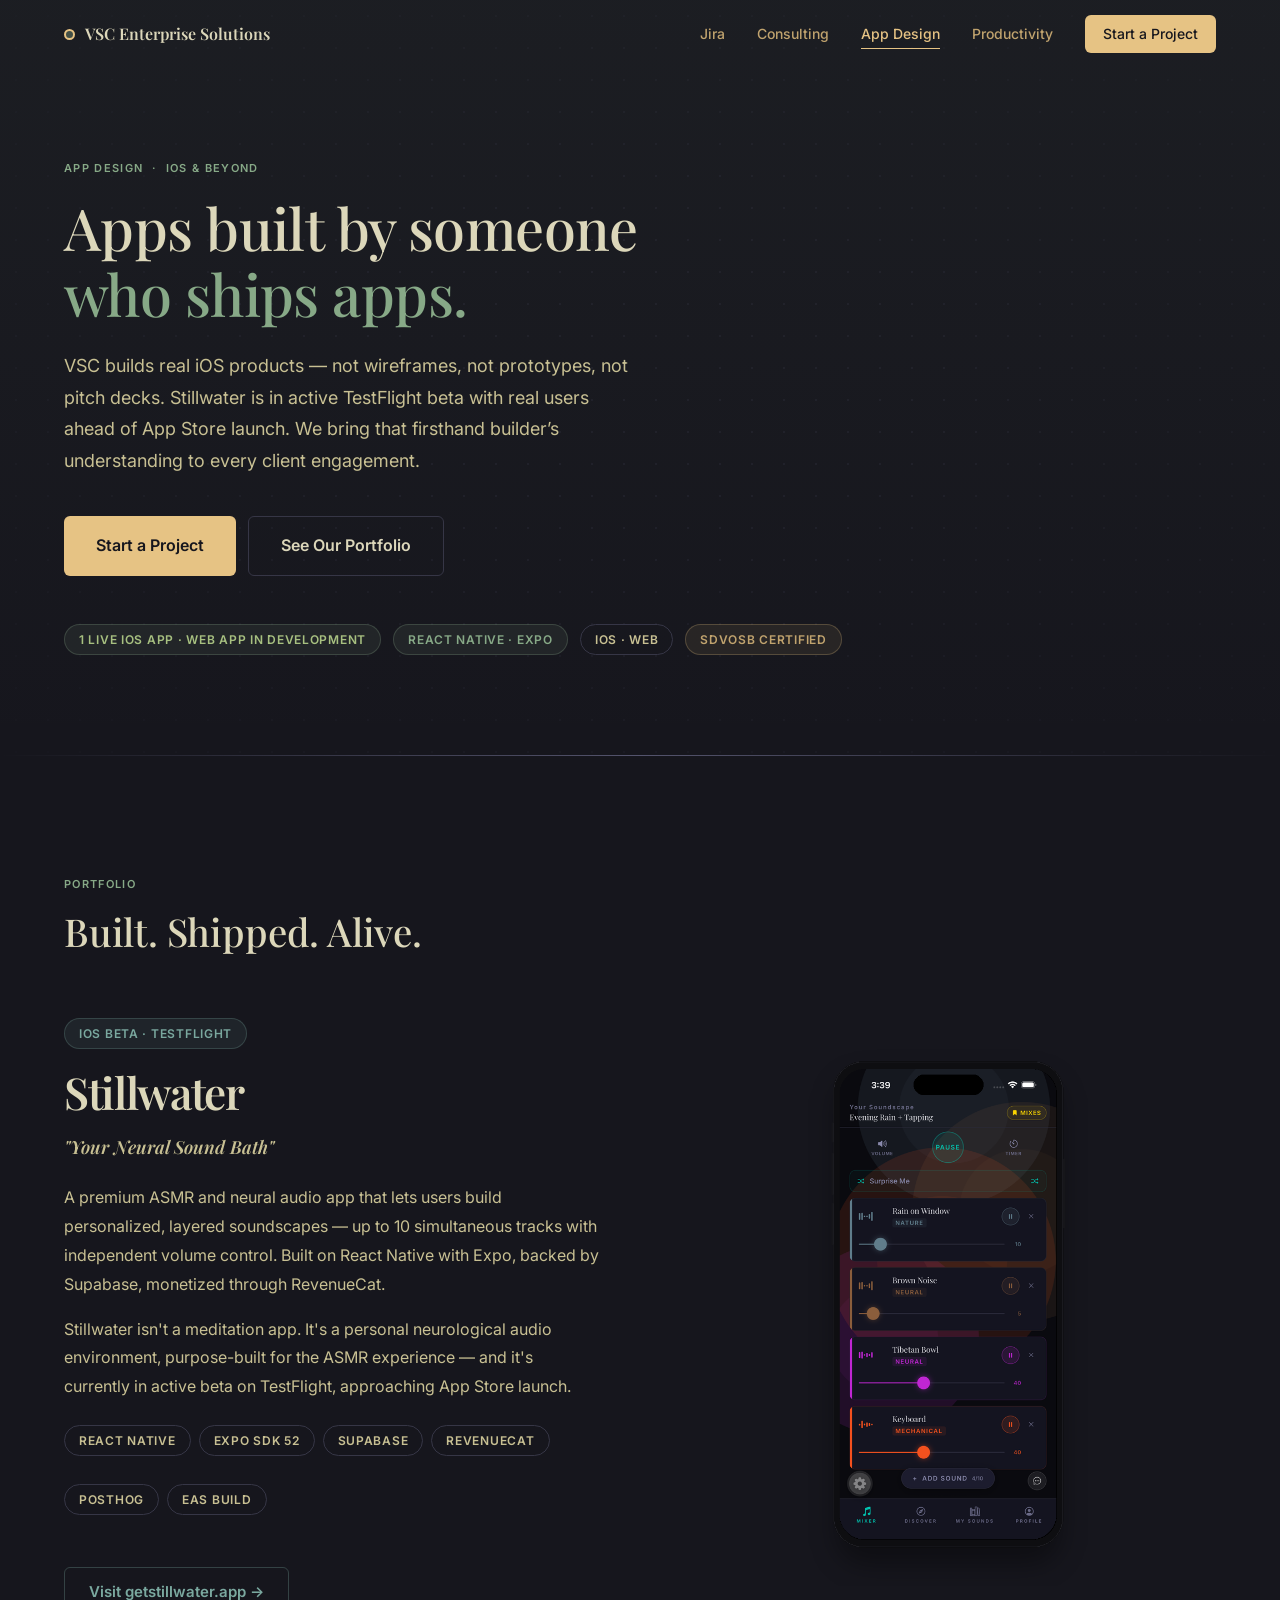
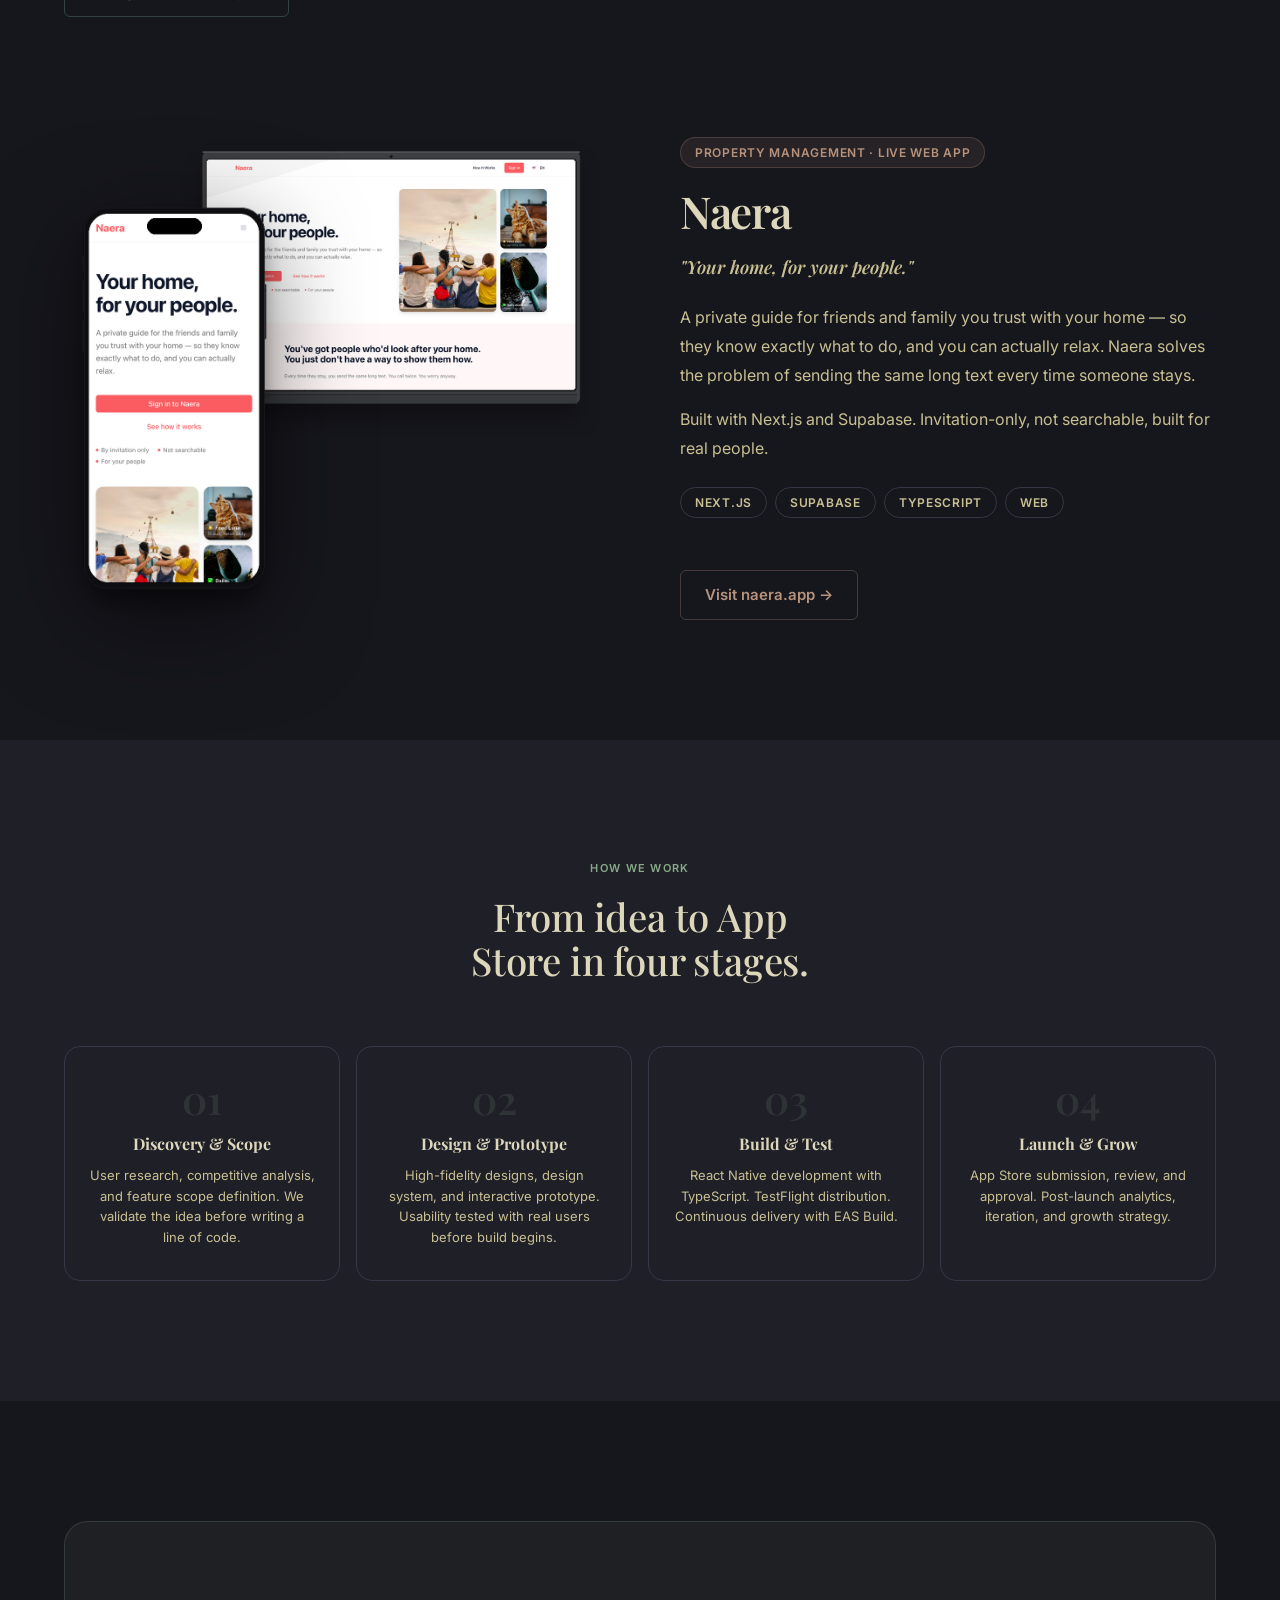
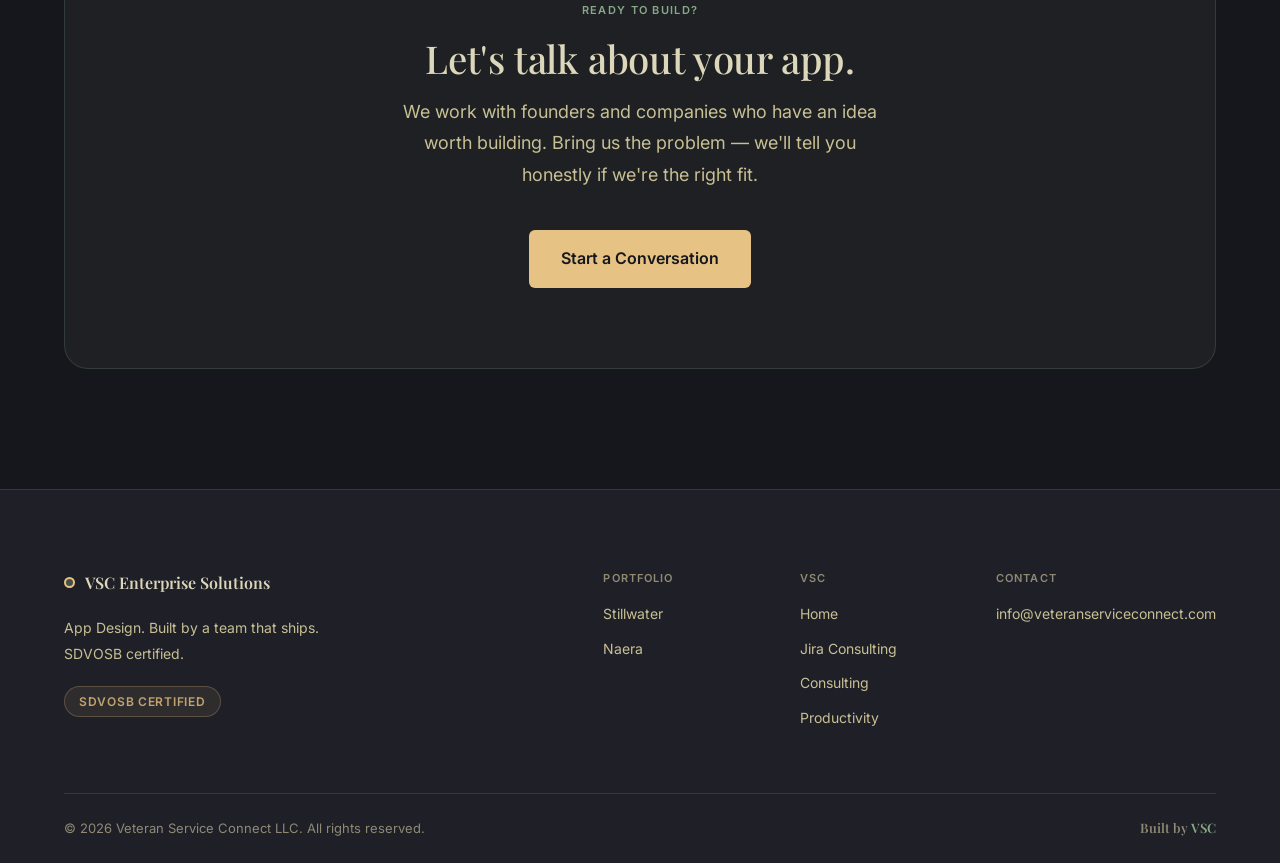
<file: mobileappdesign.html>
<!DOCTYPE html>
<html lang="en" data-page="mobileappdesign">
<head>
  <meta charset="UTF-8" />
  <meta name="viewport" content="width=device-width, initial-scale=1.0" />
  <meta name="description" content="VSC App Design — Stillwater ASMR, Naera property management. From concept to App Store, built by a team that's done it." />
  <title>App Design — Veteran Service Connect</title>
  <link rel="icon" type="image/svg+xml" href="/assets/favicon.svg" />
  <link rel="preconnect" href="https://fonts.googleapis.com" />
  <link rel="preconnect" href="https://fonts.gstatic.com" crossorigin />
  <link href="https://fonts.googleapis.com/css2?family=Inter:wght@400;500;600;700&family=Playfair+Display:wght@500;600;700&family=JetBrains+Mono:wght@400;500&display=swap" rel="stylesheet" />
  <link rel="stylesheet" href="/css/styles.css?v=ink-1" />
  <style>
    .page-hero { background: linear-gradient(180deg, rgba(135,169,135,0.05) 0%, transparent 100%); }

    /* App showcase */
    .app-showcase {
      display: grid;
      grid-template-columns: 1fr 1fr;
      gap: 80px;
      align-items: center;
    }
    .app-showcase.reverse { direction: rtl; }
    .app-showcase.reverse > * { direction: ltr; }

    .app-info .badge { margin-bottom: 20px; }
    .app-info h2 {
      font-family: var(--font-display);
      font-size: clamp(30px, 3.5vw, 44px);
      font-weight: 600;
      letter-spacing: -0.03em;
      margin-bottom: 16px;
      line-height: 1.05;
    }
    .app-info .tagline {
      font-family: var(--font-display);
      font-size: 18px;
      font-weight: 600;
      color: var(--text-2);
      font-style: italic;
      margin-bottom: 20px;
    }
    .app-info p { color: var(--text-2); line-height: 1.8; margin-bottom: 16px; }
    .app-info .app-meta {
      display: flex;
      flex-wrap: wrap;
      gap: 8px;
      margin-top: 24px;
    }

    /* Phone mockup — real PNG frames */
    .phone-mockup {
      display: flex;
      justify-content: center;
      align-items: center;
    }
    .phone-mockup img {
      width: 280px;
      height: auto;
      display: block;
    }

    /* Process */
    .process-cards {
      display: grid;
      grid-template-columns: repeat(4, 1fr);
      gap: 16px;
    }
    .process-card {
      background: var(--surface);
      border: 1px solid var(--border);
      border-radius: var(--r-lg);
      padding: 32px 24px;
      text-align: center;
      transition: border-color 0.2s, transform 0.2s;
    }
    .process-card:hover { border-color: rgba(135,169,135,0.3); transform: translateY(-2px); }
    .process-card-num {
      font-family: var(--font-display);
      font-size: 40px;
      font-weight: 600;
      color: rgba(135,169,135,0.15);
      margin-bottom: 12px;
      line-height: 1;
    }
    .process-card h3 { font-family: var(--font-display); font-size: 16px; font-weight: 700; margin-bottom: 8px; }
    .process-card p { font-size: 13px; color: var(--text-2); line-height: 1.6; }

    /* Naera device stack — iPhone in front, MacBook behind */
    .naera-device-stack {
      position: relative;
      min-height: 480px;
    }
    .naera-macbook-img {
      position: absolute;
      right: 0;
      top: 0;
      width: 78%;
      height: auto;
      display: block;
    }
    .naera-phone-img {
      position: absolute;
      left: 0;
      bottom: 0;
      z-index: 2;
      width: 220px;
      height: auto;
      display: block;
      filter: drop-shadow(0 24px 48px rgba(0,0,0,0.5));
    }

    @media (max-width: 900px) {
      .app-showcase { grid-template-columns: 1fr; gap: 48px; }
      .app-showcase.reverse { direction: ltr; }
      .phone-mockup { order: -1; }
      .naera-device-stack { min-height: 320px; }
      .naera-macbook-img { width: 80%; }
      .naera-phone-img { width: 150px; }
      .phone-mockup img { width: 220px; }
      .process-cards { grid-template-columns: 1fr 1fr; }
    }
    @media (max-width: 500px) {
      .process-cards { grid-template-columns: 1fr; }
    }
  </style>
</head>
<body>

  <header class="nav" id="nav">
    <div class="container nav-inner">
      <a href="/" class="nav-logo">
        <span class="coin" aria-hidden="true"></span><span class="nav-logo-text">VSC Enterprise Solutions</span>
        
      </a>
      <button class="nav-toggle" id="nav-toggle" aria-label="Toggle navigation">
        <span></span><span></span><span></span>
      </button>
      <nav class="nav-links" id="nav-links">
        <a href="/jira">Jira</a>
        <a href="/businessconsulting">Consulting</a>
        <a href="/mobileappdesign" class="active">App Design</a>
        <a href="/productivity">Productivity</a>
        <a href="#contact" class="btn btn-primary btn-sm">Start a Project</a>
      </nav>
    </div>
  </header>

  <main>

    <section class="page-hero">
      <div class="orb orb-3" style="opacity:0.6;bottom:auto;top:20%;left:auto;right:10%"></div>
      <div class="hero-dots" style="opacity:0.4"></div>
      <div class="container">
        <p class="eyebrow reveal" style="color:var(--color-accent)">App Design &nbsp;·&nbsp; iOS &amp; Beyond</p>
        <h1 class="display-l reveal reveal-delay-1" style="max-width:800px;margin-top:16px;margin-bottom:24px;">
          Apps built by someone<br />
          <span style="color:var(--color-accent);">who ships apps.</span>
        </h1>
        <p class="body-l reveal reveal-delay-2" style="color:var(--text-2);max-width:580px;margin-bottom:40px;">
          VSC builds real iOS products — not wireframes, not prototypes, not pitch decks. Stillwater is in active TestFlight beta with real users ahead of App Store launch. We bring that firsthand builder’s understanding to every client engagement.
        </p>
        <div style="display:flex;gap:12px;flex-wrap:wrap;" class="reveal reveal-delay-3">
          <a href="#contact" class="btn btn-gradient btn-lg" style="background:var(--color-action-bg)">Start a Project</a>
          <a href="#portfolio" class="btn btn-ghost btn-lg">See Our Portfolio</a>
        </div>
        <div style="margin-top:48px;display:flex;gap:12px;flex-wrap:wrap;" class="reveal reveal-delay-4">
          <span class="badge" style="background:rgba(135,169,135,0.1);border:1px solid rgba(135,169,135,0.25);color:var(--color-sage-bright);">1 Live iOS App · Web App in Development</span>
          <span class="badge badge-indigo">React Native · Expo</span>
          <span class="badge badge-outline">iOS · Web</span>
          <span class="badge badge-gold">SDVOSB Certified</span>
        </div>
      </div>
    </section>

    <div class="glow-line"></div>

    <!-- PORTFOLIO -->
    <section class="section" id="portfolio">
      <div class="container">
        <div class="section-header reveal">
          <p class="eyebrow" style="color:var(--color-accent)">Portfolio</p>
          <h2 class="headline">Built. Shipped. Alive.</h2>
        </div>

        <!-- STILLWATER -->
        <div class="app-showcase" style="margin-bottom:120px;">
          <div class="app-info reveal">
            <span class="badge" style="background:rgba(122,168,159,0.1);border:1px solid rgba(122,168,159,0.25);color:var(--color-wave-aqua);margin-bottom:20px;display:inline-flex;">iOS Beta · TestFlight</span>
            <h2>Stillwater</h2>
            <p class="tagline">"Your Neural Sound Bath"</p>
            <p>A premium ASMR and neural audio app that lets users build personalized, layered soundscapes — up to 10 simultaneous tracks with independent volume control. Built on React Native with Expo, backed by Supabase, monetized through RevenueCat.</p>
            <p>Stillwater isn't a meditation app. It's a personal neurological audio environment, purpose-built for the ASMR experience — and it's currently in active beta on TestFlight, approaching App Store launch.</p>
            <div class="app-meta">
              <span class="badge badge-outline">React Native</span>
              <span class="badge badge-outline">Expo SDK 52</span>
              <span class="badge badge-outline">Supabase</span>
              <span class="badge badge-outline">RevenueCat</span>
              <span class="badge badge-outline">PostHog</span>
              <span class="badge badge-outline">EAS Build</span>
            </div>
            <div style="margin-top:32px;">
              <a href="https://getstillwater.app" target="_blank" rel="noopener" class="btn btn-ghost" style="border-color:rgba(122,168,159,0.3);color:var(--color-wave-aqua);">Visit getstillwater.app →</a>
            </div>
          </div>
          <div class="phone-mockup reveal reveal-delay-2">
            <img src="/assets/stillwater-iphone.png" alt="Stillwater mixer on iPhone 15 Pro" />
          </div>
        </div>

        <!-- NAERA -->
        <div class="app-showcase reverse">
          <div class="app-info reveal">
            <span class="badge" style="background:rgba(182,146,123,0.1);border:1px solid rgba(182,146,123,0.25);color:var(--color-terracotta);margin-bottom:20px;display:inline-flex;">Property Management · Live Web App</span>
            <h2>Naera</h2>
            <p class="tagline">"Your home, for your people."</p>
            <p>A private guide for friends and family you trust with your home — so they know exactly what to do, and you can actually relax. Naera solves the problem of sending the same long text every time someone stays.</p>
            <p>Built with Next.js and Supabase. Invitation-only, not searchable, built for real people.</p>
            <div class="app-meta">
              <span class="badge badge-outline">Next.js</span>
              <span class="badge badge-outline">Supabase</span>
              <span class="badge badge-outline">TypeScript</span>
              <span class="badge badge-outline">Web</span>
            </div>
            <div style="margin-top:32px;">
              <a href="https://naera.app" target="_blank" rel="noopener" class="btn btn-ghost" style="border-color:rgba(182,146,123,0.3);color:var(--color-terracotta);">Visit naera.app →</a>
            </div>
          </div>
          <div class="naera-device-stack reveal reveal-delay-2">
            <!-- MacBook display (behind, top-right) -->
            <a href="https://naera.app" target="_blank" rel="noopener">
              <img src="/assets/naera-macbook.png" alt="Naera on MacBook" class="naera-macbook-img" />
            </a>
            <!-- iPhone (in front, bottom-left) -->
            <img src="/assets/naera-iphone.png" alt="Naera on iPhone 15 Pro" class="naera-phone-img" />
          </div>
        </div>
      </div>
    </section>

    <!-- PROCESS -->
    <section class="section section-dark">
      <div class="container">
        <div class="section-header centered reveal">
          <p class="eyebrow" style="color:var(--color-accent)">How We Work</p>
          <h2 class="headline">From idea to App Store in four stages.</h2>
        </div>
        <div class="process-cards reveal reveal-delay-1">
          <div class="process-card">
            <div class="process-card-num">01</div>
            <h3>Discovery &amp; Scope</h3>
            <p>User research, competitive analysis, and feature scope definition. We validate the idea before writing a line of code.</p>
          </div>
          <div class="process-card">
            <div class="process-card-num">02</div>
            <h3>Design &amp; Prototype</h3>
            <p>High-fidelity designs, design system, and interactive prototype. Usability tested with real users before build begins.</p>
          </div>
          <div class="process-card">
            <div class="process-card-num">03</div>
            <h3>Build &amp; Test</h3>
            <p>React Native development with TypeScript. TestFlight distribution. Continuous delivery with EAS Build.</p>
          </div>
          <div class="process-card">
            <div class="process-card-num">04</div>
            <h3>Launch &amp; Grow</h3>
            <p>App Store submission, review, and approval. Post-launch analytics, iteration, and growth strategy.</p>
          </div>
        </div>
      </div>
    </section>

    <!-- CTA -->
    <section class="section" id="contact">
      <div class="container">
        <div style="background:rgba(135,169,135,0.07);border:1px solid rgba(135,169,135,0.2);border-radius:var(--r-xl);padding:80px;text-align:center;" class="reveal">
          <p class="eyebrow" style="color:var(--color-accent);margin-bottom:16px;">Ready to Build?</p>
          <h2 class="headline" style="margin-bottom:16px;">Let's talk about your app.</h2>
          <p class="body-l" style="color:var(--text-2);max-width:480px;margin:0 auto 40px;">We work with founders and companies who have an idea worth building. Bring us the problem — we'll tell you honestly if we're the right fit.</p>
          <a href="mailto:info@veteranserviceconnect.com?subject=Mobile App Project" class="btn btn-gradient btn-lg" style="background:var(--color-action-bg)">Start a Conversation</a>
        </div>
      </div>
    </section>

  </main>

  <footer class="footer">
    <div class="container">
      <div class="footer-inner">
        <div class="footer-brand">
          <a href="/" class="nav-logo"><span class="coin" aria-hidden="true"></span><span class="nav-logo-text">VSC Enterprise Solutions</span></a>
          <p>App Design. Built by a team that ships. SDVOSB certified.</p>
          <span class="badge badge-gold">SDVOSB Certified</span>
        </div>
        <div class="footer-links-grid">
          <div class="footer-col">
            <h4>Portfolio</h4>
            <a href="#portfolio">Stillwater</a>
            <a href="#portfolio">Naera</a>
          </div>
          <div class="footer-col">
            <h4>VSC</h4>
            <a href="/">Home</a>
            <a href="/jira">Jira Consulting</a>
            <a href="/businessconsulting">Consulting</a>
            <a href="/productivity">Productivity</a>
          </div>
          <div class="footer-col">
            <h4>Contact</h4>
            <a href="mailto:info@veteranserviceconnect.com">info@veteranserviceconnect.com</a>
          </div>
        </div>
      </div>
      <div class="footer-bottom">
        <p>© 2026 Veteran Service Connect LLC. All rights reserved.</p>
        <div class="footer-built">Built by <span>VSC</span></div>
      </div>
    </div>
  </footer>

  <script src="/js/main.js?v=ink-1"></script>
</body>
</html>
</file>
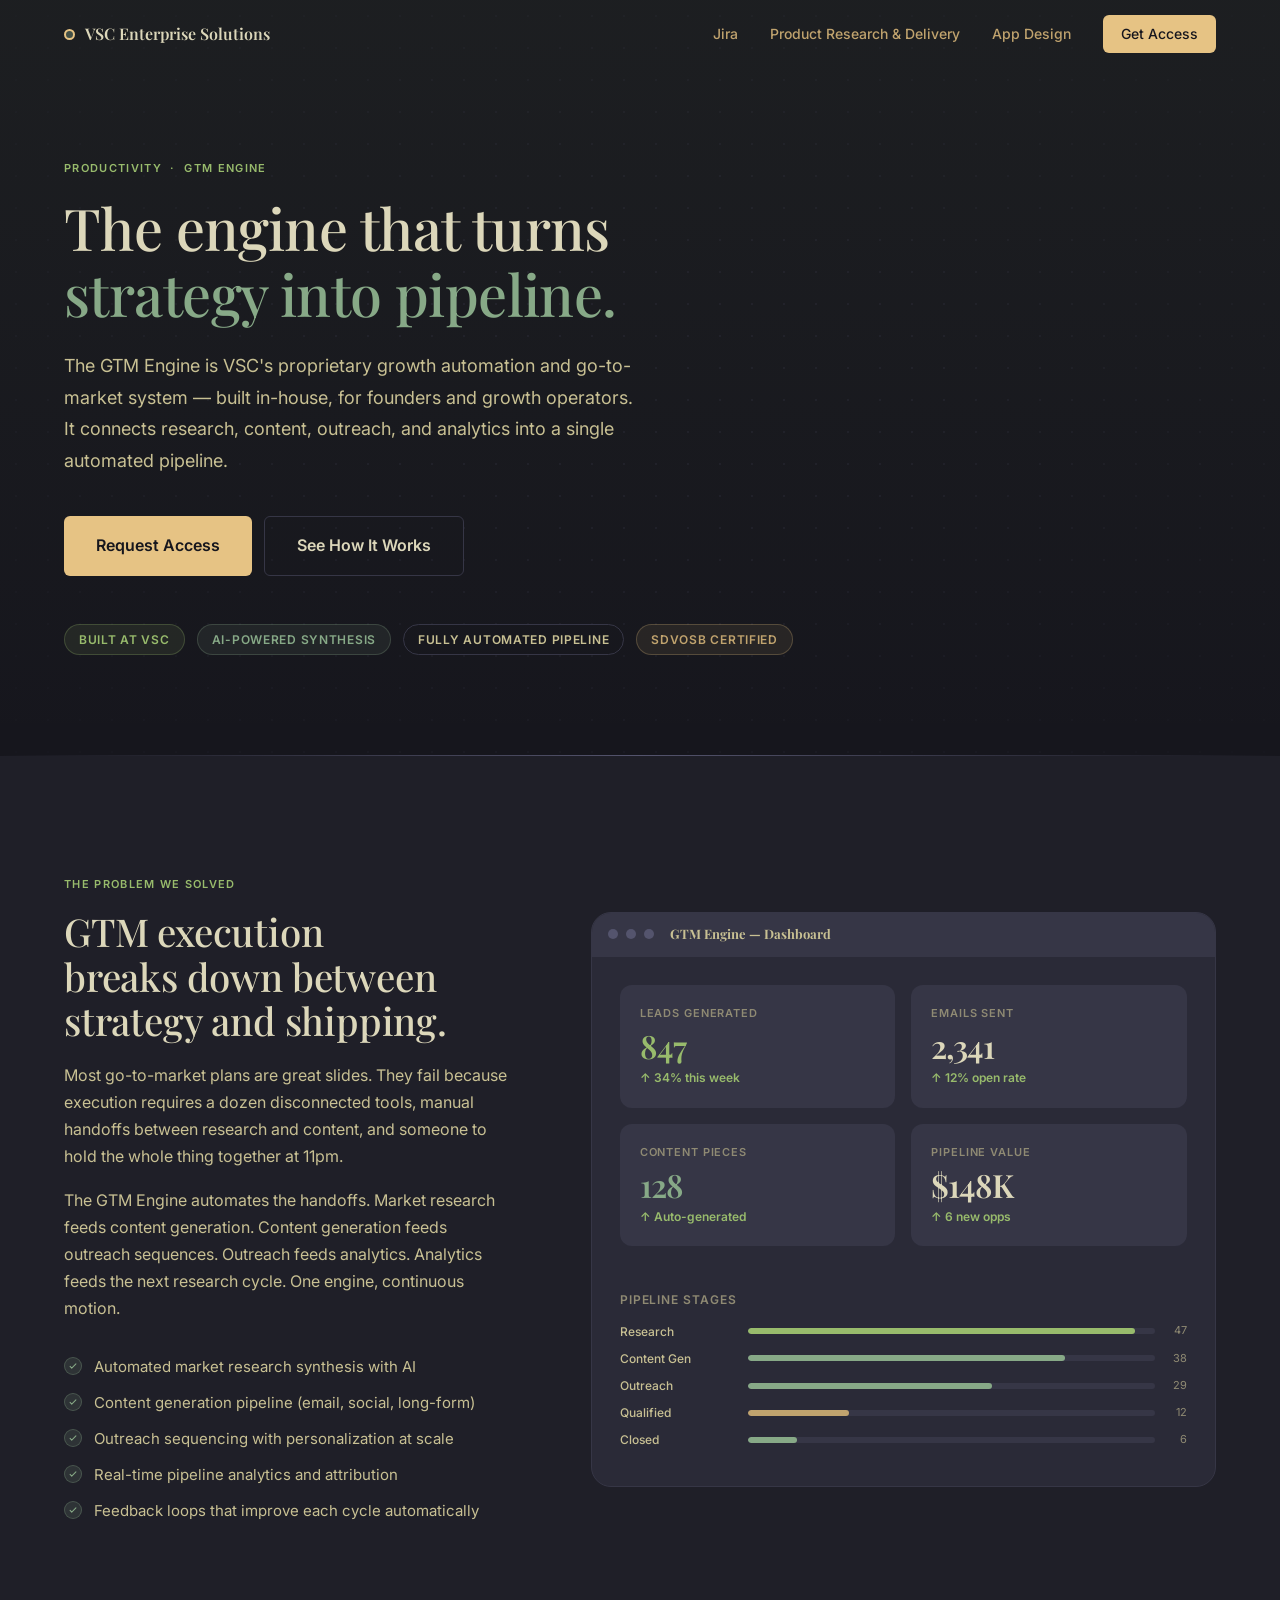
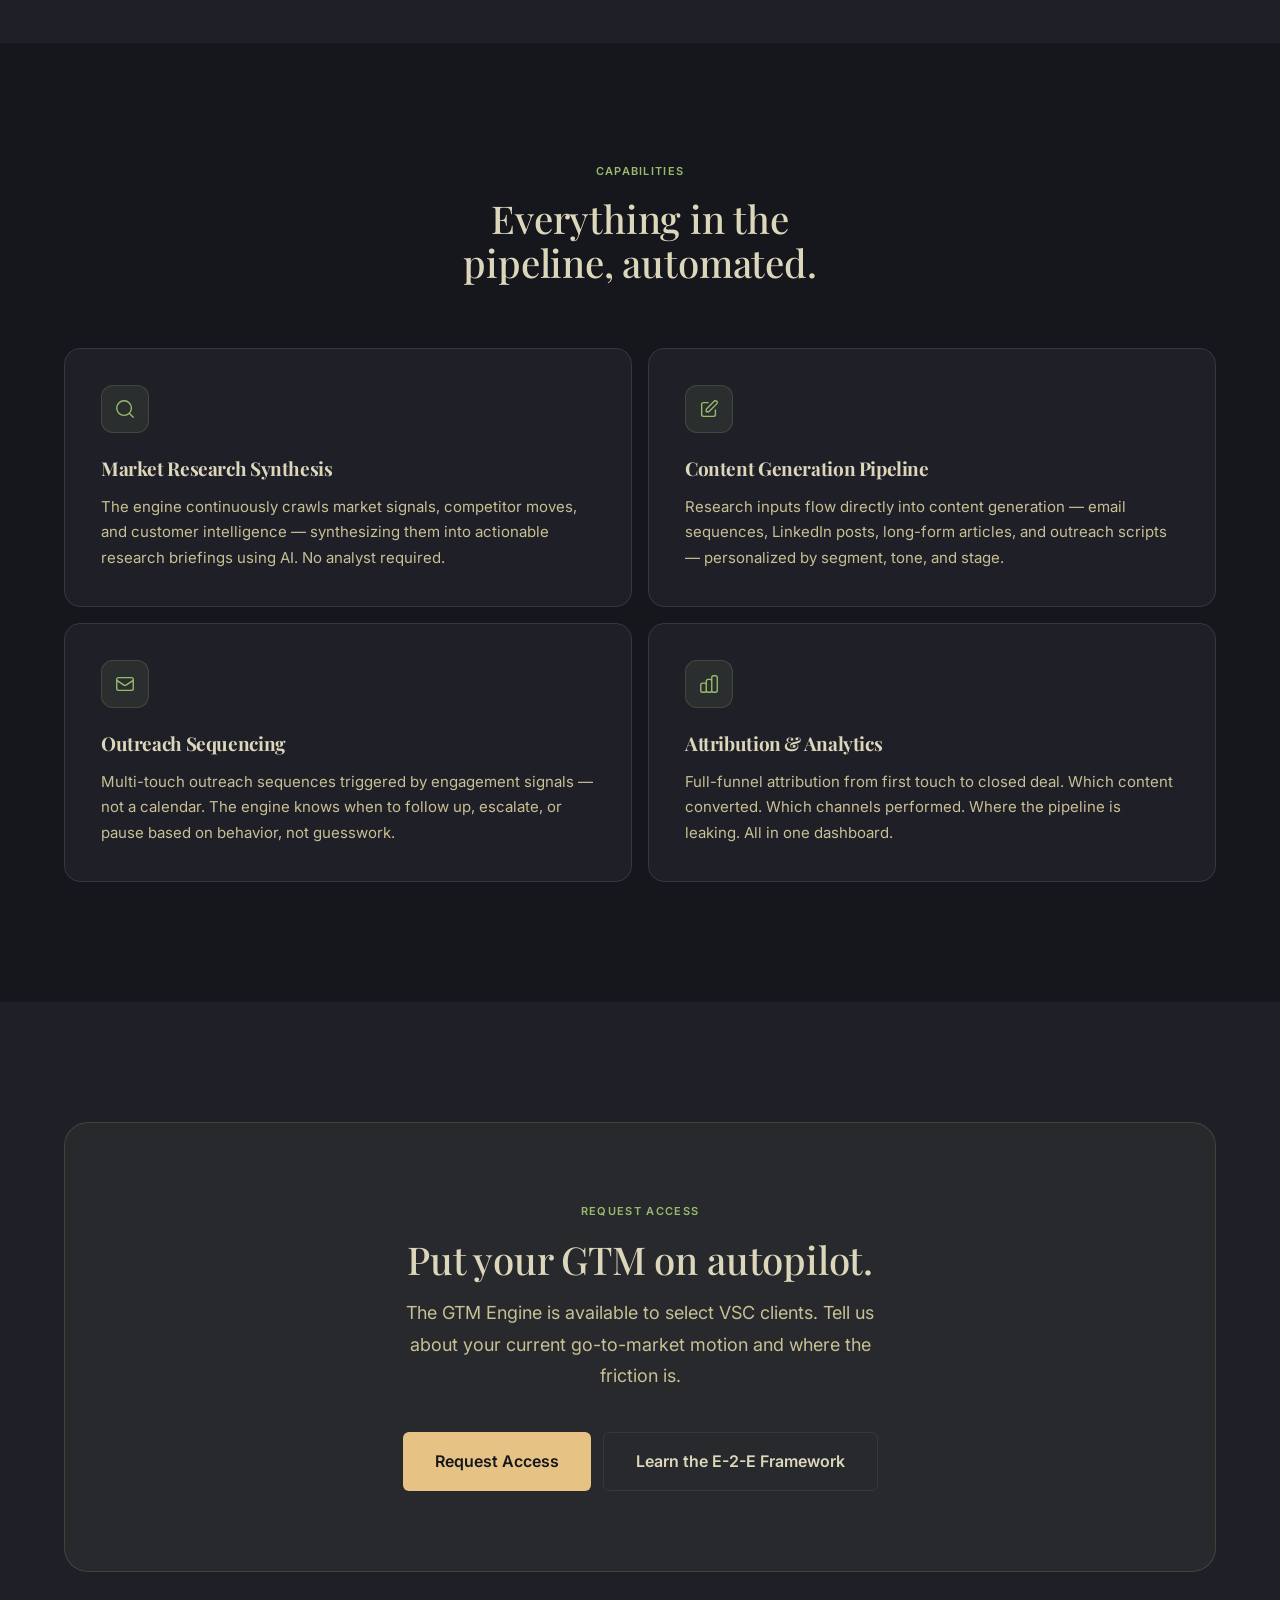
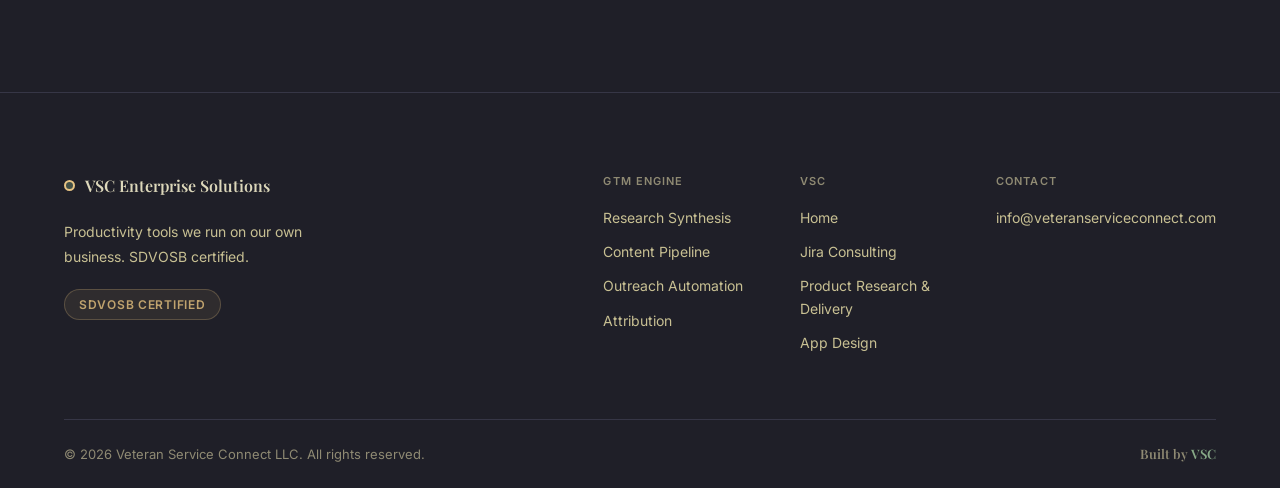
<file: productivity.html>
<!DOCTYPE html>
<html lang="en" data-page="productivity">
<head>
  <meta charset="UTF-8" />
  <meta name="viewport" content="width=device-width, initial-scale=1.0" />
  <meta name="description" content="VSC Productivity — The GTM Engine. VSC's in-house growth automation and productivity system for scaling businesses." />
  <title>Productivity — Veteran Service Connect</title>
  <link rel="icon" type="image/svg+xml" href="/assets/favicon.svg" />
  <link rel="preconnect" href="https://fonts.googleapis.com" />
  <link rel="preconnect" href="https://fonts.gstatic.com" crossorigin />
  <link href="https://fonts.googleapis.com/css2?family=Inter:wght@400;500;600;700&family=Playfair+Display:wght@500;600;700&family=JetBrains+Mono:wght@400;500&display=swap" rel="stylesheet" />
  <link rel="stylesheet" href="/css/styles.css?v=ink-1" />
  <style>
    .page-hero { background: linear-gradient(180deg, rgba(152,187,108,0.05) 0%, transparent 100%); }

    .feature-grid {
      display: grid;
      grid-template-columns: repeat(2, 1fr);
      gap: 16px;
    }
    .feature-card {
      background: var(--surface);
      border: 1px solid var(--border);
      border-radius: var(--r-lg);
      padding: 36px;
      transition: border-color 0.2s, transform 0.2s;
    }
    .feature-card:hover { border-color: rgba(152,187,108,0.3); transform: translateY(-2px); }
    .feature-card .icon-box { background: rgba(152,187,108,0.1); border-color: rgba(152,187,108,0.2); color: var(--color-ok); margin-bottom: 20px; }
    .feature-card h3 { font-family: var(--font-display); font-size: 19px; font-weight: 700; letter-spacing: -0.02em; margin-bottom: 10px; }
    .feature-card p { font-size: 15px; color: var(--text-2); line-height: 1.7; }

    /* GTM Engine dashboard mock */
    .gtm-dashboard {
      background: var(--surface-2);
      border: 1px solid var(--border);
      border-radius: 20px;
      overflow: hidden;
    }
    .gtm-bar {
      height: 44px;
      background: var(--surface-3);
      border-bottom: 1px solid var(--border);
      display: flex;
      align-items: center;
      padding: 0 16px;
      gap: 8px;
    }
    .gtm-bar-title { font-family: var(--font-display); font-size: 13px; font-weight: 700; color: var(--text-2); margin-left: 8px; }
    .wdot { width: 10px; height: 10px; border-radius: 50%; }
    .gtm-inner { padding: 28px; display: grid; grid-template-columns: 1fr 1fr; gap: 16px; }
    .gtm-metric {
      background: var(--surface-3);
      border-radius: var(--r-md);
      padding: 20px;
    }
    .gtm-metric-label { font-size: 11px; font-weight: 600; letter-spacing: 0.08em; text-transform: uppercase; color: var(--text-3); margin-bottom: 8px; }
    .gtm-metric-num { font-family: var(--font-display); font-size: 32px; font-weight: 600; letter-spacing: -0.03em; line-height: 1; }
    .gtm-metric-change { font-size: 12px; font-weight: 600; margin-top: 6px; }
    .gtm-metric-change.up { color: var(--color-ok); }
    .gtm-metric-change.down { color: var(--color-warn); }
    .gtm-pipeline { margin-top: 16px; padding: 0 28px 28px; }
    .gtm-pipeline-title { font-size: 12px; font-weight: 600; letter-spacing: 0.08em; text-transform: uppercase; color: var(--text-3); margin-bottom: 12px; }
    .gtm-stage-row { display: flex; gap: 8px; align-items: center; margin-bottom: 8px; }
    .gtm-stage-name { font-size: 12px; font-weight: 500; color: var(--text-2); width: 120px; flex-shrink: 0; }
    .gtm-stage-bar-track { flex: 1; height: 6px; background: var(--surface-3); border-radius: 3px; overflow: hidden; }
    .gtm-stage-fill { height: 100%; border-radius: 3px; }
    .gtm-stage-count { font-size: 11px; color: var(--text-3); width: 24px; text-align: right; flex-shrink: 0; }

    .philosophy-grid {
      display: grid;
      grid-template-columns: 1fr 1.4fr;
      gap: 80px;
      align-items: center;
    }

    @media (max-width: 900px) {
      .feature-grid { grid-template-columns: 1fr; }
      .gtm-inner { grid-template-columns: 1fr 1fr; }
      .philosophy-grid { grid-template-columns: 1fr; gap: 48px; }
    }
  </style>
</head>
<body>

  <header class="nav" id="nav">
    <div class="container nav-inner">
      <a href="/" class="nav-logo">
        <span class="coin" aria-hidden="true"></span><span class="nav-logo-text">VSC Enterprise Solutions</span>
        
      </a>
      <button class="nav-toggle" id="nav-toggle" aria-label="Toggle navigation">
        <span></span><span></span><span></span>
      </button>
      <nav class="nav-links" id="nav-links">
        <a href="/jira">Jira</a>
        <a href="/delivery">Product Research &amp; Delivery</a>
        <a href="/apps">App Design</a>
        
        <a href="#contact" class="btn btn-primary btn-sm">Get Access</a>
      </nav>
    </div>
  </header>

  <main>

    <section class="page-hero">
      <div class="orb orb-1" style="background:rgba(152,187,108,0.12);opacity:0.7;"></div>
      <div class="hero-dots" style="opacity:0.4"></div>
      <div class="container">
        <p class="eyebrow reveal" style="color:var(--color-ok)">Productivity &nbsp;·&nbsp; GTM Engine</p>
        <h1 class="display-l reveal reveal-delay-1" style="max-width:800px;margin-top:16px;margin-bottom:24px;">
          The engine that turns<br />
          <span style="color:var(--color-accent);">strategy into pipeline.</span>
        </h1>
        <p class="body-l reveal reveal-delay-2" style="color:var(--text-2);max-width:580px;margin-bottom:40px;">
          The GTM Engine is VSC's proprietary growth automation and go-to-market system — built in-house, for founders and growth operators. It connects research, content, outreach, and analytics into a single automated pipeline.
        </p>
        <div style="display:flex;gap:12px;flex-wrap:wrap;" class="reveal reveal-delay-3">
          <a href="#contact" class="btn btn-gradient btn-lg" style="background:var(--color-action-bg)">Request Access</a>
          <a href="#features" class="btn btn-ghost btn-lg">See How It Works</a>
        </div>
        <div style="margin-top:48px;display:flex;gap:12px;flex-wrap:wrap;" class="reveal reveal-delay-4">
          <span class="badge" style="background:rgba(152,187,108,0.1);border:1px solid rgba(152,187,108,0.25);color:var(--color-ok);">Built at VSC</span>
          <span class="badge badge-indigo">AI-Powered Synthesis</span>
          <span class="badge badge-outline">Fully Automated Pipeline</span>
          <span class="badge badge-gold">SDVOSB Certified</span>
        </div>
      </div>
    </section>

    <div class="glow-line"></div>

    <!-- PHILOSOPHY -->
    <section class="section section-dark">
      <div class="container">
        <div class="philosophy-grid">
          <div class="reveal">
            <p class="eyebrow" style="color:var(--color-ok);margin-bottom:16px;">The Problem We Solved</p>
            <h2 class="headline" style="margin-bottom:20px;">GTM execution breaks down between strategy and shipping.</h2>
            <p class="body" style="color:var(--text-2);margin-bottom:16px;">Most go-to-market plans are great slides. They fail because execution requires a dozen disconnected tools, manual handoffs between research and content, and someone to hold the whole thing together at 11pm.</p>
            <p class="body" style="color:var(--text-2);margin-bottom:32px;">The GTM Engine automates the handoffs. Market research feeds content generation. Content generation feeds outreach sequences. Outreach feeds analytics. Analytics feeds the next research cycle. One engine, continuous motion.</p>
            <ul class="checklist">
              <li>Automated market research synthesis with AI</li>
              <li>Content generation pipeline (email, social, long-form)</li>
              <li>Outreach sequencing with personalization at scale</li>
              <li>Real-time pipeline analytics and attribution</li>
              <li>Feedback loops that improve each cycle automatically</li>
            </ul>
          </div>
          <div class="reveal reveal-delay-2">
            <div class="gtm-dashboard">
              <div class="gtm-bar">
                <div class="wdot" style="background:var(--color-ink-4)"></div>
                <div class="wdot" style="background:var(--color-ink-4)"></div>
                <div class="wdot" style="background:var(--color-ink-4)"></div>
                <span class="gtm-bar-title">GTM Engine — Dashboard</span>
              </div>
              <div class="gtm-inner">
                <div class="gtm-metric">
                  <div class="gtm-metric-label">Leads Generated</div>
                  <div class="gtm-metric-num" style="color:var(--color-ok);">847</div>
                  <div class="gtm-metric-change up">↑ 34% this week</div>
                </div>
                <div class="gtm-metric">
                  <div class="gtm-metric-label">Emails Sent</div>
                  <div class="gtm-metric-num" style="color:var(--text)">2,341</div>
                  <div class="gtm-metric-change up">↑ 12% open rate</div>
                </div>
                <div class="gtm-metric">
                  <div class="gtm-metric-label">Content Pieces</div>
                  <div class="gtm-metric-num" style="color:var(--color-accent);">128</div>
                  <div class="gtm-metric-change up">↑ Auto-generated</div>
                </div>
                <div class="gtm-metric">
                  <div class="gtm-metric-label">Pipeline Value</div>
                  <div class="gtm-metric-num" style="color:var(--text)">$148K</div>
                  <div class="gtm-metric-change up">↑ 6 new opps</div>
                </div>
              </div>
              <div class="gtm-pipeline">
                <div class="gtm-pipeline-title">Pipeline Stages</div>
                <div class="gtm-stage-row">
                  <div class="gtm-stage-name">Research</div>
                  <div class="gtm-stage-bar-track"><div class="gtm-stage-fill" style="width:95%;background:var(--color-ok)"></div></div>
                  <div class="gtm-stage-count">47</div>
                </div>
                <div class="gtm-stage-row">
                  <div class="gtm-stage-name">Content Gen</div>
                  <div class="gtm-stage-bar-track"><div class="gtm-stage-fill" style="width:78%;background:var(--color-accent)"></div></div>
                  <div class="gtm-stage-count">38</div>
                </div>
                <div class="gtm-stage-row">
                  <div class="gtm-stage-name">Outreach</div>
                  <div class="gtm-stage-bar-track"><div class="gtm-stage-fill" style="width:60%;background:var(--color-accent)"></div></div>
                  <div class="gtm-stage-count">29</div>
                </div>
                <div class="gtm-stage-row">
                  <div class="gtm-stage-name">Qualified</div>
                  <div class="gtm-stage-bar-track"><div class="gtm-stage-fill" style="width:25%;background:var(--color-khaki)"></div></div>
                  <div class="gtm-stage-count">12</div>
                </div>
                <div class="gtm-stage-row">
                  <div class="gtm-stage-name">Closed</div>
                  <div class="gtm-stage-bar-track"><div class="gtm-stage-fill" style="width:12%;background:var(--color-accent)"></div></div>
                  <div class="gtm-stage-count">6</div>
                </div>
              </div>
            </div>
          </div>
        </div>
      </div>
    </section>

    <!-- FEATURES -->
    <section class="section" id="features">
      <div class="container">
        <div class="section-header centered reveal">
          <p class="eyebrow" style="color:var(--color-ok)">Capabilities</p>
          <h2 class="headline">Everything in the pipeline, automated.</h2>
        </div>
        <div class="feature-grid reveal reveal-delay-1">
          <div class="feature-card">
            <div class="icon-box">
              <svg width="22" height="22" fill="none" viewBox="0 0 24 24"><circle cx="11" cy="11" r="8" stroke="currentColor" stroke-width="1.5"/><path d="M21 21l-4.35-4.35" stroke="currentColor" stroke-width="1.5" stroke-linecap="round"/></svg>
            </div>
            <h3>Market Research Synthesis</h3>
            <p>The engine continuously crawls market signals, competitor moves, and customer intelligence — synthesizing them into actionable research briefings using AI. No analyst required.</p>
          </div>
          <div class="feature-card">
            <div class="icon-box">
              <svg width="22" height="22" fill="none" viewBox="0 0 24 24"><path d="M11 5H6a2 2 0 00-2 2v11a2 2 0 002 2h11a2 2 0 002-2v-5m-1.414-9.414a2 2 0 112.828 2.828L11.828 15H9v-2.828l8.586-8.586z" stroke="currentColor" stroke-width="1.5" stroke-linecap="round" stroke-linejoin="round"/></svg>
            </div>
            <h3>Content Generation Pipeline</h3>
            <p>Research inputs flow directly into content generation — email sequences, LinkedIn posts, long-form articles, and outreach scripts — personalized by segment, tone, and stage.</p>
          </div>
          <div class="feature-card">
            <div class="icon-box">
              <svg width="22" height="22" fill="none" viewBox="0 0 24 24"><path d="M3 8l7.89 5.26a2 2 0 002.22 0L21 8M5 19h14a2 2 0 002-2V7a2 2 0 00-2-2H5a2 2 0 00-2 2v10a2 2 0 002 2z" stroke="currentColor" stroke-width="1.5" stroke-linecap="round" stroke-linejoin="round"/></svg>
            </div>
            <h3>Outreach Sequencing</h3>
            <p>Multi-touch outreach sequences triggered by engagement signals — not a calendar. The engine knows when to follow up, escalate, or pause based on behavior, not guesswork.</p>
          </div>
          <div class="feature-card">
            <div class="icon-box">
              <svg width="22" height="22" fill="none" viewBox="0 0 24 24"><path d="M9 19v-6a2 2 0 00-2-2H5a2 2 0 00-2 2v6a2 2 0 002 2h2a2 2 0 002-2zm0 0V9a2 2 0 012-2h2a2 2 0 012 2v10m-6 0a2 2 0 002 2h2a2 2 0 002-2m0 0V5a2 2 0 012-2h2a2 2 0 012 2v14a2 2 0 01-2 2h-2a2 2 0 01-2-2z" stroke="currentColor" stroke-width="1.5" stroke-linecap="round" stroke-linejoin="round"/></svg>
            </div>
            <h3>Attribution &amp; Analytics</h3>
            <p>Full-funnel attribution from first touch to closed deal. Which content converted. Which channels performed. Where the pipeline is leaking. All in one dashboard.</p>
          </div>
        </div>
      </div>
    </section>

    <!-- CTA -->
    <section class="section section-dark" id="contact">
      <div class="container">
        <div style="background:rgba(152,187,108,0.07);border:1px solid rgba(152,187,108,0.2);border-radius:var(--r-xl);padding:80px;text-align:center;" class="reveal">
          <p class="eyebrow" style="color:var(--color-ok);margin-bottom:16px;">Request Access</p>
          <h2 class="headline" style="margin-bottom:16px;">Put your GTM on autopilot.</h2>
          <p class="body-l" style="color:var(--text-2);max-width:480px;margin:0 auto 40px;">
            The GTM Engine is available to select VSC clients. Tell us about your current go-to-market motion and where the friction is.
          </p>
          <div style="display:flex;gap:12px;justify-content:center;flex-wrap:wrap;">
            <a href="mailto:info@veteranserviceconnect.com?subject=GTM Engine Access" class="btn btn-gradient btn-lg" style="background:var(--color-action-bg)">Request Access</a>
            <a href="/businessconsulting" class="btn btn-ghost btn-lg">Learn the E-2-E Framework</a>
          </div>
        </div>
      </div>
    </section>

  </main>

  <footer class="footer">
    <div class="container">
      <div class="footer-inner">
        <div class="footer-brand">
          <a href="/" class="nav-logo"><span class="coin" aria-hidden="true"></span><span class="nav-logo-text">VSC Enterprise Solutions</span></a>
          <p>Productivity tools we run on our own business. SDVOSB certified.</p>
          <span class="badge badge-gold">SDVOSB Certified</span>
        </div>
        <div class="footer-links-grid">
          <div class="footer-col">
            <h4>GTM Engine</h4>
            <a href="#features">Research Synthesis</a>
            <a href="#features">Content Pipeline</a>
            <a href="#features">Outreach Automation</a>
            <a href="#features">Attribution</a>
          </div>
          <div class="footer-col">
            <h4>VSC</h4>
            <a href="/">Home</a>
            <a href="/jira">Jira Consulting</a>
            <a href="/delivery">Product Research &amp; Delivery</a>
            <a href="/apps">App Design</a>
          </div>
          <div class="footer-col">
            <h4>Contact</h4>
            <a href="mailto:info@veteranserviceconnect.com">info@veteranserviceconnect.com</a>
          </div>
        </div>
      </div>
      <div class="footer-bottom">
        <p>© 2026 Veteran Service Connect LLC. All rights reserved.</p>
        <div class="footer-built">Built by <span>VSC</span></div>
      </div>
    </div>
  </footer>

  <script src="/js/main.js?v=ink-1"></script>
</body>
</html>
</file>
<file: css/styles.css>
/* ================================================================
   Veteran Service Connect — VSC Ink
   Token source of truth: css/ink.css (VSC-INK v0.1.0)
   ================================================================ */

@import url('ink.css');
@import url('https://fonts.googleapis.com/css2?family=Inter:wght@300;400;500;600;700&family=Playfair+Display:wght@500;600;700&family=JetBrains+Mono:wght@400;500&display=swap');

/* ----------------------------------------------------------------
   LEGACY TOKEN MAP — existing rules resolve onto VSC-INK
   ---------------------------------------------------------------- */
:root {
  --bg:         var(--color-surface);
  --bg-2:       var(--color-ink-1);
  --surface:    var(--color-surface-raised);
  --surface-2:  var(--color-ink-2);
  --surface-3:  var(--color-ink-3);

  --border:       var(--color-border);
  --border-hover: var(--color-border-strong);
  --border-glow:  var(--color-border-strong);

  --a1: var(--color-accent);        /* was indigo — now sage (text/accent on ink only, LAW 1) */
  --a2: var(--color-accent);        /* was violet */
  --a3: var(--color-accent);        /* was pink */
  --gold: var(--color-khaki);
  --green: var(--color-ok);

  --text:   var(--color-text-primary);
  --text-2: var(--color-text-secondary);
  --text-3: var(--color-label-quiet);

  /* Gradients are retired: flat ink, one accent per context (LAW 3 keeps brass for actions) */
  --grad-brand: var(--color-panel);
  --grad-subtle: var(--color-ink-1);

  --font-display: 'Playfair Display', Georgia, 'Times New Roman', serif;
  --font-body:    'Inter', system-ui, sans-serif;
  --font-mono:    'JetBrains Mono', ui-monospace, 'SF Mono', monospace;

  --ease-spring: cubic-bezier(0.16, 1, 0.3, 1);
  --ease-out:    cubic-bezier(0.0, 0.0, 0.2, 1);

  --r-sm:  6px;
  --r-md:  12px;
  --r-lg:  16px;
  --r-xl:  24px;
  --r-full: 100px;

  --space: 8px;
}

/* ----------------------------------------------------------------
   RESET
   ---------------------------------------------------------------- */
*, *::before, *::after { box-sizing: border-box; margin: 0; padding: 0; }
html {
  scroll-behavior: smooth;
  -webkit-font-smoothing: antialiased;
  -moz-osx-font-smoothing: grayscale;
  text-rendering: optimizeLegibility;
}
body {
  font-family: var(--font-body);
  background: var(--bg);
  color: var(--text);
  font-size: 16px;
  line-height: 1.6;
  overflow-x: hidden;
}
img, svg { display: block; max-width: 100%; }
a { color: inherit; text-decoration: none; }
button { font-family: inherit; cursor: pointer; border: none; background: none; }
input, textarea, select { font-family: inherit; }
code, pre, kbd, samp { font-family: var(--font-mono); }
::selection { background: rgba(135,169,135,0.3); color: var(--text); }

/* Focus: brass, always visible (LAW 3 — focus is an action state) */
:focus-visible {
  outline: 2px solid var(--color-focus);
  outline-offset: 2px;
}

/* ----------------------------------------------------------------
   LAYOUT
   ---------------------------------------------------------------- */
.container {
  width: 100%;
  max-width: 1200px;
  margin: 0 auto;
  padding: 0 calc(var(--space) * 3);
}
.container--wide { max-width: 1400px; }
.container--narrow { max-width: 800px; }

/* ----------------------------------------------------------------
   TYPOGRAPHY
   ---------------------------------------------------------------- */
.display-xl {
  font-family: var(--font-display);
  font-size: clamp(52px, 7vw, 88px);
  font-weight: 500;
  line-height: 1.15;
  letter-spacing: -0.01em;
  text-wrap: balance;
}
.display-l {
  font-family: var(--font-display);
  font-size: clamp(38px, 4.5vw, 60px);
  font-weight: 500;
  line-height: 1.15;
  letter-spacing: -0.01em;
  text-wrap: balance;
}
.headline {
  font-family: var(--font-display);
  font-size: clamp(28px, 3vw, 40px);
  font-weight: 500;
  line-height: 1.15;
  letter-spacing: -0.005em;
  text-wrap: balance;
}
.headline-sm {
  font-family: var(--font-display);
  font-size: clamp(20px, 2.5vw, 28px);
  font-weight: 600;
  line-height: 1.2;
  letter-spacing: 0;
  text-wrap: balance;
}
.eyebrow {
  font-size: 11px;
  font-weight: 600;
  letter-spacing: 0.12em;
  text-transform: uppercase;
  color: var(--color-accent);
}
.body-l { font-size: 18px; line-height: 1.75; }
.body { font-size: 16px; line-height: 1.7; }
.body-sm { font-size: 14px; line-height: 1.65; }
.caption { font-size: 12px; line-height: 1.5; }

/* ----------------------------------------------------------------
   ACCENT TEXT (gradient text retired — flat sage on ink, LAW 1)
   ---------------------------------------------------------------- */
.grad-text {
  background: none;
  -webkit-text-fill-color: currentColor;
  color: var(--color-accent);
}
.grad-text-blue {
  background: none;
  -webkit-text-fill-color: currentColor;
  color: var(--color-accent);
}

/* ----------------------------------------------------------------
   BUTTONS
   ---------------------------------------------------------------- */
.btn {
  display: inline-flex;
  align-items: center;
  justify-content: center;
  gap: calc(var(--space) * 1);
  font-weight: 600;
  border-radius: var(--r-sm);
  transition: all 0.2s var(--ease-out);
  white-space: nowrap;
  position: relative;
  overflow: hidden;
}
.btn::after {
  content: '';
  position: absolute;
  inset: 0;
  opacity: 0;
  transition: opacity 0.2s;
}
.btn:hover::after { opacity: 1; }

/* Primary action — brass ground + ink text (LAW 3) */
.btn-primary {
  padding: 12px 24px;
  font-size: 15px;
  background: var(--color-action-bg);
  color: var(--color-action-text);
}
.btn-primary::after { background: rgba(22,22,29,0.06); }
.btn-primary:hover { transform: translateY(-1px); background: var(--color-action-bg-active); }

/* Legacy .btn-gradient is now the same brass action (gradients retired) */
.btn-gradient {
  padding: 13px 28px;
  font-size: 15px;
  background: var(--color-action-bg);
  color: var(--color-action-text);
  border: none;
}
.btn-gradient::after { background: rgba(22,22,29,0.06); }
.btn-gradient:hover { transform: translateY(-1px); background: var(--color-action-bg-active); }

.btn-ghost {
  padding: 12px 24px;
  font-size: 15px;
  color: var(--text);
  border: 1px solid var(--border);
  background: transparent;
}
.btn-ghost:hover { border-color: var(--border-hover); background: rgba(135,169,135,0.08); }

.btn-sm { padding: 8px 18px; font-size: 14px; }
.btn-lg { padding: 16px 32px; font-size: 16px; }
.btn-full { width: 100%; }

/* Arrow icon in button */
.btn-arrow::after {
  content: '→';
  font-family: var(--font-body);
  margin-left: 4px;
  transition: transform 0.2s;
}
.btn-arrow:hover::after { transform: translateX(4px); }

/* ----------------------------------------------------------------
   BADGES
   ---------------------------------------------------------------- */
.badge {
  display: inline-flex;
  align-items: center;
  gap: 6px;
  font-size: 12px;
  font-weight: 600;
  letter-spacing: 0.06em;
  text-transform: uppercase;
  padding: 5px 14px;
  border-radius: var(--r-full);
}
.badge-indigo {
  /* legacy name — renders sage on ink (LAW 1) */
  background: rgba(135,169,135,0.10);
  border: 1px solid rgba(135,169,135,0.25);
  color: var(--color-sage);
}
.badge-gold {
  /* khaki, not brass — brass is reserved for actions (LAW 3) */
  background: rgba(192,163,110,0.10);
  border: 1px solid rgba(192,163,110,0.30);
  color: var(--color-khaki);
}
.badge-green {
  background: rgba(152,187,108,0.10);
  border: 1px solid rgba(152,187,108,0.25);
  color: var(--color-ok);
}
.badge-outline {
  background: transparent;
  border: 1px solid var(--border);
  color: var(--text-2);
}

/* ----------------------------------------------------------------
   NAV
   ---------------------------------------------------------------- */
.nav {
  position: fixed;
  top: 0; left: 0; right: 0;
  z-index: 100;
  padding: 0;
  transition: background 0.3s, border-color 0.3s, backdrop-filter 0.3s;
}
.nav.scrolled {
  background: rgba(22,22,29,0.88);
  border-bottom: 1px solid var(--border);
  backdrop-filter: blur(20px);
  -webkit-backdrop-filter: blur(20px);
}
.nav-inner {
  display: flex;
  align-items: center;
  justify-content: space-between;
  height: 68px;
}
.nav-logo {
  display: flex;
  align-items: center;
  gap: 10px;
  text-decoration: none;
}
.nav-logo-mark {
  width: 32px;
  height: 32px;
  background: var(--color-panel);
  border-radius: 8px;
  display: flex;
  align-items: center;
  justify-content: center;
  font-family: var(--font-display);
  font-weight: 700;
  font-size: 14px;
  color: var(--color-paper);
  letter-spacing: -0.02em;
}
/* Coin — forest core, 2px brass ring. 11px total (LAW 6: ≤11px; LAW 7: family surfaces only) */
.coin {
  width: 11px;
  height: 11px;
  min-width: 11px;
  border-radius: 50%;
  background: var(--color-forest);
  border: 2px solid var(--color-brass);
  display: inline-block;
}
.nav-logo-text {
  font-family: var(--font-display);
  font-weight: 600;
  font-size: 16px;
  color: var(--text);
  letter-spacing: 0;
}
.nav-links {
  display: flex;
  align-items: center;
  gap: 32px;
}
.nav-links a {
  font-size: 14px;
  font-weight: 500;
  color: var(--color-khaki);
  transition: color 0.2s;
  position: relative;
}
.nav-links a:hover { color: var(--color-brass); }
.nav-links a.active { color: var(--color-brass); }
/* Brass CTA button in the nav keeps ink text (LAW 3), not khaki link color */
.nav-links a.btn-primary,
.nav-links a.btn-primary:hover { color: var(--color-action-text); }
.nav-links a.active::after {
  content: '';
  position: absolute;
  bottom: -4px;
  left: 0; right: 0;
  height: 1px;
  background: var(--color-brass);
}
.nav-toggle {
  display: none;
  flex-direction: column;
  gap: 5px;
  padding: 8px;
  border-radius: var(--r-sm);
  transition: background 0.2s;
}
.nav-toggle:hover { background: var(--surface); }
.nav-toggle span {
  display: block;
  width: 22px;
  height: 2px;
  background: var(--text);
  border-radius: 2px;
  transition: all 0.25s;
}

/* ----------------------------------------------------------------
   SECTIONS
   ---------------------------------------------------------------- */
.section { padding: 120px 0; }
.section-sm { padding: 80px 0; }
.section-dark { background: var(--bg-2); }
.section-surface { background: var(--surface); }

.section-header {
  margin-bottom: calc(var(--space) * 8);
}
.section-header.centered {
  text-align: center;
  max-width: 640px;
  margin-left: auto;
  margin-right: auto;
  margin-bottom: calc(var(--space) * 8);
}
.section-header .eyebrow { margin-bottom: calc(var(--space) * 2); }
.section-header .headline { margin-bottom: calc(var(--space) * 2); }
.section-header .body-l { color: var(--text-2); max-width: 540px; }
.section-header.centered .body-l { margin: 0 auto; }

/* ----------------------------------------------------------------
   CARDS
   ---------------------------------------------------------------- */
.card {
  background: var(--surface);
  border: 1px solid var(--border);
  border-radius: var(--r-lg);
  padding: calc(var(--space) * 4);
  transition: border-color 0.25s, transform 0.25s var(--ease-spring), box-shadow 0.25s;
}
.card:hover {
  border-color: var(--border-hover);
  transform: translateY(-3px);
  box-shadow: 0 16px 48px rgba(0,0,0,0.4);
}
.card-glass {
  background: var(--color-surface-raised);
  border: 1px solid var(--border);
  border-radius: var(--r-lg);
}
.card-gradient-border {
  /* legacy name — flat strong border, gradients retired */
  background: var(--surface);
  border: 1px solid var(--color-border-strong);
  border-radius: var(--r-lg);
}

/* ----------------------------------------------------------------
   ICON BOXES
   ---------------------------------------------------------------- */
.icon-box {
  width: 48px;
  height: 48px;
  border-radius: var(--r-md);
  display: flex;
  align-items: center;
  justify-content: center;
  color: var(--color-accent);
  background: rgba(135,169,135,0.10);
  border: 1px solid rgba(135,169,135,0.20);
  flex-shrink: 0;
}
.icon-box svg { width: 22px; height: 22px; }

/* ----------------------------------------------------------------
   HERO BASE
   ---------------------------------------------------------------- */
.hero {
  position: relative;
  min-height: 100svh;
  display: flex;
  align-items: center;
  padding: 120px 0 80px;
  overflow: hidden;
}

/* Dot grid background — quiet ink texture */
.hero-dots {
  position: absolute;
  inset: 0;
  background-image: radial-gradient(circle, rgba(84,84,109,0.35) 1px, transparent 1px);
  background-size: 32px 32px;
  pointer-events: none;
  mask-image: radial-gradient(ellipse 80% 80% at 50% 50%, black 30%, transparent 100%);
  -webkit-mask-image: radial-gradient(ellipse 80% 80% at 50% 50%, black 30%, transparent 100%);
}

/* Glow orbs retired — the system is flat ink */
.orb { display: none; }

/* Ribbon rail — service-derived insignia (LAW 6: ≤6px tall, narrower than a wordmark) */
.ribbon-rail {
  width: 52px;
  height: 6px;
  border-radius: 1.5px;
  background: linear-gradient(90deg, #425047 0 30%, #76946A 30% 55%, #E6C384 55% 70%, #C0A36E 70% 100%);
}

/* ----------------------------------------------------------------
   SCROLL REVEAL
   ---------------------------------------------------------------- */
.reveal {
  opacity: 0;
  transform: translateY(24px);
  transition: opacity 0.7s var(--ease-spring), transform 0.7s var(--ease-spring);
}
.reveal.revealed {
  opacity: 1;
  transform: translateY(0);
}
.reveal-delay-1 { transition-delay: 0.1s; }
.reveal-delay-2 { transition-delay: 0.2s; }
.reveal-delay-3 { transition-delay: 0.3s; }
.reveal-delay-4 { transition-delay: 0.4s; }
.reveal-delay-5 { transition-delay: 0.5s; }

/* ----------------------------------------------------------------
   DIVIDERS
   ---------------------------------------------------------------- */
.divider {
  width: 100%;
  height: 1px;
  background: linear-gradient(90deg, transparent, var(--border), transparent);
}
.glow-line {
  height: 1px;
  background: linear-gradient(90deg, transparent, var(--color-border-strong), transparent);
}

/* ----------------------------------------------------------------
   STATS ROW
   ---------------------------------------------------------------- */
.stats-row {
  display: flex;
  align-items: center;
  gap: 48px;
  flex-wrap: wrap;
}
.stat-item { text-align: left; }
.stat-num {
  font-family: var(--font-display);
  font-size: 40px;
  font-weight: 800;
  letter-spacing: -0.03em;
  color: var(--text);
  line-height: 1;
}
.stat-label {
  font-size: 13px;
  color: var(--text-3);
  margin-top: 4px;
  font-weight: 500;
}
.stat-divider {
  width: 1px;
  height: 48px;
  background: var(--border);
}

/* ----------------------------------------------------------------
   BENTO GRID
   ---------------------------------------------------------------- */
.bento {
  display: grid;
  grid-template-columns: repeat(12, 1fr);
  grid-auto-rows: min-content;
  gap: 16px;
}

/* ----------------------------------------------------------------
   PROCESS STEPS
   ---------------------------------------------------------------- */
.process-grid {
  display: grid;
  grid-template-columns: repeat(auto-fit, minmax(200px, 1fr));
  gap: 0;
  position: relative;
}
.process-grid::before {
  content: '';
  position: absolute;
  top: 32px;
  left: calc(50% / 5);
  right: calc(50% / 5);
  height: 1px;
  background: linear-gradient(90deg, transparent, var(--color-border-strong), transparent);
}
.process-step {
  padding: 32px 24px;
  position: relative;
  text-align: center;
}
.process-num {
  width: 48px;
  height: 48px;
  border-radius: 50%;
  background: var(--surface-2);
  border: 1px solid var(--border);
  display: flex;
  align-items: center;
  justify-content: center;
  font-family: var(--font-display);
  font-weight: 700;
  font-size: 16px;
  color: var(--color-accent);
  margin: 0 auto calc(var(--space) * 3);
  position: relative;
  z-index: 1;
}
.process-step h3 {
  font-family: var(--font-display);
  font-size: 16px;
  font-weight: 600;
  margin-bottom: calc(var(--space) * 1.5);
}
.process-step p {
  font-size: 14px;
  color: var(--text-2);
  line-height: 1.65;
}

/* ----------------------------------------------------------------
   PARTNER BADGE (text-based, no broken images)
   ---------------------------------------------------------------- */
.partner-wordmark {
  display: inline-flex;
  align-items: center;
  gap: 8px;
  padding: 10px 20px;
  border: 1px solid var(--border);
  border-radius: var(--r-full);
  font-size: 14px;
  font-weight: 600;
  color: var(--text-2);
  transition: border-color 0.2s, color 0.2s;
}
.partner-wordmark:hover { border-color: var(--border-hover); color: var(--text); }
.partner-wordmark .dot {
  width: 6px;
  height: 6px;
  border-radius: 50%;
  background: var(--color-accent);
}

/* ----------------------------------------------------------------
   CONTACT FORM
   ---------------------------------------------------------------- */
.form {
  display: flex;
  flex-direction: column;
  gap: 16px;
}
.form-row { display: grid; grid-template-columns: 1fr 1fr; gap: 16px; }
.form-group { display: flex; flex-direction: column; gap: 6px; }
.form-group label { font-size: 13px; font-weight: 500; color: var(--text-2); }
.form-group input,
.form-group select,
.form-group textarea {
  background: var(--surface-2);
  border: 1px solid var(--border);
  border-radius: var(--r-sm);
  color: var(--text);
  font-size: 15px;
  padding: 12px 16px;
  transition: border-color 0.2s, box-shadow 0.2s;
  outline: none;
  resize: vertical;
}
.form-group input::placeholder,
.form-group textarea::placeholder { color: var(--text-3); }
.form-group input:focus,
.form-group select:focus,
.form-group textarea:focus {
  border-color: var(--color-focus);
  box-shadow: 0 0 0 3px rgba(230,195,132,0.12);
}
.form-group select {
  appearance: none;
  background-image: url("data:image/svg+xml,%3Csvg xmlns='http://www.w3.org/2000/svg' width='16' height='16' fill='none' viewBox='0 0 24 24'%3E%3Cpath d='M6 9l6 6 6-6' stroke='%238F8A73' stroke-width='1.5' stroke-linecap='round' stroke-linejoin='round'/%3E%3C/svg%3E");
  background-repeat: no-repeat;
  background-position: right 14px center;
  cursor: pointer;
}
.form-note { font-size: 13px; color: var(--text-3); text-align: center; }

/* ----------------------------------------------------------------
   FOOTER
   ---------------------------------------------------------------- */
.footer {
  border-top: 1px solid var(--border);
  background: var(--bg-2);
  padding-top: 80px;
}
.footer-inner {
  display: grid;
  grid-template-columns: 1.5fr 2fr;
  gap: 80px;
  padding-bottom: 64px;
}
.footer-brand p {
  font-size: 14px;
  color: var(--text-2);
  line-height: 1.8;
  margin: 20px 0;
  max-width: 280px;
}
.footer-links-grid {
  display: grid;
  grid-template-columns: repeat(3, 1fr);
  gap: 40px;
}
.footer-col { display: flex; flex-direction: column; gap: 12px; }
.footer-col h4 {
  font-size: 11px;
  font-weight: 600;
  letter-spacing: 0.1em;
  text-transform: uppercase;
  color: var(--text-3);
  margin-bottom: 4px;
}
.footer-col a {
  font-size: 14px;
  color: var(--text-2);
  transition: color 0.2s;
}
.footer-col a:hover { color: var(--text); }
.footer-bottom {
  border-top: 1px solid var(--border);
  padding: 24px 0;
  display: flex;
  align-items: center;
  justify-content: space-between;
}
.footer-bottom p {
  font-size: 13px;
  color: var(--text-3);
}
.footer-built {
  font-size: 13px;
  color: var(--text-3);
  font-family: var(--font-display);
  font-weight: 600;
}
.footer-built span { color: var(--color-accent); }

/* ----------------------------------------------------------------
   FOOTER FAMILY STRIP — parent + ventures (LAW 7: coin lives here)
   ---------------------------------------------------------------- */
.family-strip {
  border-top: 1px solid var(--border);
  padding: 24px 0;
  display: flex;
  align-items: center;
  gap: 12px 32px;
  flex-wrap: wrap;
}
.family-strip-brand {
  display: inline-flex;
  align-items: center;
  gap: 10px;
  font-size: 13px;
  font-weight: 600;
  color: var(--text-2);
}
.family-link {
  display: inline-flex;
  align-items: center;
  gap: 8px;
  font-size: 13px;
  color: var(--text-2);
  transition: color 0.2s;
}
.family-link:hover { color: var(--text); }
.family-link strong { font-weight: 600; color: var(--text); }
.venture-dot {
  width: 10px;
  height: 10px;
  min-width: 10px;
  border-radius: 50%;
  display: inline-block;
}
.venture-dot--stillwater { background: var(--color-wave-aqua); }
.venture-dot--naera { background: var(--color-terracotta); }
.family-strip-cert {
  font-size: 12px;
  color: var(--color-label-quiet);
  width: 100%;
  margin-top: 4px;
}

/* ----------------------------------------------------------------
   PAGE-SPECIFIC — SUB-PAGE HERO
   ---------------------------------------------------------------- */
.page-hero {
  padding: 160px 0 100px;
  position: relative;
  overflow: hidden;
}
.page-hero .eyebrow { margin-bottom: 16px; }

/* Service tag colors — one accent per context: consulting pages read sage */
[data-page="jira"] .page-accent { color: var(--color-accent); }
[data-page="businessconsulting"] .page-accent { color: var(--color-accent); }
[data-page="mobileappdesign"] .page-accent { color: var(--color-accent); }
[data-page="productivity"] .page-accent { color: var(--color-accent); }

/* ----------------------------------------------------------------
   ROUTING DOORS (homepage, after hero)
   ---------------------------------------------------------------- */
.doors {
  display: grid;
  grid-template-columns: repeat(3, 1fr);
  gap: 16px;
}
.door-card {
  display: flex;
  flex-direction: column;
  gap: 10px;
  background: var(--color-surface-raised);
  border: 1px solid var(--border);
  border-radius: var(--radius-lg);
  padding: 28px;
  transition: border-color 0.25s, transform 0.25s var(--ease-spring);
}
.door-card:hover {
  border-color: var(--border-hover);
  transform: translateY(-2px);
}
.door-card .door-label {
  display: inline-flex;
  align-items: center;
  gap: 8px;
  font-size: 11px;
  font-weight: 600;
  letter-spacing: 0.1em;
  text-transform: uppercase;
  color: var(--color-label-quiet);
}
.door-card h3 {
  font-family: var(--font-display);
  font-size: 20px;
  font-weight: 600;
  line-height: 1.25;
  color: var(--text);
}
.door-card p {
  font-size: 14px;
  color: var(--text-2);
  line-height: 1.6;
}
.door-card .door-arrow {
  margin-top: auto;
  padding-top: 8px;
  font-size: 14px;
  font-weight: 600;
  color: var(--color-accent);
}
@media (max-width: 900px) {
  .doors { grid-template-columns: 1fr; }
}

/* ----------------------------------------------------------------
   VETERAN-OWNED PANEL — forest ground (LAW 2: fujiWhite or brass
   text only; never sage text here)
   ---------------------------------------------------------------- */
.veteran-panel {
  background: var(--color-panel);
  border: 1px solid var(--color-forest-deep);
  border-radius: var(--radius-lg);
  padding: 48px;
  max-width: 860px;
}
.veteran-panel .panel-label {
  display: inline-flex;
  align-items: center;
  gap: 10px;
  font-size: 11px;
  font-weight: 600;
  letter-spacing: 0.12em;
  text-transform: uppercase;
  color: var(--color-brass);
  margin-bottom: 16px;
}
.veteran-panel h2 {
  font-family: var(--font-display);
  font-size: clamp(24px, 2.5vw, 32px);
  font-weight: 500;
  line-height: 1.15;
  text-wrap: balance;
  color: var(--color-paper);
  margin-bottom: 16px;
}
.veteran-panel p {
  font-size: 16px;
  line-height: 1.7;
  color: var(--color-paper);
  max-width: 640px;
  margin-bottom: 28px;
}
@media (max-width: 768px) {
  .veteran-panel { padding: 32px 24px; }
}

/* ----------------------------------------------------------------
   PRODUCT SHOWCASE
   ---------------------------------------------------------------- */
.product-frame {
  background: var(--surface-2);
  border: 1px solid var(--border);
  border-radius: 20px;
  overflow: hidden;
  position: relative;
}
.product-frame-bar {
  height: 44px;
  background: var(--surface-3);
  border-bottom: 1px solid var(--border);
  display: flex;
  align-items: center;
  padding: 0 16px;
  gap: 8px;
}
.product-frame-dot {
  width: 10px;
  height: 10px;
  border-radius: 50%;
}
.product-frame-dot:nth-child(1) { background: var(--color-ink-4); }
.product-frame-dot:nth-child(2) { background: var(--color-ink-4); }
.product-frame-dot:nth-child(3) { background: var(--color-ink-4); }
.product-frame-content {
  padding: 24px;
  min-height: 200px;
}

/* ----------------------------------------------------------------
   CHECKLIST
   ---------------------------------------------------------------- */
.checklist { list-style: none; display: flex; flex-direction: column; gap: 12px; }
.checklist li {
  display: flex;
  align-items: flex-start;
  gap: 12px;
  font-size: 15px;
  color: var(--text-2);
}
.checklist li::before {
  content: '';
  width: 18px;
  height: 18px;
  min-width: 18px;
  border-radius: 50%;
  background: rgba(135,169,135,0.15);
  border: 1px solid rgba(135,169,135,0.30);
  background-image: url("data:image/svg+xml,%3Csvg xmlns='http://www.w3.org/2000/svg' width='10' height='10' fill='none' viewBox='0 0 24 24'%3E%3Cpath d='M5 13l4 4L19 7' stroke='%2387A987' stroke-width='2.5' stroke-linecap='round' stroke-linejoin='round'/%3E%3C/svg%3E");
  background-repeat: no-repeat;
  background-position: center;
  margin-top: 2px;
}

/* ----------------------------------------------------------------
   RESPONSIVE
   ---------------------------------------------------------------- */
@media (max-width: 1024px) {
  .stats-row { gap: 32px; }
  .footer-inner { grid-template-columns: 1fr; gap: 48px; }
}

@media (max-width: 768px) {
  .section { padding: 80px 0; }
  .page-hero { padding: 120px 0 80px; }

  .nav-links {
    display: none;
    position: fixed;
    top: 68px; left: 0; right: 0;
    background: rgba(22,22,29,0.97);
    backdrop-filter: blur(20px);
    border-bottom: 1px solid var(--border);
    flex-direction: column;
    align-items: flex-start;
    padding: 24px;
    gap: 20px;
  }
  .nav-links.open { display: flex; }
  .nav-toggle { display: flex; }

  .stats-row { gap: 24px; }
  .stat-divider { display: none; }
  .form-row { grid-template-columns: 1fr; }
  .footer-links-grid { grid-template-columns: 1fr 1fr; }
  .process-grid::before { display: none; }
  .footer-bottom { flex-direction: column; gap: 12px; text-align: center; }
}

@media (max-width: 480px) {
  .hero-cta-group { flex-direction: column; }
  .footer-links-grid { grid-template-columns: 1fr; }
}

/* ----------------------------------------------------------------
   REDUCED MOTION
   ---------------------------------------------------------------- */
@media (prefers-reduced-motion: reduce) {
  html { scroll-behavior: auto; }
  *, *::before, *::after {
    animation-duration: 0.01ms !important;
    animation-iteration-count: 1 !important;
    transition-duration: 0.01ms !important;
  }
  .reveal { opacity: 1; transform: none; }
}
</file>
